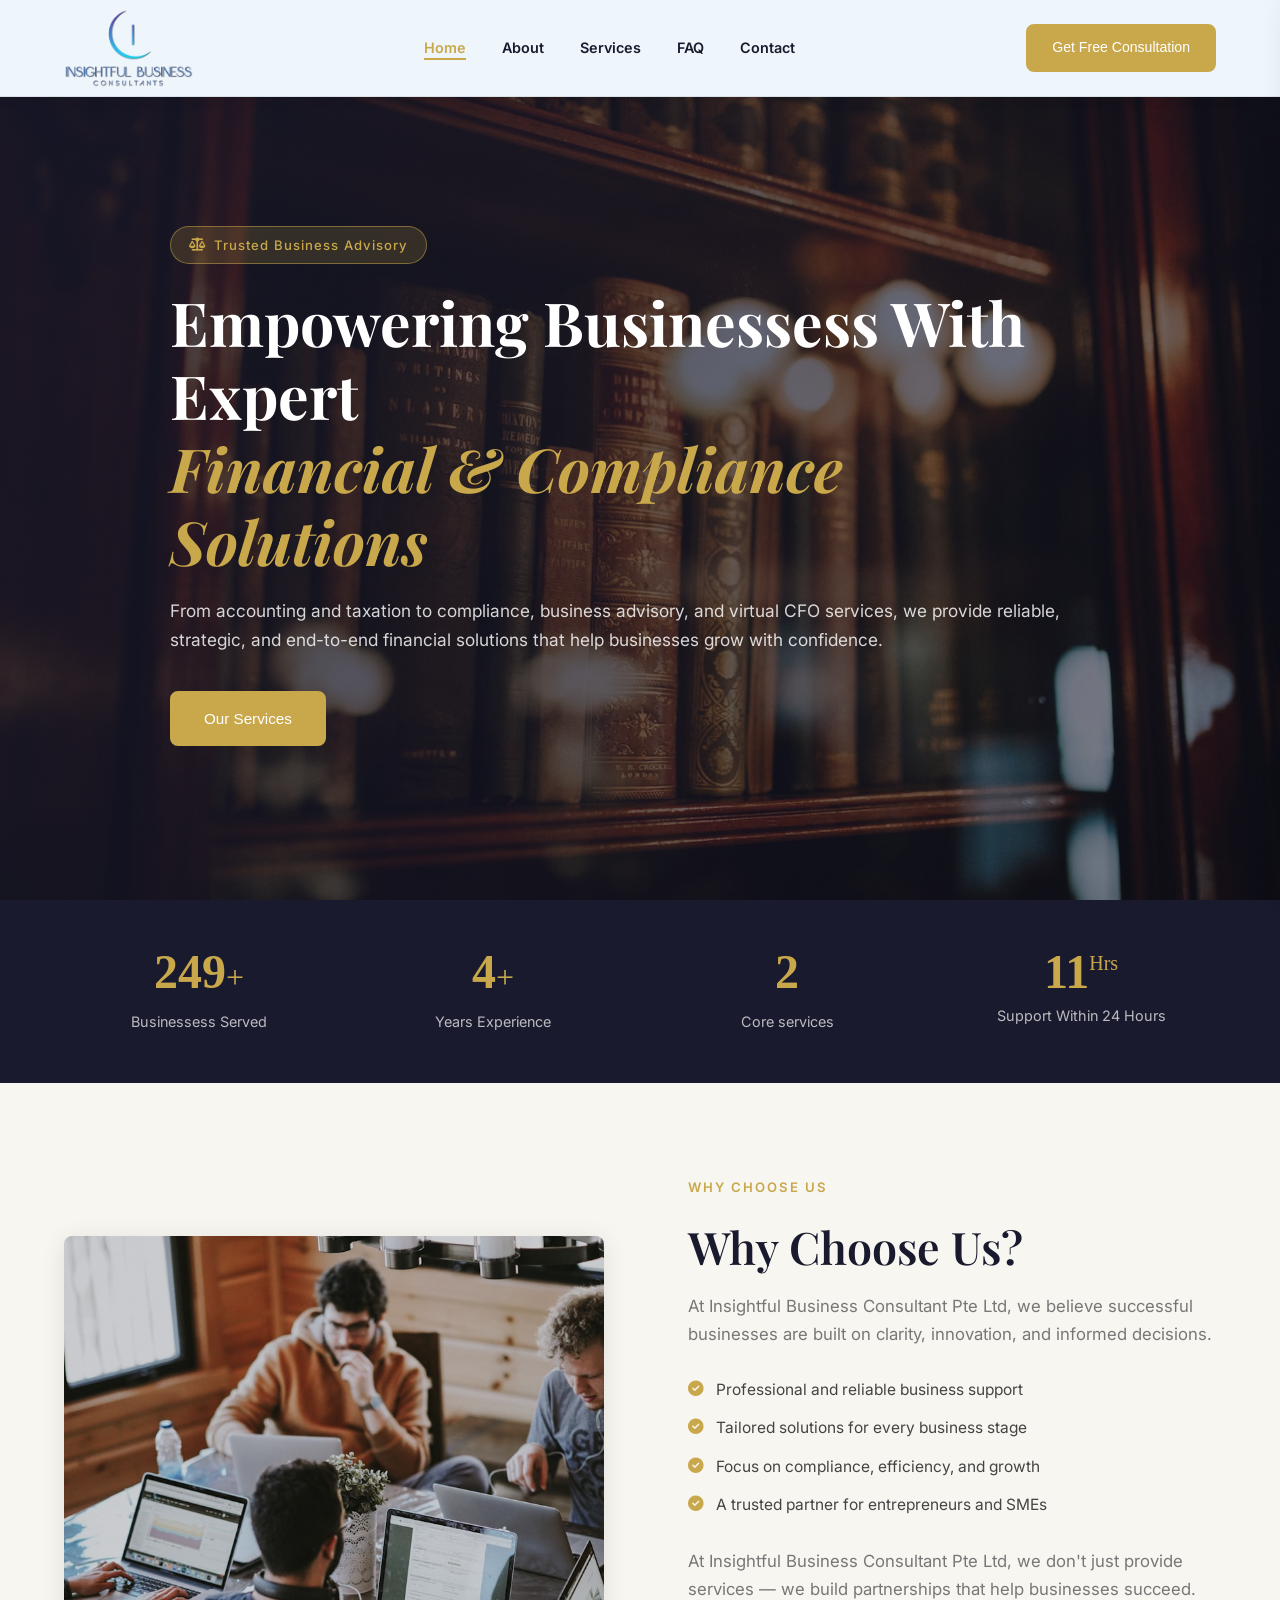
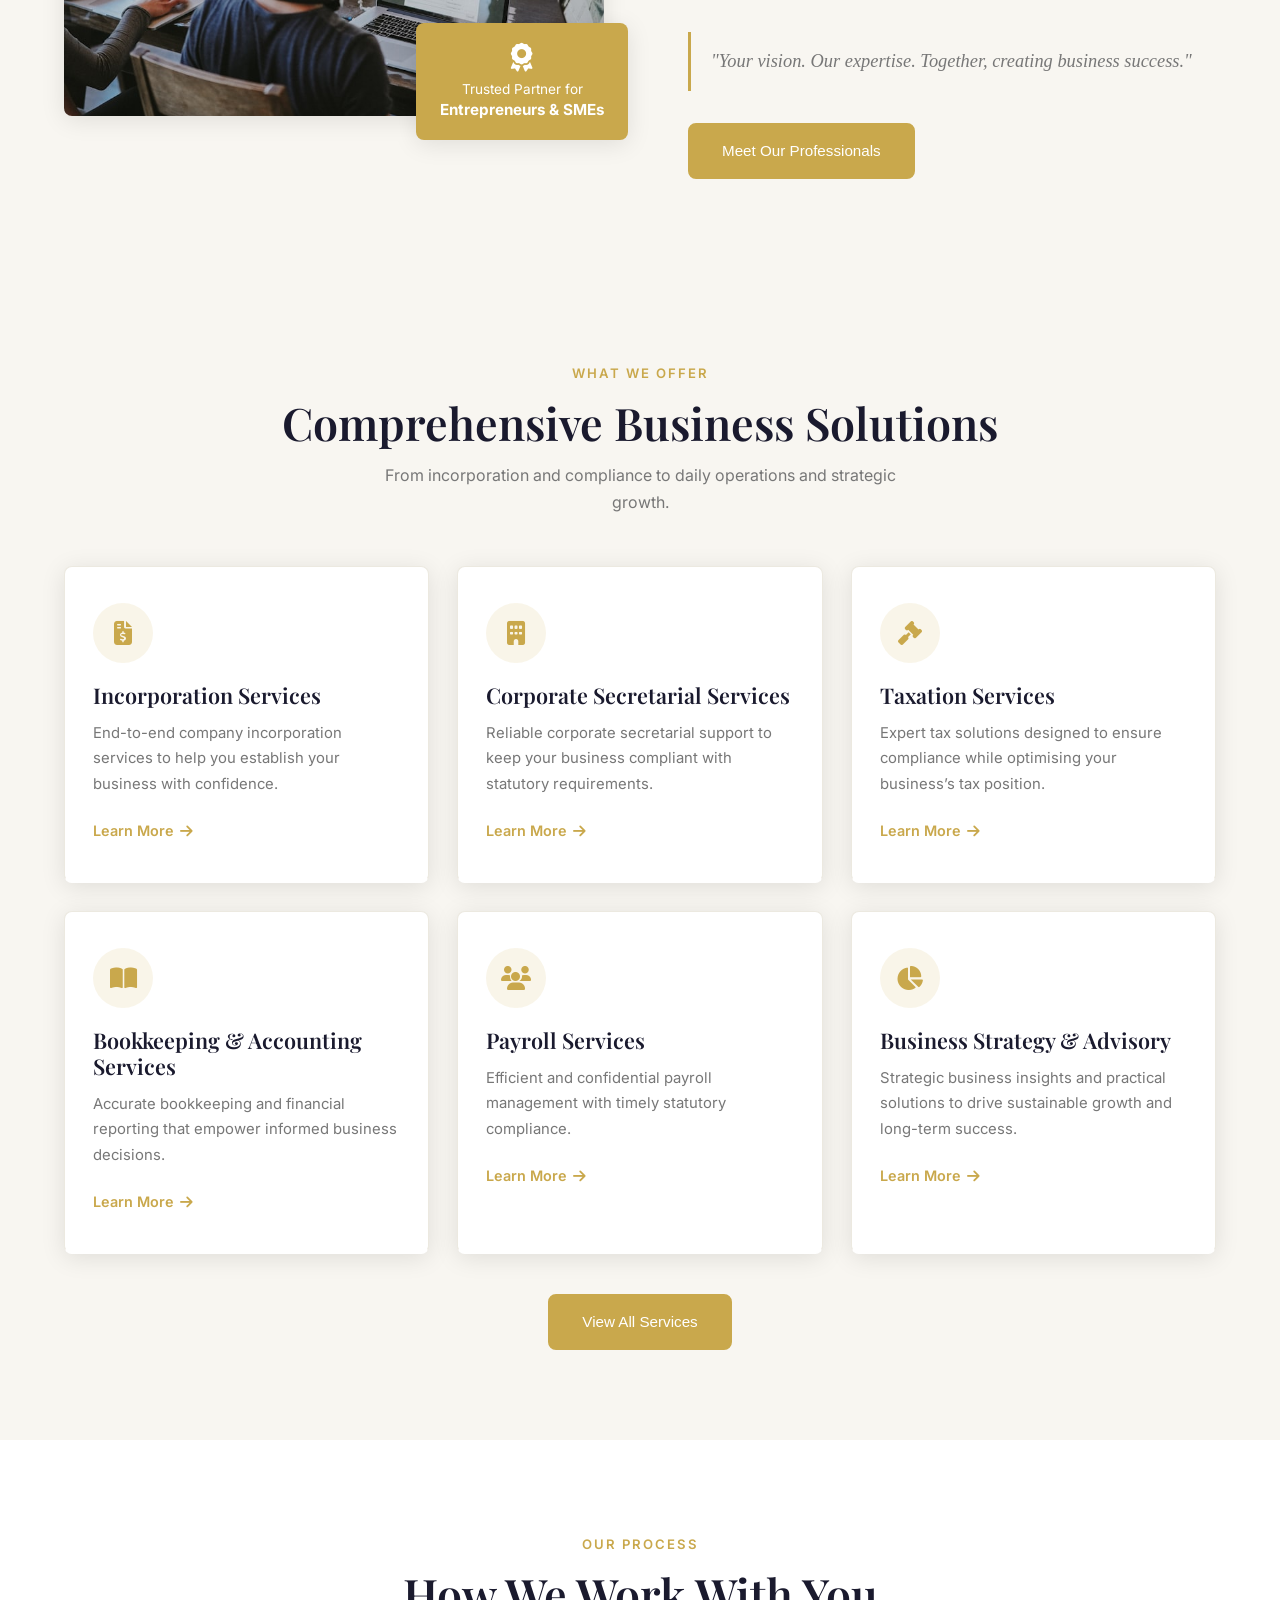
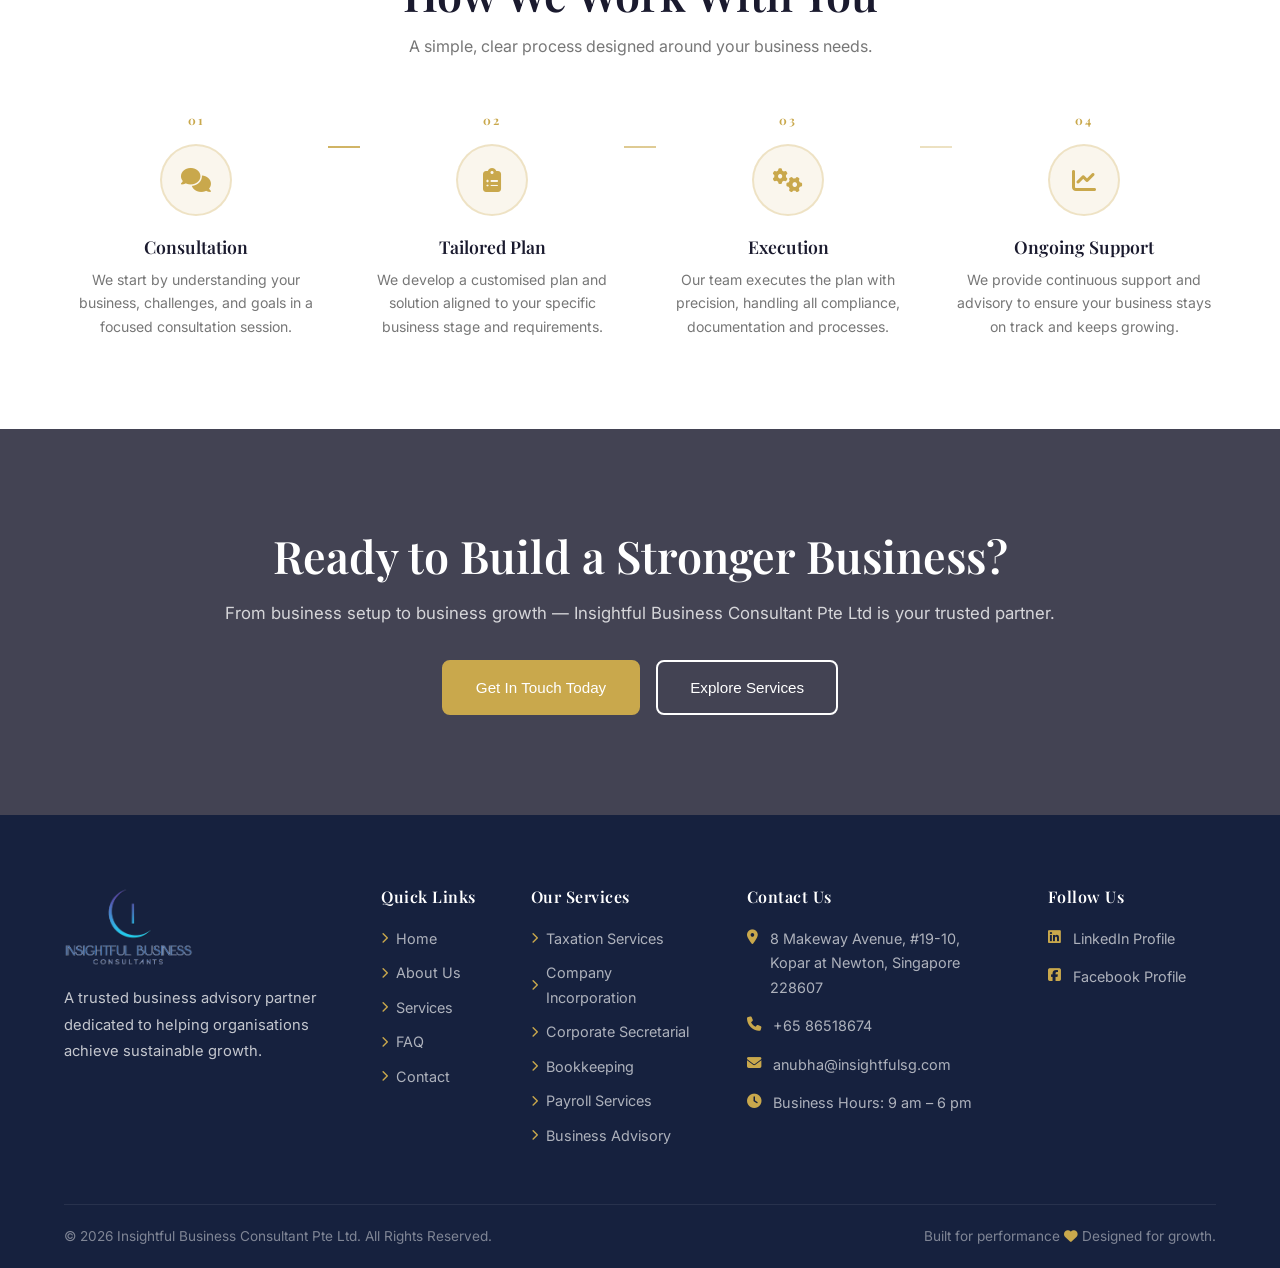
<file: index.html>
<!DOCTYPE html>
<html lang="en">
    <head>
        <meta charset="UTF-8">
        <meta name="viewport" content="width=device-width, initial-scale=1.0">
        <!-- Primary Meta Tags -->
        <title>Insightful Business Consultant | Corporate Strategy & Advisory
            Singapore</title>

        <!-- Favicon -->
        <link rel="icon" type="image/x-icon" href="images/favicon.ico">

        <!-- PNG Favicons -->
        <link rel="icon" type="image/png" sizes="32x32"
            href="images/favicon.png">

        <!-- Apple Touch Icon -->
        <link rel="apple-touch-icon" sizes="180x180"
            href="images/favicon.png">

        <link rel="preconnect" href="https://fonts.googleapis.com">
        <link rel="preconnect" href="https://fonts.gstatic.com" crossorigin>
        <link
            href="https://fonts.googleapis.com/css2?family=Inter:wght@300;400;500;600;700&family=Playfair+Display:ital,wght@0,600;0,700;1,600&display=swap"
            rel="stylesheet">
        <link rel="stylesheet"
            href="https://cdnjs.cloudflare.com/ajax/libs/font-awesome/6.5.0/css/all.min.css">
        <link rel="stylesheet"
            href="css/slick.css">
        <!-- AOS - Animate On Scroll CSS -->
        <link rel="stylesheet"
            href="css/aos.css">
        <link rel="stylesheet" href="css/style.css">
        <link rel="stylesheet" href="css/responsive.css">
    </head>
    <body>

        <!-- ===== HEADER ===== -->
        <header class="site-header" id="siteHeader" data-aos="fade-down"
            data-aos-duration="600" data-aos-once="true">
            <div class="container header-inner">
                <a href="https://sukantabyabortta.github.io/insightfulsg"
                    class="logo">
                    <img src="images/logo3.png"
                        alt="Insightful Business Consultant"
                        onerror="this.style.display='none'; this.nextElementSibling.style.display='flex'">
                    <span
                        class="logo-text-fallback">Insightful<span>BC</span></span>
                </a>
                <nav class="main-nav" id="mainNav">
                    <ul class="nav-list">
                        <li><a
                                href="https://sukantabyabortta.github.io/insightfulsg"
                                class="nav-link active">Home</a></li>
                        <li><a href="about.html" class="nav-link">About</a></li>
                        <li><a href="services.html"
                                class="nav-link">Services</a></li>
                        <li><a href="faq.html"
                                class="nav-link">FAQ</a></li>
                        <li><a href="contact.html"
                                class="nav-link">Contact</a></li>
                    </ul>
                </nav>
                <a href="contact.html" class="btn btn-primary header-cta">Get
                    Free
                    Consultation</a>
                <button class="hamburger" id="hamburger"
                    aria-label="Toggle menu">
                    <span></span><span></span><span></span>
                </button>
            </div>
            <div class="mobile-nav-overlay" id="mobileNavOverlay"></div>
            <nav class="mobile-nav" id="mobileNav">
                <button class="mobile-nav-close" id="mobileNavClose"><i
                        class="fa fa-times"></i></button>
                <ul class="mobile-nav-list">
                    <li><a
                            href="https://sukantabyabortta.github.io/insightfulsg"
                            class="active">Home</a></li>
                    <li><a href="about.html">About</a></li>
                    <li><a href="services.html">Services</a></li>
                    <li><a href="faq.html">FAQ</a></li>
                    <li><a href="contact.html">Contact</a></li>
                </ul>
                <a href="contact.html" class="btn btn-primary mobile-cta">Get
                    Free
                    Consultation</a>
            </nav>
        </header>

        <main>

            <!-- ===== HERO ===== -->
            <section class="hero-section">
                <div class="hero-slider" id="heroSlider">
                    <div class="hero-slide"
                        style="background-image: url('images/hero-slide-1-business-advisory.jpg');">
                        <div class="hero-overlay"></div>
                        <div class="container hero-content">
                            <span class="hero-badge" data-aos="fade-down"
                                data-aos-duration="800"><i
                                    class="fa fa-balance-scale"></i> Trusted
                                Business Advisory</span>
                            <h1 data-aos="fade-up" data-aos-duration="800"
                                data-aos-delay="100">Empowering Businessess With
                                Expert <br><em>Financial & Compliance
                                    Solutions</em></h1>
                            <p data-aos="fade-up" data-aos-duration="800"
                                data-aos-delay="200">From accounting and
                                taxation to compliance, business advisory, and
                                virtual CFO services, we provide reliable,
                                strategic, and end-to-end financial solutions
                                that help businesses grow with confidence.</p>
                            <div class="hero-btns" data-aos="fade-up"
                                data-aos-duration="800" data-aos-delay="300">
                                <!-- <a href="contact.html"
                                    class="btn btn-primary">Get Free
                                    Consultation</a> -->
                                <a href="services.html"
                                    class="btn btn-primary">Our Services</a>
                            </div>
                        </div>
                    </div>
                    <!-- <div class="hero-slide"
                        style="background-image: url('images/hero-slide-2-team-meeting.jpg');">
                        <div class="hero-overlay"></div>
                        <div class="container hero-content">
                            <span class="hero-badge" data-aos="fade-down"
                                data-aos-duration="800"><i
                                    class="fa fa-handshake"></i> Compliance
                                &amp; Growth</span>
                            <h1 data-aos="fade-up" data-aos-duration="800"
                                data-aos-delay="100">Transforming
                                Insights<br><em>Into
                                    Strategies.</em></h1>
                            <p data-aos="fade-up" data-aos-duration="800"
                                data-aos-delay="200">From business setup to
                                strategic growth &mdash;
                                we are your trusted partner every step of the
                                way.</p>
                            <div class="hero-btns" data-aos="fade-up"
                                data-aos-duration="800" data-aos-delay="300">
                                <a href="about.html"
                                    class="btn btn-primary">About Us</a>
                                <a href="contact.html"
                                    class="btn btn-outline">Get In Touch</a>
                            </div>
                        </div>
                    </div>
                    <div class="hero-slide"
                        style="background-image: url('images/hero-slide-3-entrepreneur.jpg');">
                        <div class="hero-overlay"></div>
                        <div class="container hero-content">
                            <span class="hero-badge" data-aos="fade-down"
                                data-aos-duration="800"><i
                                    class="fa fa-chart-line"></i> SME
                                Specialists</span>
                            <h1 data-aos="fade-up" data-aos-duration="800"
                                data-aos-delay="100">Built for
                                Entrepreneurs<br><em>&amp;
                                    SMEs.</em></h1>
                            <p data-aos="fade-up" data-aos-duration="800"
                                data-aos-delay="200">Tailored solutions for
                                every business stage
                                &mdash; compliance, efficiency, and growth in
                                one place.</p>
                            <div class="hero-btns" data-aos="fade-up"
                                data-aos-duration="800" data-aos-delay="300">
                                <a href="services.html"
                                    class="btn btn-primary">Explore Services</a>
                                <a href="about.html"
                                    class="btn btn-outline">Learn More</a>
                            </div>
                        </div>
                    </div> -->
                </div>
            </section>

            <!-- ===== TRUST BAR ===== -->
            <!-- <section class="trust-bar" data-aos="fade-up"
                data-aos-duration="600">
                <div class="container trust-bar-grid">
                    <div class="trust-item" data-aos="fade-up"
                        data-aos-duration="700">
                        <i class="fa fa-shield-halved"></i>
                        <span>Professional &amp; Reliable</span>
                    </div>
                    <div class="trust-item" data-aos="fade-up"
                        data-aos-duration="700" data-aos-delay="100">
                        <i class="fa fa-handshake"></i>
                        <span>Trusted by Entrepreneurs &amp; SMEs</span>
                    </div>
                    <div class="trust-item" data-aos="fade-up"
                        data-aos-duration="700" data-aos-delay="200">
                        <i class="fa fa-scale-balanced"></i>
                        <span>Compliance Focused</span>
                    </div>
                    <div class="trust-item" data-aos="fade-up"
                        data-aos-duration="700" data-aos-delay="300">
                        <i class="fa fa-chart-line"></i>
                        <span>Growth Driven Solutions</span>
                    </div>
                </div>
            </section> -->

            <!-- ===== STATS ===== -->
            <section class="stats-bar">
                <div class="container stats-grid">
                    <div class="stat-item" data-aos="zoom-in"
                        data-aos-duration="700">
                        <span class="stat-num" data-count="500">0</span><span
                            class="stat-suffix">+</span>
                        <p>Businessess Served</p>
                    </div>
                    <div class="stat-item" data-aos="zoom-in"
                        data-aos-duration="700" data-aos-delay="100">
                        <span class="stat-num" data-count="10">0</span><span
                            class="stat-suffix">+</span>
                        <p>Years Experience</p>
                    </div>
                    <div class="stat-item" data-aos="zoom-in"
                        data-aos-duration="700" data-aos-delay="200">
                        <span class="stat-num" data-count="6">0</span><span
                            class="stat-suffix"></span>
                        <p>Core services</p>
                    </div>
                    <div class="stat-item" data-aos="zoom-in"
                        data-aos-duration="700" data-aos-delay="300">
                        <span class="stat-num" data-count="24">0</span><span
                            class="stat-suffix"
                            style="position: relative; top: -18px; font-size: 20px;">Hrs</span>
                        <p>Support Within 24 Hours</p>
                    </div>
                </div>
            </section>

            <!-- ===== WHY US ===== -->
            <section class="why-section section-pad bg-light">
                <div class="container why-grid">
                    <div class="why-image-col" data-aos="fade-right"
                        data-aos-duration="900">
                        <div class="img-frame">
                            <img src="images/why-choose-us-team.jpg"
                                alt="Why Choose Insightful BC">
                            <div class="img-badge-card">
                                <i class="fa fa-award"></i>
                                <p>Trusted Partner for<br><strong>Entrepreneurs
                                        &amp; SMEs</strong></p>
                            </div>
                        </div>
                    </div>
                    <div class="why-content-col" data-aos="fade-left"
                        data-aos-duration="900">
                        <span class="section-label">Why Choose Us</span>
                        <h2>Why Choose Us?</h2>
                        <p class="lead-text">At Insightful Business Consultant
                            Pte Ltd, we believe successful businesses are built
                            on clarity, innovation, and informed decisions.</p>
                        <ul class="why-list">
                            <li><i class="fa fa-check-circle"></i> Professional
                                and reliable business support</li>
                            <li><i class="fa fa-check-circle"></i> Tailored
                                solutions for every business stage</li>
                            <li><i class="fa fa-check-circle"></i> Focus on
                                compliance, efficiency, and growth</li>
                            <li><i class="fa fa-check-circle"></i> A trusted
                                partner for entrepreneurs and SMEs</li>
                        </ul>
                        <p class="lead-text">At Insightful Business Consultant
                            Pte Ltd, we don't just provide services &mdash; we
                            build partnerships that help businesses succeed.</p>
                        <blockquote
                            class="home-quote">"Your vision. Our expertise. Together, creating business success."</blockquote>
                        <a href="about.html#team" class="btn btn-primary">Meet
                            Our
                            Professionals</a>
                    </div>
                </div>
            </section>

            <!-- ===== SERVICES ===== -->
            <section class="services-preview section-pad bg-light">
                <div class="container">
                    <div class="section-header text-center" data-aos="fade-up"
                        data-aos-duration="800">
                        <span class="section-label">What We Offer</span>
                        <h2>Comprehensive Business Solutions</h2>
                        <p>From incorporation and compliance to daily operations
                            and strategic growth.</p>
                    </div>
                    <div class="services-grid">
                        <div class="service-card" data-aos="fade-up"
                            data-aos-duration="700">
                            <div class="service-icon"><i
                                    class="fa fa-file-invoice-dollar"></i></div>
                            <h3>Incorporation Services</h3>
                            <p>End-to-end company incorporation services to help
                                you establish your business with confidence.</p>
                            <a href="services.html#taxation"
                                class="card-link">Learn More <i
                                    class="fa fa-arrow-right"></i></a>
                        </div>
                        <div class="service-card" data-aos="fade-up"
                            data-aos-duration="700" data-aos-delay="100">
                            <div class="service-icon"><i
                                    class="fa fa-building"></i></div>
                            <h3>Corporate Secretarial Services</h3>
                            <p>Reliable corporate secretarial support to keep
                                your business compliant with statutory
                                requirements.</p>
                            <a href="services.html#incorporation"
                                class="card-link">Learn More <i
                                    class="fa fa-arrow-right"></i></a>
                        </div>
                        <div class="service-card" data-aos="fade-up"
                            data-aos-duration="700" data-aos-delay="200">
                            <div class="service-icon"><i
                                    class="fa fa-gavel"></i></div>
                            <h3>Taxation Services</h3>
                            <p>Expert tax solutions designed to ensure
                                compliance while optimising your business’s tax
                                position.</p>
                            <a href="services.html#secretarial"
                                class="card-link">Learn More <i
                                    class="fa fa-arrow-right"></i></a>
                        </div>
                        <div class="service-card" data-aos="fade-up"
                            data-aos-duration="700" data-aos-delay="300">
                            <div class="service-icon"><i
                                    class="fa fa-book-open"></i></div>
                            <h3>Bookkeeping & Accounting Services</h3>
                            <p>Accurate bookkeeping and financial reporting that
                                empower informed business decisions.</p>
                            <a href="services.html#bookkeeping"
                                class="card-link">Learn More <i
                                    class="fa fa-arrow-right"></i></a>
                        </div>
                        <div class="service-card" data-aos="fade-up"
                            data-aos-duration="700" data-aos-delay="400">
                            <div class="service-icon"><i
                                    class="fa fa-users"></i></div>
                            <h3>Payroll Services</h3>
                            <p>Efficient and confidential payroll management
                                with timely statutory compliance.</p>
                            <a href="services.html#payroll"
                                class="card-link">Learn More <i
                                    class="fa fa-arrow-right"></i></a>
                        </div>
                        <div class="service-card" data-aos="fade-up"
                            data-aos-duration="700" data-aos-delay="500">
                            <div class="service-icon"><i
                                    class="fa fa-chart-pie"></i></div>
                            <h3>Business Strategy & Advisory</h3>
                            <p>Strategic business insights and practical
                                solutions to drive sustainable growth and
                                long-term success.</p>
                            <a href="services.html#advisory"
                                class="card-link">Learn More <i
                                    class="fa fa-arrow-right"></i></a>
                        </div>
                    </div>
                    <div class="text-center mt-40" data-aos="fade-up"
                        data-aos-duration="700">
                        <a href="services.html" class="btn btn-primary">View All
                            Services</a>
                    </div>
                </div>
            </section>

            <!-- ===== HOW IT WORKS ===== -->
            <section class="how-section section-pad">
                <div class="container">
                    <div class="section-header text-center" data-aos="fade-up"
                        data-aos-duration="800">
                        <span class="section-label">Our Process</span>
                        <h2>How We Work With You</h2>
                        <p>A simple, clear process designed around your business
                            needs.</p>
                    </div>
                    <div class="steps-grid">
                        <div class="step-item" data-aos="fade-up"
                            data-aos-duration="700">
                            <div class="step-num">01</div>
                            <i class="fa fa-comments"></i>
                            <h3>Consultation</h3>
                            <p>We start by understanding your business,
                                challenges, and goals in a focused consultation
                                session.</p>
                        </div>
                        <div class="step-item" data-aos="fade-up"
                            data-aos-duration="700" data-aos-delay="100">
                            <div class="step-num">02</div>
                            <i class="fa fa-clipboard-list"></i>
                            <h3>Tailored Plan</h3>
                            <p>We develop a customised plan and solution aligned
                                to your specific business stage and
                                requirements.</p>
                        </div>
                        <div class="step-item" data-aos="fade-up"
                            data-aos-duration="700" data-aos-delay="200">
                            <div class="step-num">03</div>
                            <i class="fa fa-cogs"></i>
                            <h3>Execution</h3>
                            <p>Our team executes the plan with precision,
                                handling all compliance, documentation and
                                processes.</p>
                        </div>
                        <div class="step-item" data-aos="fade-up"
                            data-aos-duration="700" data-aos-delay="300">
                            <div class="step-num">04</div>
                            <i class="fa fa-chart-line"></i>
                            <h3>Ongoing Support</h3>
                            <p>We provide continuous support and advisory to
                                ensure your business stays on track and keeps
                                growing.</p>
                        </div>
                    </div>
                </div>
            </section>

            <!-- ===== CTA BANNER ===== -->
            <section class="cta-banner">
                <div class="cta-overlay"></div>
                <div class="container cta-content" data-aos="zoom-in"
                    data-aos-duration="800">
                    <h2>Ready to Build a Stronger Business?</h2>
                    <p>From business setup to business growth &mdash; Insightful
                        Business Consultant Pte Ltd is your trusted partner.</p>
                    <div class="cta-btns">
                        <a href="contact.html" class="btn btn-primary">Get In
                            Touch Today</a>
                        <a href="services.html" class="btn btn-outline">Explore
                            Services</a>
                    </div>
                </div>
            </section>

        </main>

        <!-- ===== FOOTER ===== -->
        <footer class="site-footer">
            <div class="container footer-grid">
                <div class="footer-col footer-about" data-aos="fade-up"
                    data-aos-duration="700">
                    <a href="https://sukantabyabortta.github.io/insightfulsg"
                        class="footer-logo">
                        <img src="images/logo3.png" alt="Insightful BC"
                            onerror="this.style.display='none'; this.nextElementSibling.style.display='inline'">
                        <span class="logo-text-fallback"
                            style="display:none">Insightful<span>BC</span></span>
                    </a>
                    <p>A trusted business advisory partner dedicated to helping
                        organisations achieve sustainable growth.</p>
                    <!-- <div class="social-links">
                        <a
                            href="https://www.linkedin.com/in/anubha-jain-bajoria"
                            target="_blank" rel="noopener"><i
                                class="fab fa-linkedin-in"></i></a>
                        <a
                            href="#"
                            target="_blank" rel="noopener"><i
                                class="fab fa-facebook-f"></i></a>
                    </div> -->
                </div>
                <div class="footer-col" data-aos="fade-up"
                    data-aos-duration="700" data-aos-delay="100">
                    <h4>Quick Links</h4>
                    <ul>
                        <li><a
                                href="https://sukantabyabortta.github.io/insightfulsg"><i
                                    class="fa fa-chevron-right"></i>
                                Home</a></li>
                        <li><a href="about.html"><i
                                    class="fa fa-chevron-right"></i> About
                                Us</a></li>
                        <li><a href="services.html"><i
                                    class="fa fa-chevron-right"></i>
                                Services</a></li>
                        <li><a href="faq.html"><i
                                    class="fa fa-chevron-right"></i>
                                FAQ</a></li>
                        <li><a href="contact.html"><i
                                    class="fa fa-chevron-right"></i>
                                Contact</a></li>
                    </ul>
                </div>
                <div class="footer-col" data-aos="fade-up"
                    data-aos-duration="700" data-aos-delay="200">
                    <h4>Our Services</h4>
                    <ul>
                        <li><a href="services.html#taxation"><i
                                    class="fa fa-chevron-right"></i> Taxation
                                Services</a></li>
                        <li><a href="services.html#incorporation"><i
                                    class="fa fa-chevron-right"></i> Company
                                Incorporation</a></li>
                        <li><a href="services.html#secretarial"><i
                                    class="fa fa-chevron-right"></i> Corporate
                                Secretarial</a></li>
                        <li><a href="services.html#bookkeeping"><i
                                    class="fa fa-chevron-right"></i>
                                Bookkeeping</a></li>
                        <li><a href="services.html#payroll"><i
                                    class="fa fa-chevron-right"></i> Payroll
                                Services</a></li>
                        <li><a href="services.html#advisory"><i
                                    class="fa fa-chevron-right"></i> Business
                                Advisory</a></li>
                    </ul>
                </div>
                <div class="footer-col" data-aos="fade-up"
                    data-aos-duration="700" data-aos-delay="300">
                    <h4>Contact Us</h4>
                    <ul class="contact-list">
                        <li><i class="fa fa-map-marker-alt"></i> 8 Makeway
                            Avenue, #19-10, Kopar at Newton, Singapore
                            228607</li>
                        <li><i class="fa fa-phone"></i> <a
                                href="tel:+6599999999">+65 86518674</a></li>
                        <li><i class="fa fa-envelope"></i> <a
                                href="mailto:anubha@insightfulsg.com">anubha@insightfulsg.com</a></li>
                        <li><i class="fa fa-clock"></i> Business Hours: 9 am – 6
                            pm</li>
                    </ul>
                </div>
                <div class="footer-col" data-aos="fade-up"
                    data-aos-duration="700" data-aos-delay="200">
                    <h4>Follow Us</h4>
                    <ul class="contact-list">
                        <li><i class="fab fa-linkedin"></i> <a
                                href="https://www.linkedin.com/in/anubha-jain-bajoria"
                                target="_blank" rel="noopener">LinkedIn
                                Profile</a></li>
                        <li><i class="fab fa-facebook-square"></i> <a
                                href="#"
                                target="_blank" rel="noopener">Facebook
                                Profile</a></li>
                    </ul>
                </div>
            </div>
            <div class="footer-bottom">
                <div class="container footer-bottom-inner">
                    <p>&copy; 2026 Insightful Business Consultant Pte Ltd. All
                        Rights Reserved.</p>
                    <p>Built for performance <i class="fa fa-heart"
                            style="color:#c9a84c"></i> Designed for growth.</p>
                </div>
            </div>
        </footer>

        <a href="#" class="back-to-top" id="backToTop"><i
                class="fa fa-chevron-up"></i></a>

        <script src="https://code.jquery.com/jquery-3.7.1.min.js"></script>
        <script
            src="js/slick.min.js"></script>
        <!-- AOS - Animate On Scroll JS -->
        <script
            src="js/aos.js"></script>

        <script src="js/custom.js"></script>
    </body>
</html>
</file>
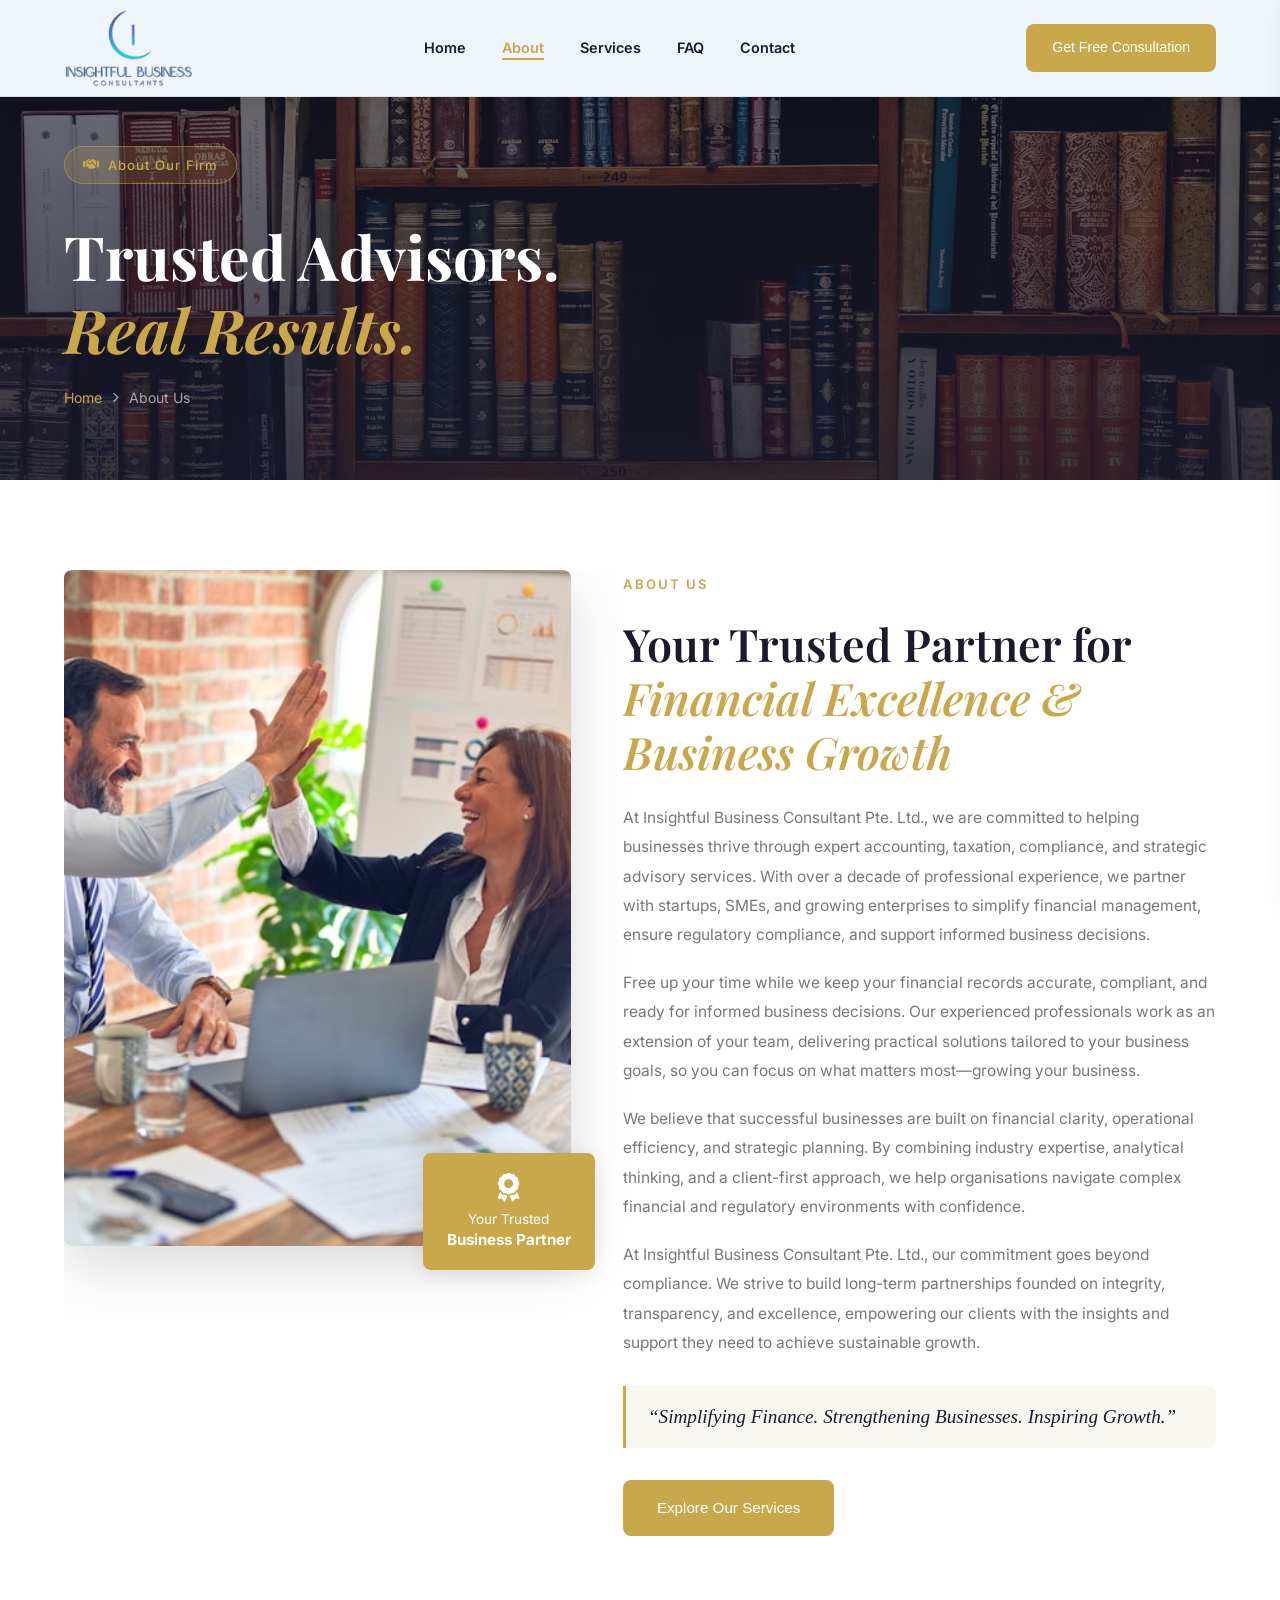
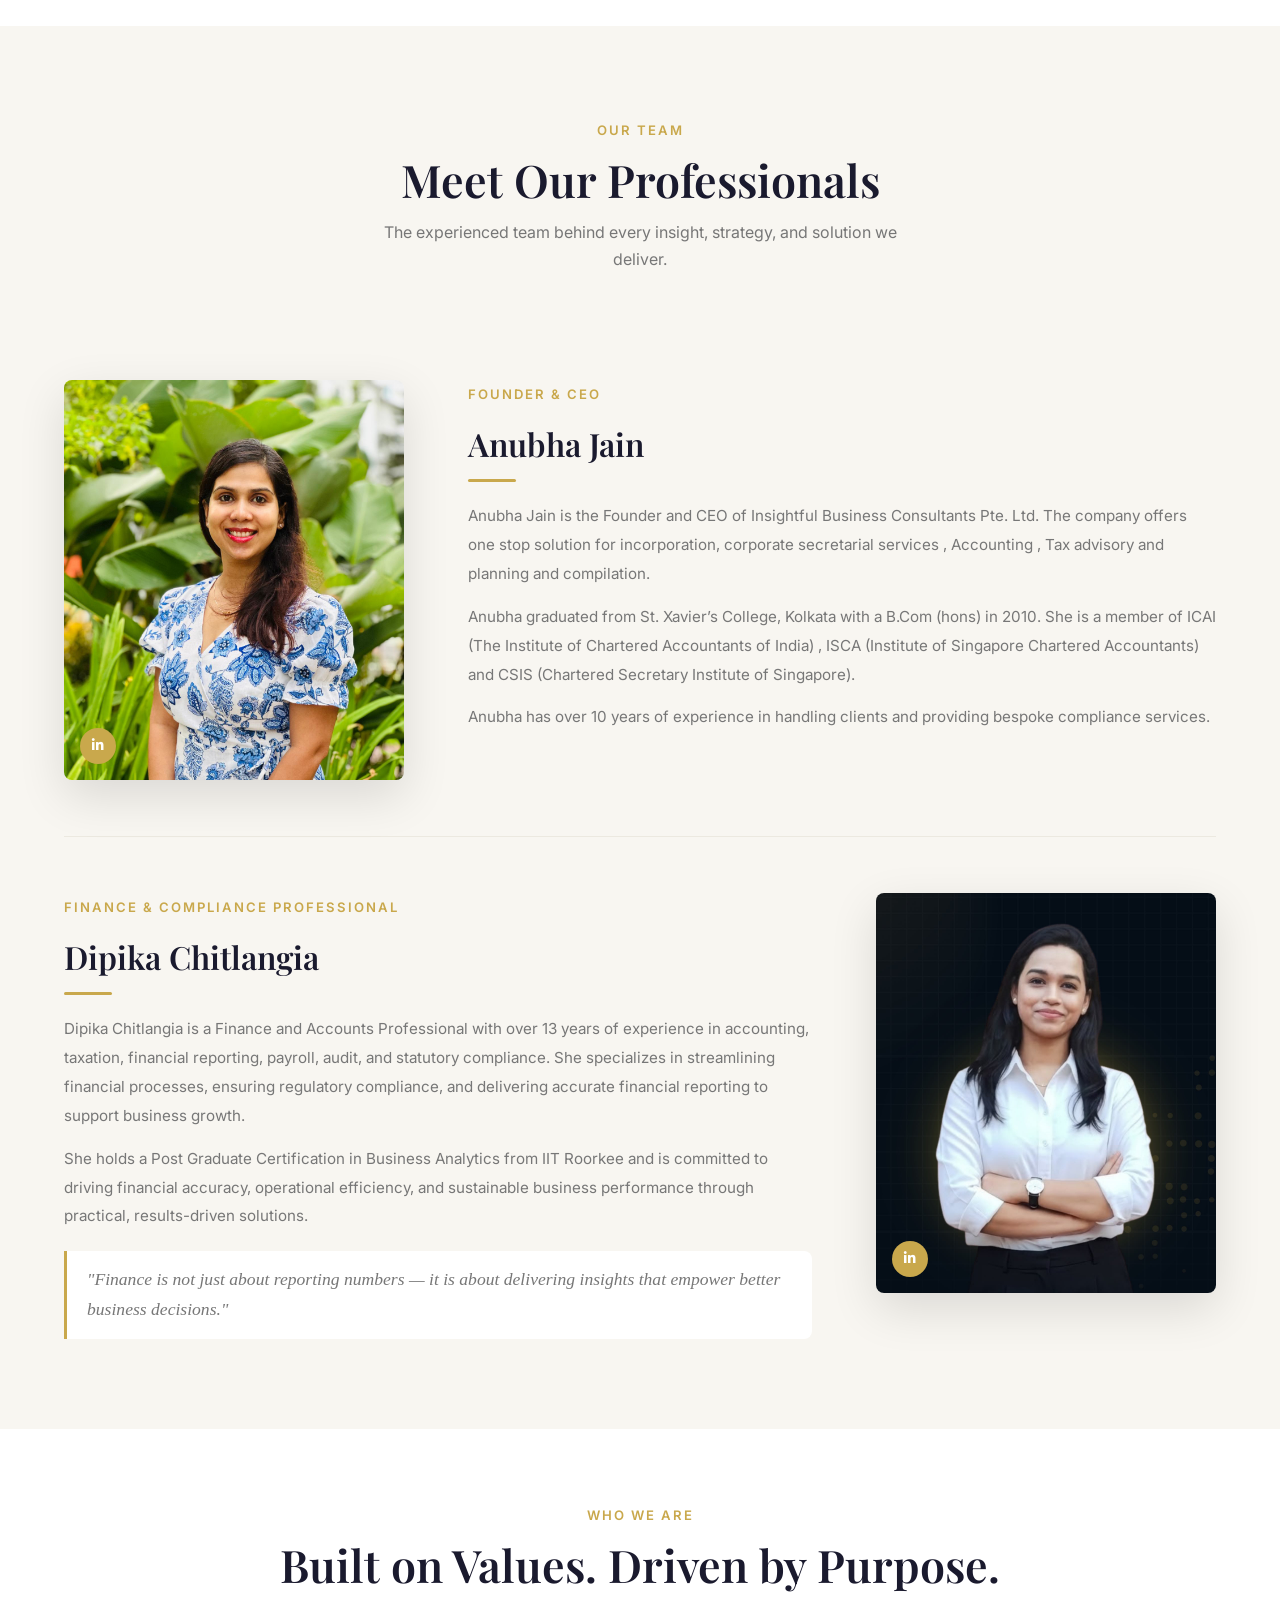
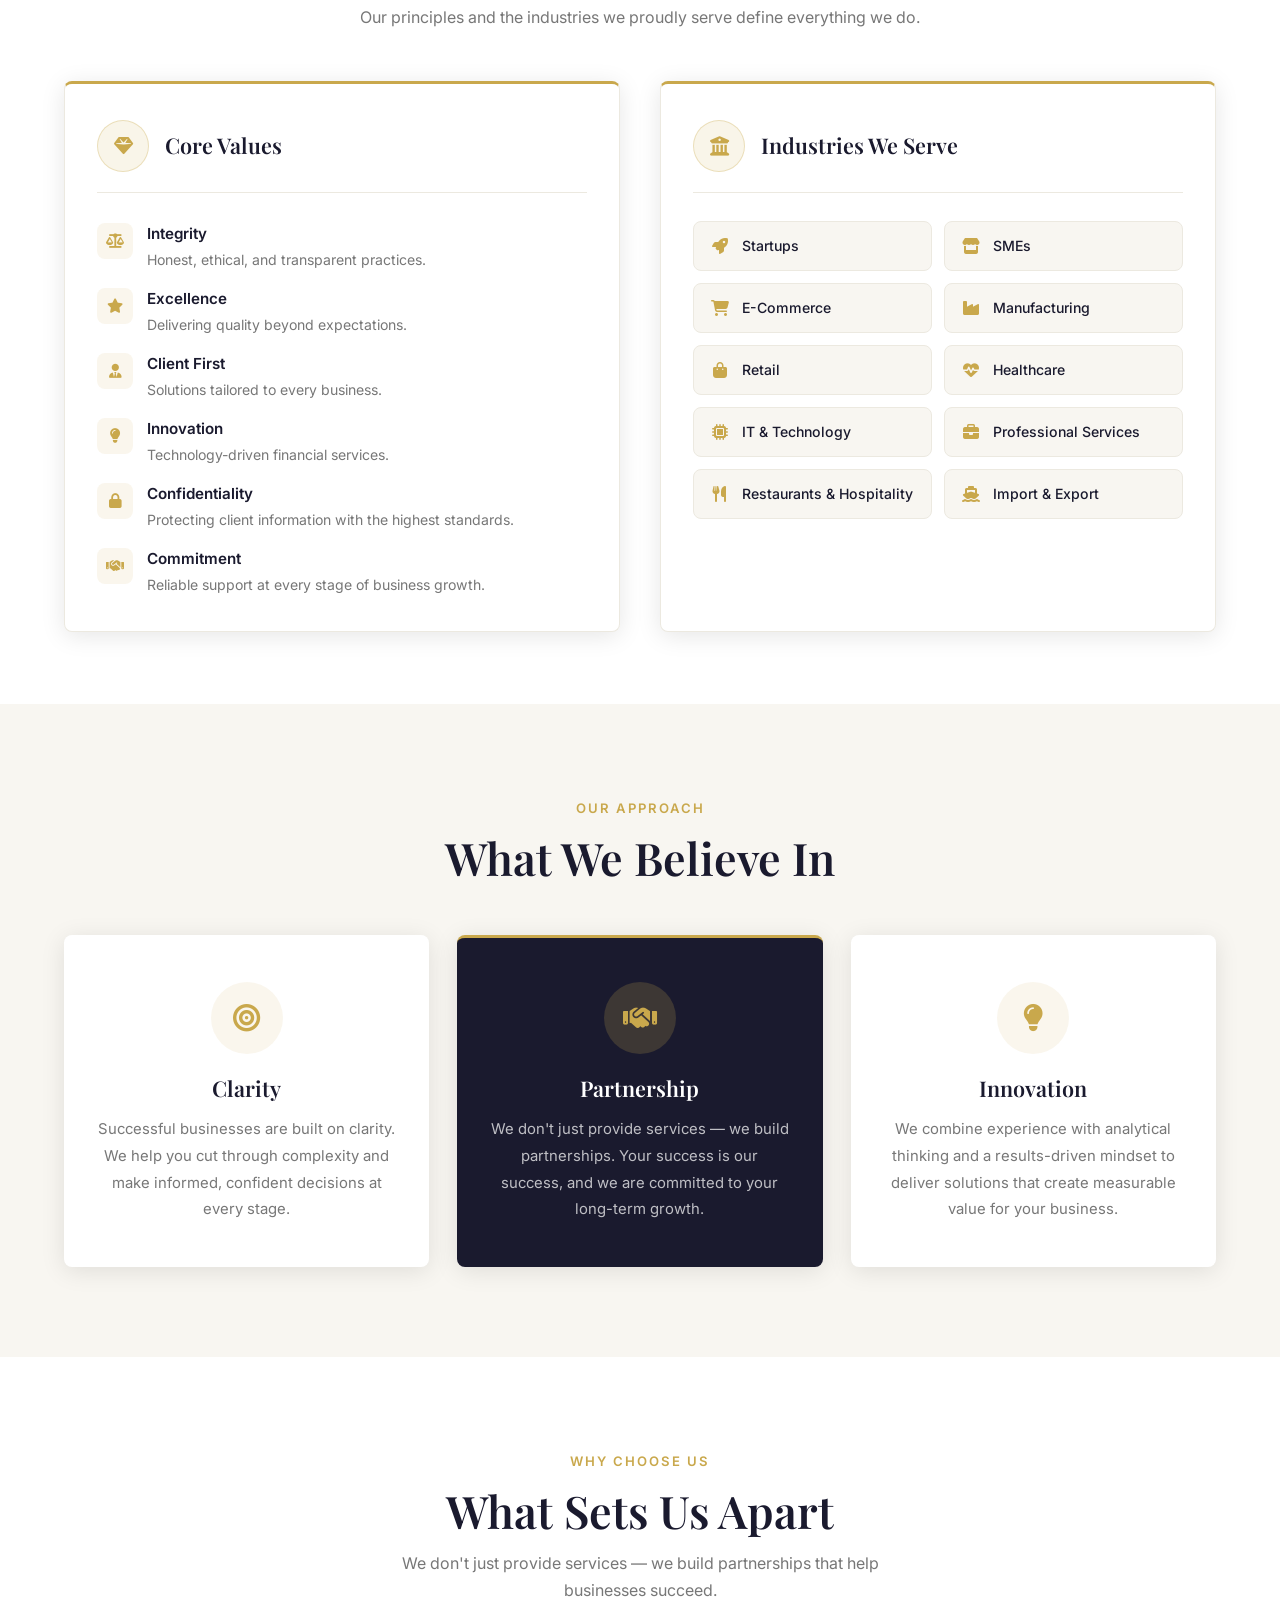
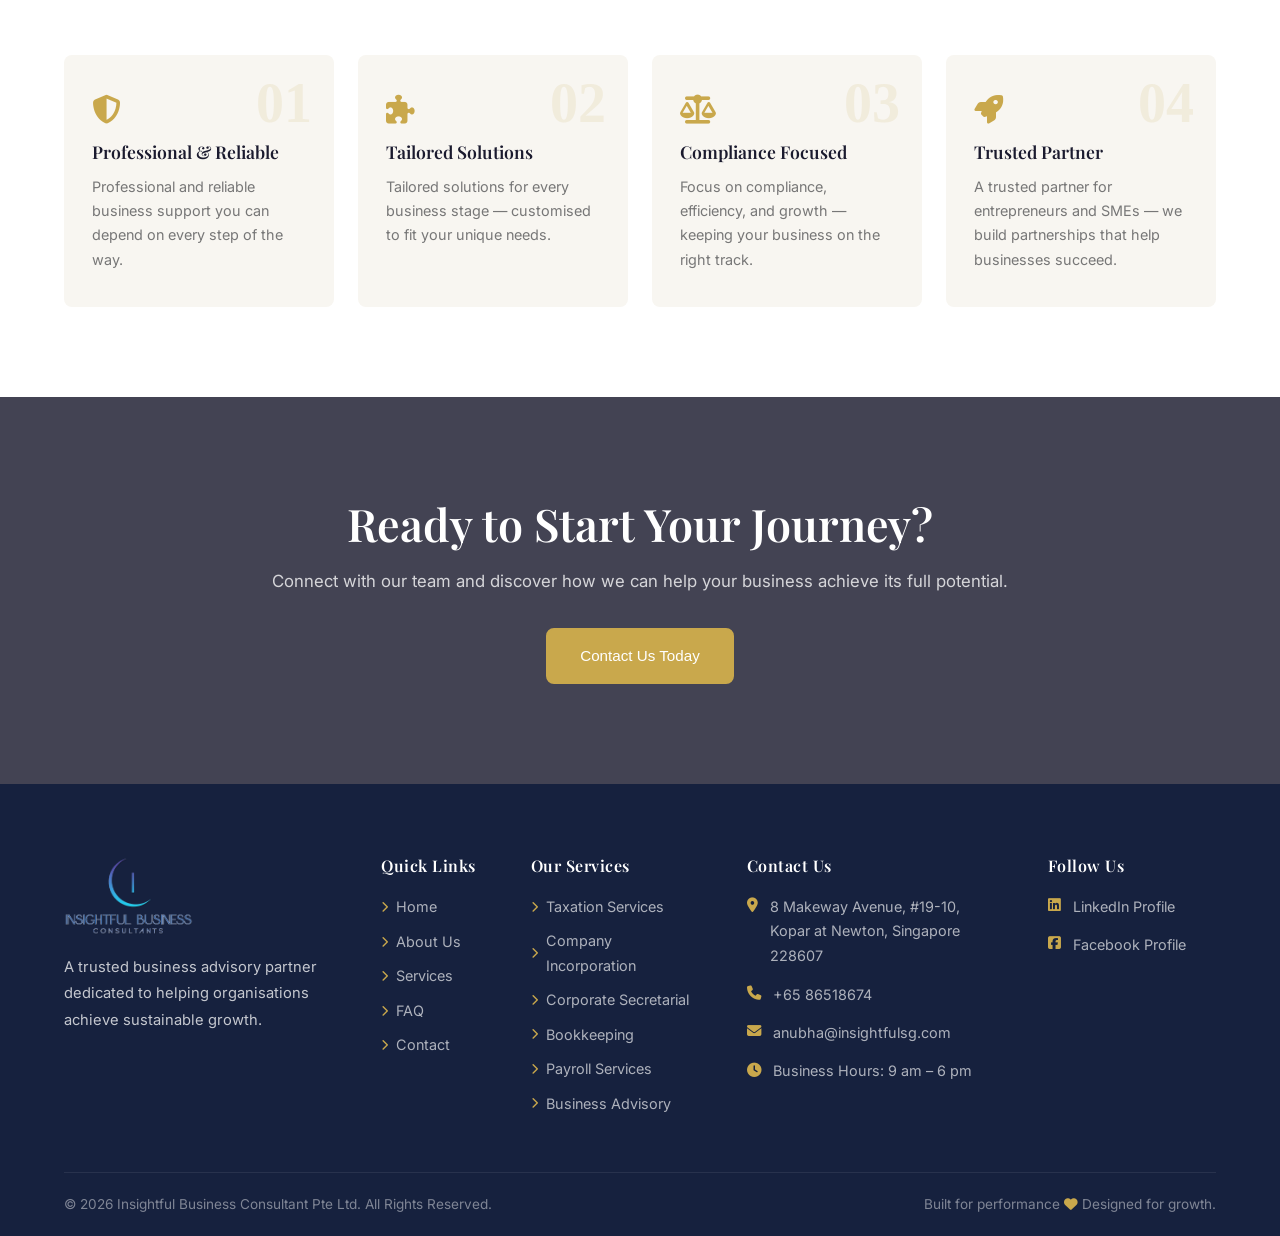
<file: about.html>
<!DOCTYPE html>
<html lang="en">
    <head>
        <meta charset="UTF-8">
        <meta name="viewport" content="width=device-width, initial-scale=1.0">
        <!-- Primary Meta Tags -->
        <title>About Us | Insightful Business Consultant Singapore</title>

        <!-- Favicon -->
        <link rel="icon" type="image/x-icon" href="images/favicon.ico">

        <!-- PNG Favicons -->
        <link rel="icon" type="image/png" sizes="32x32"
            href="images/favicon.png">

        <!-- Apple Touch Icon -->
        <link rel="apple-touch-icon" sizes="180x180"
            href="images/favicon.png">

        <link rel="preconnect" href="https://fonts.googleapis.com">
        <link rel="preconnect" href="https://fonts.gstatic.com" crossorigin>
        <link
            href="https://fonts.googleapis.com/css2?family=Inter:wght@300;400;500;600;700&family=Playfair+Display:ital,wght@0,600;0,700;1,600&display=swap"
            rel="stylesheet">
        <link rel="stylesheet"
            href="https://cdnjs.cloudflare.com/ajax/libs/font-awesome/6.5.0/css/all.min.css">
        <link rel="stylesheet"
            href="css/slick.css">
        <!-- AOS - Animate On Scroll CSS -->
        <link rel="stylesheet"
            href="css/aos.css">
        <link rel="stylesheet" href="css/style.css">
        <link rel="stylesheet" href="css/responsive.css">
    </head>
    <body>

        <!-- ===== HEADER ===== -->
        <header class="site-header" id="siteHeader" data-aos="fade-down"
            data-aos-duration="600" data-aos-once="true">
            <div class="container header-inner">
                <a href="https://sukantabyabortta.github.io/insightfulsg"
                    class="logo">
                    <img src="images/logo3.png"
                        alt="Insightful Business Consultant"
                        onerror="this.style.display='none'; this.nextElementSibling.style.display='flex'">
                    <span
                        class="logo-text-fallback">Insightful<span>BC</span></span>
                </a>
                <nav class="main-nav" id="mainNav">
                    <ul class="nav-list">
                        <li><a
                                href="https://sukantabyabortta.github.io/insightfulsg"
                                class="nav-link">Home</a></li>
                        <li><a href="about.html"
                                class="nav-link active">About</a></li>
                        <li><a href="services.html"
                                class="nav-link">Services</a></li>
                        <li><a href="faq.html"
                                class="nav-link">FAQ</a></li>
                        <li><a href="contact.html"
                                class="nav-link">Contact</a></li>
                    </ul>
                </nav>
                <a href="contact.html" class="btn btn-primary header-cta">Get
                    Free
                    Consultation</a>
                <button class="hamburger" id="hamburger"
                    aria-label="Toggle menu">
                    <span></span><span></span><span></span>
                </button>
            </div>
            <div class="mobile-nav-overlay" id="mobileNavOverlay"></div>
            <nav class="mobile-nav" id="mobileNav">
                <button class="mobile-nav-close" id="mobileNavClose"><i
                        class="fa fa-times"></i></button>
                <ul class="mobile-nav-list">
                    <li><a
                            href="https://sukantabyabortta.github.io/insightfulsg">Home</a></li>
                    <li><a href="about.html" class="active">About</a></li>
                    <li><a href="services.html">Services</a></li>
                    <li><a href="faq.html">FAQ</a></li>
                    <li><a href="contact.html">Contact</a></li>
                </ul>
                <a href="contact.html" class="btn btn-primary mobile-cta">Get
                    Free
                    Consultation</a>
            </nav>
        </header>

        <main>

            <!-- ===== PAGE HERO ===== -->
            <section class="page-hero"
                style="background-image: url('images/about-hero-bg.jpg');">
                <div class="page-hero-overlay"></div>
                <div class="container page-hero-content">
                    <span class="hero-badge" data-aos="fade-down"
                        data-aos-duration="700"><i class="fa fa-handshake"></i>
                        About Our Firm</span>
                    <h1 data-aos="fade-up" data-aos-duration="800"
                        data-aos-delay="100">Trusted Advisors.<br><em>Real
                            Results.</em></h1>
                    <nav class="breadcrumb" data-aos="fade-up"
                        data-aos-duration="800" data-aos-delay="200">
                        <a
                            href="https://sukantabyabortta.github.io/insightfulsg">Home</a>
                        <i
                            class="fa fa-chevron-right"></i> <span>About
                            Us</span>
                    </nav>
                </div>
            </section>

            <!-- ===== ABOUT INTRO ===== -->
            <section class="about-intro section-pad">
                <div class="container about-split">
                    <div class="about-img-col" data-aos="fade-right"
                        data-aos-duration="900">
                        <div class="img-frame">
                            <img src="images/about-intro-team.jpg"
                                alt="About Insightful Business Consultant">
                            <div class="img-badge-card">
                                <i class="fa fa-award"></i>
                                <p>Your Trusted<br><strong>Business
                                        Partner</strong></p>
                            </div>
                        </div>
                    </div>
                    <div class="about-text-col" data-aos="fade-left"
                        data-aos-duration="900">
                        <span class="section-label">About Us</span>
                        <h2>Your Trusted Partner for
                            <br><em>Financial Excellence & Business
                                Growth</em></h2>
                        <p>At Insightful Business Consultant Pte. Ltd., we are
                            committed to helping businesses thrive through
                            expert accounting, taxation, compliance, and
                            strategic advisory services. With over a decade of
                            professional experience, we partner with startups,
                            SMEs, and growing enterprises to simplify financial
                            management, ensure regulatory compliance, and
                            support informed business decisions.</p>
                        <p>Free up your time while we keep your financial
                            records accurate, compliant, and ready for informed
                            business decisions. Our experienced professionals
                            work as an extension of your team, delivering
                            practical solutions tailored to your business goals,
                            so you can focus on what matters most—growing your
                            business.</p>
                        <p>We believe that successful businesses are built on
                            financial clarity, operational efficiency, and
                            strategic planning. By combining industry expertise,
                            analytical thinking, and a client-first approach, we
                            help organisations navigate complex financial and
                            regulatory environments with confidence.</p>
                        <p>
                            At Insightful Business Consultant Pte. Ltd., our
                            commitment goes beyond compliance. We strive to
                            build long-term partnerships founded on integrity,
                            transparency, and excellence, empowering our clients
                            with the insights and support they need to achieve
                            sustainable growth.
                        </p>
                        <div class="about-signature">
                            <blockquote>“Simplifying Finance. Strengthening
                                Businesses. Inspiring Growth.”</blockquote>
                        </div>
                        <a href="services.html" class="btn btn-primary">Explore
                            Our Services</a>
                    </div>
                </div>
            </section>

            <!-- ===== MEET OUR PROFESSIONALS ===== -->
            <section class="team-section section-pad bg-light" id="team">
                <div class="container">
                    <div class="section-header text-center" data-aos="fade-up"
                        data-aos-duration="800">
                        <span class="section-label">Our Team</span>
                        <h2>Meet Our Professionals</h2>
                        <p>The experienced team behind every insight, strategy,
                            and solution we deliver.</p>
                    </div>

                    <!-- Anubha Jain -->
                    <div class="team-block" data-aos="fade-up"
                        data-aos-duration="800">
                        <div class="team-img-col">
                            <div class="team-img-wrap">
                                <img
                                    src="images/anubha-jain.jpg"
                                    alt="Anubha Jain">
                                <div class="team-social">
                                    <a
                                        href="https://www.linkedin.com/in/anubha-jain-bajoria"
                                        target="_blank" rel="noopener"><i
                                            class="fab fa-linkedin-in"></i></a>
                                </div>
                            </div>
                        </div>
                        <div class="team-content-col">
                            <span class="section-label">Founder &amp; CEO</span>
                            <h3>Anubha Jain</h3>
                            <div class="team-divider"></div>
                            <p>Anubha Jain is the Founder and CEO of Insightful
                                Business Consultants Pte. Ltd. The company
                                offers one stop solution for incorporation,
                                corporate secretarial services , Accounting ,
                                Tax advisory and planning and compilation.</p>
                            <p>Anubha graduated from St. Xavier’s College,
                                Kolkata with a B.Com (hons) in 2010. She is a
                                member of ICAI (The Institute of Chartered
                                Accountants of India) , ISCA (Institute of
                                Singapore Chartered Accountants) and CSIS
                                (Chartered Secretary Institute of Singapore).
                            </p>
                            <p>Anubha has over 10 years of experience in
                                handling clients and providing bespoke
                                compliance services.</p>
                        </div>
                    </div>

                    <!-- Dipika Chitlangia -->
                    <div class="team-block team-block-alt" data-aos="fade-up"
                        data-aos-duration="800">
                        <div class="team-img-col">
                            <div class="team-img-wrap">
                                <img
                                    src="images/dipika-chitlangia.jpg"
                                    alt="Dipika Chitlangia">
                                <div class="team-social">
                                    <a
                                        href="https://www.linkedin.com/in/dipika-chitlangia-0727a0230/"
                                        target="_blank"
                                        rel="noopener"><i
                                            class="fab fa-linkedin-in"></i></a>
                                </div>
                            </div>
                        </div>
                        <div class="team-content-col">
                            <span class="section-label">Finance &amp;
                                Compliance Professional</span>
                            <h3>Dipika Chitlangia</h3>
                            <div class="team-divider"></div>
                            <!-- <p>13 years. Three industries. One purpose —
                                transforming finance from a reporting function
                                into a strategic business enabler.</p>
                            <p>With over 13 years of experience across
                                agri-business, manpower services, and
                                professional accounting practice, Dipika has
                                built expertise in financial reporting,
                                management accounting, budgeting, internal
                                controls, payroll administration, compliance,
                                and business operations. Her strong analytical
                                background enables her to look beyond the
                                numbers, helping businesses make informed
                                decisions with confidence.</p>
                            <p>Holding a Postgraduate Certification in Business
                                Analytics from IIT Roorkee, she combines
                                financial expertise with data-driven insights to
                                support business growth, operational efficiency,
                                and sound financial management.</p>
                            <p>Throughout her career, Dipika has managed
                                end-to-end finance operations, including
                                month-end closing, financial reporting,
                                budgeting, payroll administration, statutory
                                compliance, and audit coordination. She has
                                successfully led finance teams, managed payroll
                                for large workforces, and consistently delivered
                                accurate financial reporting while maintaining
                                high standards of governance and operational
                                excellence.</p>
                            <p>At Insightful Business Consultant Pte. Ltd., she
                                works closely with clients to strengthen
                                financial processes, improve operational
                                efficiency, and provide reliable accounting and
                                compliance support that enables business owners
                                to focus on growth.</p> -->
                            <p>
                                Dipika Chitlangia is a Finance and Accounts
                                Professional with over 13 years of experience in
                                accounting, taxation, financial reporting,
                                payroll, audit, and statutory compliance. She
                                specializes in streamlining financial processes,
                                ensuring regulatory compliance, and delivering
                                accurate financial reporting to support business
                                growth.
                            </p>
                            <p>
                                She holds a Post Graduate Certification in
                                Business Analytics from IIT Roorkee and is
                                committed to driving financial accuracy,
                                operational efficiency, and sustainable business
                                performance through practical, results-driven
                                solutions.
                            </p>
                            <blockquote class="team-quote">"Finance is not just
                                about reporting numbers — it is about delivering
                                insights that empower better business
                                decisions."</blockquote>
                        </div>
                    </div>

                </div>
            </section>

            <!-- ===== BUSINESS INFO ===== -->
            <section class="business-info-section section-pad">
                <div class="container">
                    <div class="section-header text-center" data-aos="fade-up"
                        data-aos-duration="800">
                        <span class="section-label">Who We Are</span>
                        <h2>Built on Values. Driven by Purpose.</h2>
                        <p>Our principles and the industries we proudly serve
                            define everything we do.</p>
                    </div>
                    <div class="business-info-wrap">

                        <div class="business-info-box" data-aos="fade-right"
                            data-aos-duration="800">
                            <div class="bib-header">
                                <div class="bib-icon-wrap"><i
                                        class="fa fa-gem"></i></div>
                                <h3>Core Values</h3>
                            </div>
                            <ul class="bib-values-list">
                                <li>
                                    <div class="bib-val-icon"><i
                                            class="fa fa-scale-balanced"></i></div>
                                    <div class="bib-val-text">
                                        <strong>Integrity</strong>
                                        <span>Honest, ethical, and transparent
                                            practices.</span>
                                    </div>
                                </li>
                                <li>
                                    <div class="bib-val-icon"><i
                                            class="fa fa-star"></i></div>
                                    <div class="bib-val-text">
                                        <strong>Excellence</strong>
                                        <span>Delivering quality beyond
                                            expectations.</span>
                                    </div>
                                </li>
                                <li>
                                    <div class="bib-val-icon"><i
                                            class="fa fa-user-tie"></i></div>
                                    <div class="bib-val-text">
                                        <strong>Client First</strong>
                                        <span>Solutions tailored to every
                                            business.</span>
                                    </div>
                                </li>
                                <li>
                                    <div class="bib-val-icon"><i
                                            class="fa fa-lightbulb"></i></div>
                                    <div class="bib-val-text">
                                        <strong>Innovation</strong>
                                        <span>Technology-driven financial
                                            services.</span>
                                    </div>
                                </li>
                                <li>
                                    <div class="bib-val-icon"><i
                                            class="fa fa-lock"></i></div>
                                    <div class="bib-val-text">
                                        <strong>Confidentiality</strong>
                                        <span>Protecting client information with
                                            the highest standards.</span>
                                    </div>
                                </li>
                                <li>
                                    <div class="bib-val-icon"><i
                                            class="fa fa-handshake"></i></div>
                                    <div class="bib-val-text">
                                        <strong>Commitment</strong>
                                        <span>Reliable support at every stage of
                                            business growth.</span>
                                    </div>
                                </li>
                            </ul>
                        </div>

                        <div class="business-info-box" data-aos="fade-left"
                            data-aos-duration="800">
                            <div class="bib-header">
                                <div class="bib-icon-wrap"><i
                                        class="fa fa-building-columns"></i></div>
                                <h3>Industries We Serve</h3>
                            </div>
                            <div class="bib-industries-grid">
                                <div class="bib-industry-item">
                                    <i class="fa fa-rocket"></i>
                                    <span>Startups</span>
                                </div>
                                <div class="bib-industry-item">
                                    <i class="fa fa-store"></i>
                                    <span>SMEs</span>
                                </div>
                                <div class="bib-industry-item">
                                    <i class="fa fa-cart-shopping"></i>
                                    <span>E-Commerce</span>
                                </div>
                                <div class="bib-industry-item">
                                    <i class="fa fa-industry"></i>
                                    <span>Manufacturing</span>
                                </div>
                                <div class="bib-industry-item">
                                    <i class="fa fa-bag-shopping"></i>
                                    <span>Retail</span>
                                </div>
                                <div class="bib-industry-item">
                                    <i class="fa fa-heart-pulse"></i>
                                    <span>Healthcare</span>
                                </div>
                                <div class="bib-industry-item">
                                    <i class="fa fa-microchip"></i>
                                    <span>IT &amp; Technology</span>
                                </div>
                                <div class="bib-industry-item">
                                    <i class="fa fa-briefcase"></i>
                                    <span>Professional Services</span>
                                </div>
                                <div class="bib-industry-item">
                                    <i class="fa fa-utensils"></i>
                                    <span>Restaurants &amp; Hospitality</span>
                                </div>
                                <div class="bib-industry-item">
                                    <i class="fa fa-ship"></i>
                                    <span>Import &amp; Export</span>
                                </div>
                            </div>
                        </div>

                    </div>
                </div>
            </section>

            <!-- ===== WHAT WE BELIEVE ===== -->
            <section class="mvv-section section-pad bg-light">
                <div class="container">
                    <div class="section-header text-center" data-aos="fade-up"
                        data-aos-duration="800">
                        <span class="section-label">Our Approach</span>
                        <h2>What We Believe In</h2>
                    </div>
                    <div class="mvv-grid">
                        <div class="mvv-card" data-aos="fade-up"
                            data-aos-duration="700">
                            <div class="mvv-icon"><i
                                    class="fa fa-bullseye"></i></div>
                            <h3>Clarity</h3>
                            <p>Successful businesses are built on clarity. We
                                help you cut through complexity and make
                                informed, confident decisions at every
                                stage.</p>
                        </div>
                        <div class="mvv-card featured" data-aos="fade-up"
                            data-aos-duration="700" data-aos-delay="150">
                            <div class="mvv-icon"><i
                                    class="fa fa-handshake"></i></div>
                            <h3>Partnership</h3>
                            <p>We don't just provide services &mdash; we build
                                partnerships. Your success is our success, and
                                we are committed to your long-term growth.</p>
                        </div>
                        <div class="mvv-card" data-aos="fade-up"
                            data-aos-duration="700" data-aos-delay="300">
                            <div class="mvv-icon"><i
                                    class="fa fa-lightbulb"></i></div>
                            <h3>Innovation</h3>
                            <p>We combine experience with analytical thinking
                                and a results-driven mindset to deliver
                                solutions that create measurable value for your
                                business.</p>
                        </div>
                    </div>
                </div>
            </section>

            <!-- ===== WHY CHOOSE US ===== -->
            <section class="why-choose section-pad">
                <div class="container">
                    <div class="section-header text-center" data-aos="fade-up"
                        data-aos-duration="800">
                        <span class="section-label">Why Choose Us</span>
                        <h2>What Sets Us Apart</h2>
                        <p>We don't just provide services — we build
                            partnerships that help businesses succeed.</p>
                    </div>
                    <div class="why-cards-grid">
                        <div class="why-card" data-aos="fade-up"
                            data-aos-duration="700">
                            <div class="why-num">01</div>
                            <i class="fa fa-shield-halved"></i>
                            <h3>Professional &amp; Reliable</h3>
                            <p>Professional and reliable business support you
                                can depend on every step of the way.</p>
                        </div>
                        <div class="why-card" data-aos="fade-up"
                            data-aos-duration="700" data-aos-delay="100">
                            <div class="why-num">02</div>
                            <i class="fa fa-puzzle-piece"></i>
                            <h3>Tailored Solutions</h3>
                            <p>Tailored solutions for every business stage —
                                customised to fit your unique needs.</p>
                        </div>
                        <div class="why-card" data-aos="fade-up"
                            data-aos-duration="700" data-aos-delay="200">
                            <div class="why-num">03</div>
                            <i class="fa fa-scale-balanced"></i>
                            <h3>Compliance Focused</h3>
                            <p>Focus on compliance, efficiency, and growth —
                                keeping your business on the right track.</p>
                        </div>
                        <div class="why-card" data-aos="fade-up"
                            data-aos-duration="700" data-aos-delay="300">
                            <div class="why-num">04</div>
                            <i class="fa fa-rocket"></i>
                            <h3>Trusted Partner</h3>
                            <p>A trusted partner for entrepreneurs and SMEs — we
                                build partnerships that help businesses
                                succeed.</p>
                        </div>
                    </div>
                </div>
            </section>

            <!-- ===== CTA ===== -->
            <section class="cta-banner">
                <div class="cta-overlay"></div>
                <div class="container cta-content" data-aos="zoom-in"
                    data-aos-duration="800">
                    <h2>Ready to Start Your Journey?</h2>
                    <p>Connect with our team and discover how we can help your
                        business achieve its full potential.</p>
                    <a href="contact.html" class="btn btn-primary">Contact Us
                        Today</a>
                </div>
            </section>
        </main>

        <!-- ===== FOOTER ===== -->
        <footer class="site-footer">
            <div class="container footer-grid">
                <div class="footer-col footer-about" data-aos="fade-up"
                    data-aos-duration="700">
                    <a href="https://sukantabyabortta.github.io/insightfulsg"
                        class="footer-logo">
                        <img src="images/logo3.png" alt="Insightful BC"
                            onerror="this.style.display='none'; this.nextElementSibling.style.display='inline'">
                        <span class="logo-text-fallback"
                            style="display:none">Insightful<span>BC</span></span>
                    </a>
                    <p>A trusted business advisory partner dedicated to helping
                        organisations achieve sustainable growth.</p>
                    <!-- <div class="social-links">
                        <a
                            href="https://www.linkedin.com/in/anubha-jain-bajoria"
                            target="_blank" rel="noopener"><i
                                class="fab fa-linkedin-in"></i></a>
                        <a
                            href="#"
                            target="_blank" rel="noopener"><i
                                class="fab fa-facebook-f"></i></a>
                    </div> -->
                </div>
                <div class="footer-col" data-aos="fade-up"
                    data-aos-duration="700" data-aos-delay="100">
                    <h4>Quick Links</h4>
                    <ul>
                        <li><a
                                href="https://sukantabyabortta.github.io/insightfulsg"><i
                                    class="fa fa-chevron-right"></i>
                                Home</a></li>
                        <li><a href="about.html"><i
                                    class="fa fa-chevron-right"></i> About
                                Us</a></li>
                        <li><a href="services.html"><i
                                    class="fa fa-chevron-right"></i>
                                Services</a></li>
                        <li><a href="faq.html"><i
                                    class="fa fa-chevron-right"></i>
                                FAQ</a></li>
                        <li><a href="contact.html"><i
                                    class="fa fa-chevron-right"></i>
                                Contact</a></li>
                    </ul>
                </div>
                <div class="footer-col" data-aos="fade-up"
                    data-aos-duration="700" data-aos-delay="200">
                    <h4>Our Services</h4>
                    <ul>
                        <li><a href="services.html#taxation"><i
                                    class="fa fa-chevron-right"></i> Taxation
                                Services</a></li>
                        <li><a href="services.html#incorporation"><i
                                    class="fa fa-chevron-right"></i> Company
                                Incorporation</a></li>
                        <li><a href="services.html#secretarial"><i
                                    class="fa fa-chevron-right"></i> Corporate
                                Secretarial</a></li>
                        <li><a href="services.html#bookkeeping"><i
                                    class="fa fa-chevron-right"></i>
                                Bookkeeping</a></li>
                        <li><a href="services.html#payroll"><i
                                    class="fa fa-chevron-right"></i> Payroll
                                Services</a></li>
                        <li><a href="services.html#advisory"><i
                                    class="fa fa-chevron-right"></i> Business
                                Advisory</a></li>
                    </ul>
                </div>
                <div class="footer-col" data-aos="fade-up"
                    data-aos-duration="700" data-aos-delay="300">
                    <h4>Contact Us</h4>
                    <ul class="contact-list">
                        <li><i class="fa fa-map-marker-alt"></i> 8 Makeway
                            Avenue, #19-10, Kopar at Newton, Singapore
                            228607</li>
                        <li><i class="fa fa-phone"></i> <a
                                href="tel:+6599999999">+65 86518674</a></li>
                        <li><i class="fa fa-envelope"></i> <a
                                href="mailto:anubha@insightfulsg.com">anubha@insightfulsg.com</a></li>
                        <li><i class="fa fa-clock"></i> Business Hours: 9 am – 6
                            pm</li>
                    </ul>
                </div>
                <div class="footer-col" data-aos="fade-up"
                    data-aos-duration="700" data-aos-delay="200">
                    <h4>Follow Us</h4>
                    <ul class="contact-list">
                        <li><i class="fab fa-linkedin"></i> <a
                                href="https://www.linkedin.com/in/anubha-jain-bajoria"
                                target="_blank" rel="noopener">LinkedIn
                                Profile</a></li>
                        <li><i class="fab fa-facebook-square"></i> <a
                                href="#"
                                target="_blank" rel="noopener">Facebook
                                Profile</a></li>
                    </ul>
                </div>
            </div>
            <div class="footer-bottom">
                <div class="container footer-bottom-inner">
                    <p>&copy; 2026 Insightful Business Consultant Pte Ltd. All
                        Rights Reserved.</p>
                    <p>Built for performance <i class="fa fa-heart"
                            style="color:#c9a84c"></i> Designed for growth.</p>
                </div>
            </div>
        </footer>

        <a href="#" class="back-to-top" id="backToTop"><i
                class="fa fa-chevron-up"></i></a>

        <script src="https://code.jquery.com/jquery-3.7.1.min.js"></script>
        <script
            src="js/slick.min.js"></script>
        <!-- AOS - Animate On Scroll JS -->
        <script
            src="js/aos.js"></script>

        <script src="js/custom.js"></script>
    </body>
</html>
</file>
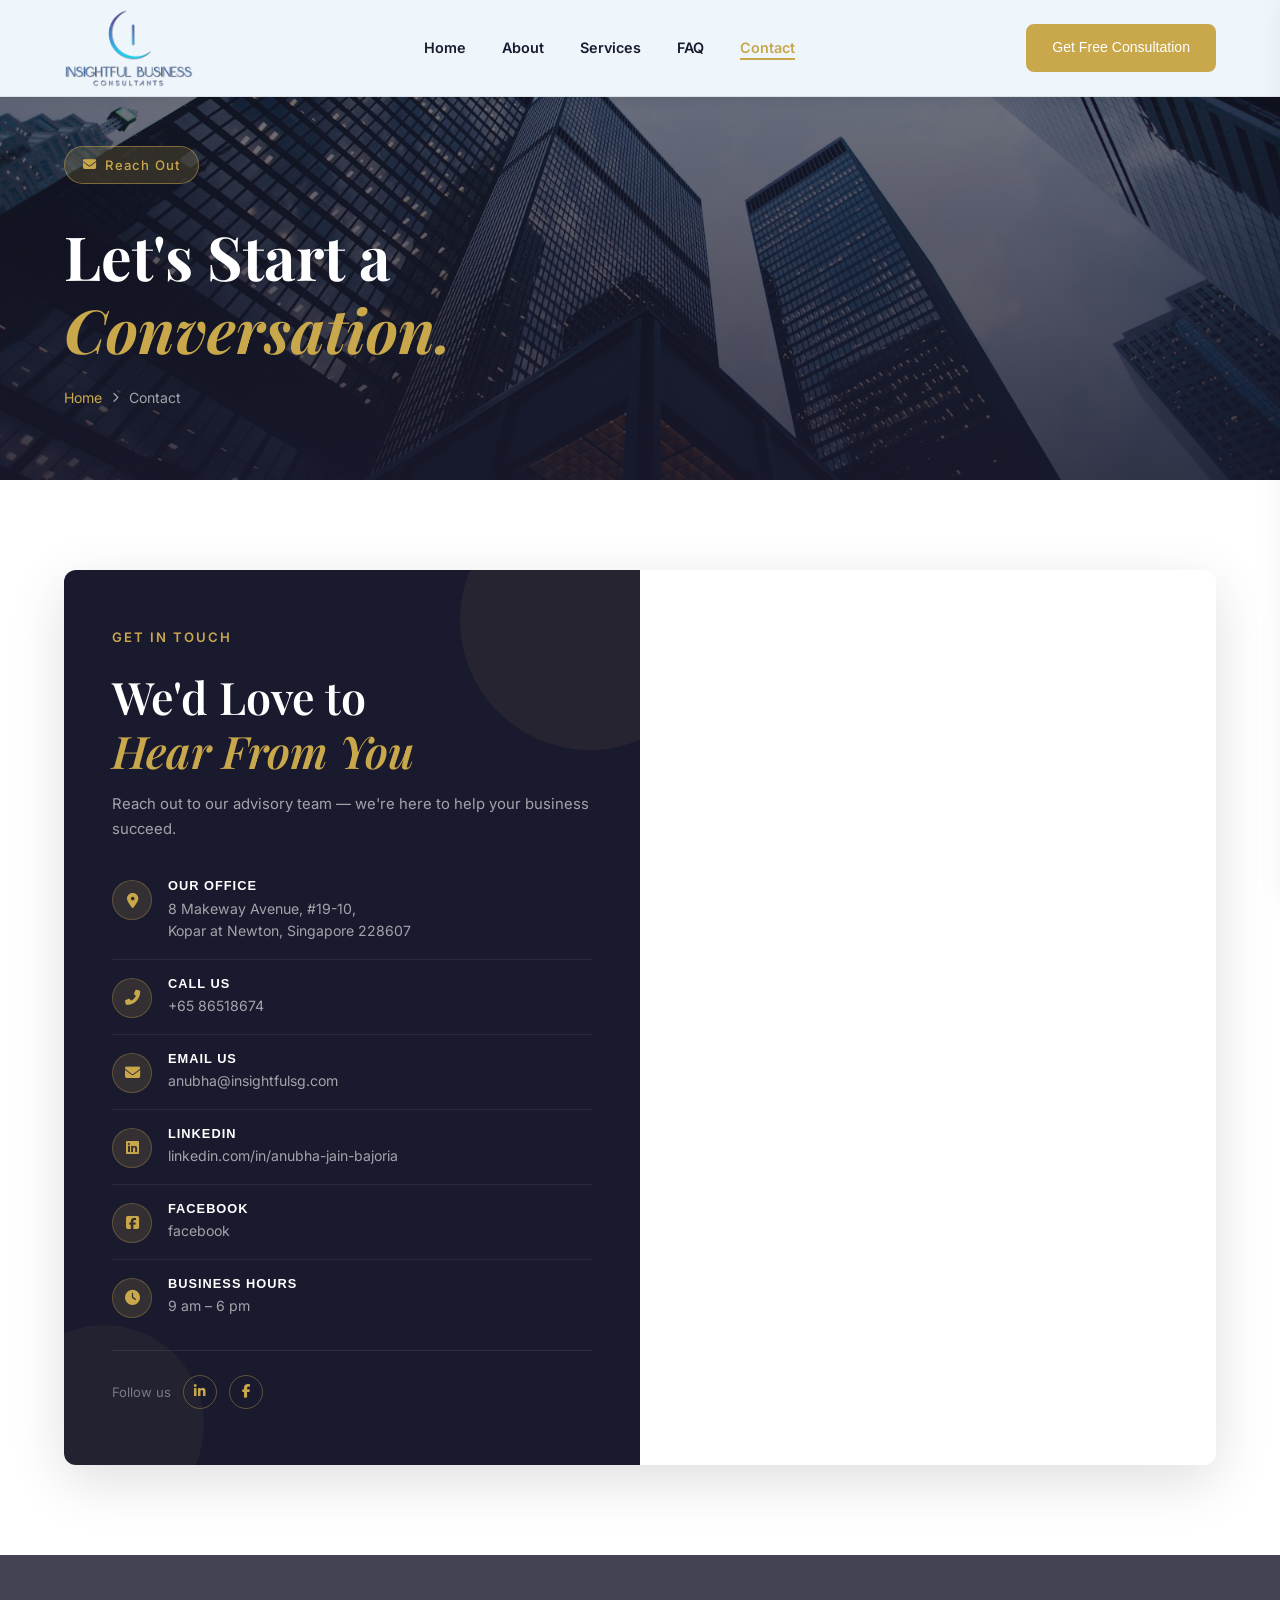
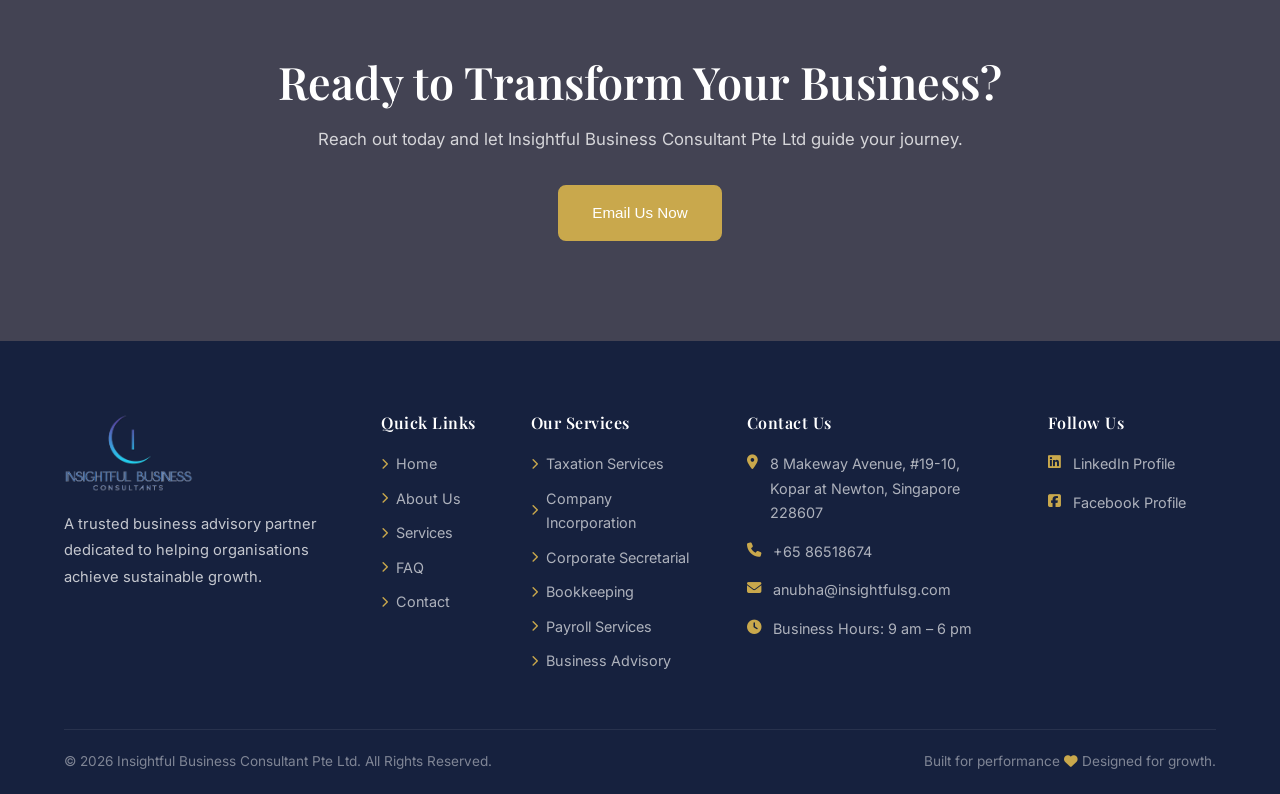
<file: contact.html>
<!DOCTYPE html>
<html lang="en">
    <head>
        <meta charset="UTF-8">
        <meta name="viewport" content="width=device-width, initial-scale=1.0">
        <!-- Primary Meta Tags -->
        <title>Contact Us | Get in Touch with Our Advisory Team</title>

        <!-- Favicon -->
        <link rel="icon" type="image/x-icon" href="images/favicon.ico">

        <!-- PNG Favicons -->
        <link rel="icon" type="image/png" sizes="32x32"
            href="images/favicon.png">

        <!-- Apple Touch Icon -->
        <link rel="apple-touch-icon" sizes="180x180"
            href="images/favicon.png">

        <link rel="preconnect" href="https://fonts.googleapis.com">
        <link rel="preconnect" href="https://fonts.gstatic.com" crossorigin>
        <link
            href="https://fonts.googleapis.com/css2?family=Inter:wght@300;400;500;600;700&family=Playfair+Display:ital,wght@0,600;0,700;1,600&display=swap"
            rel="stylesheet">
        <link rel="stylesheet"
            href="https://cdnjs.cloudflare.com/ajax/libs/font-awesome/6.5.0/css/all.min.css">
        <link rel="stylesheet"
            href="css/slick.css">
        <!-- AOS - Animate On Scroll CSS -->
        <link rel="stylesheet"
            href="css/aos.css">
        <link rel="stylesheet" href="css/style.css">
        <link rel="stylesheet" href="css/responsive.css">
    </head>
    <body>

        <!-- ===== HEADER ===== -->
        <header class="site-header" id="siteHeader" data-aos="fade-down"
            data-aos-duration="600" data-aos-once="true">
            <div class="container header-inner">
                <a href="https://sukantabyabortta.github.io/insightfulsg"
                    class="logo">
                    <img src="images/logo3.png"
                        alt="Insightful Business Consultant"
                        onerror="this.style.display='none'; this.nextElementSibling.style.display='flex'">
                    <span
                        class="logo-text-fallback">Insightful<span>BC</span></span>
                </a>
                <nav class="main-nav" id="mainNav">
                    <ul class="nav-list">
                        <li><a
                                href="https://sukantabyabortta.github.io/insightfulsg"
                                class="nav-link">Home</a></li>
                        <li><a href="about.html" class="nav-link">About</a></li>
                        <li><a href="services.html"
                                class="nav-link">Services</a></li>
                        <li><a href="faq.html"
                                class="nav-link">FAQ</a></li>
                        <li><a href="contact.html"
                                class="nav-link active">Contact</a></li>
                    </ul>
                </nav>
                <a href="contact.html" class="btn btn-primary header-cta">Get
                    Free
                    Consultation</a>
                <button class="hamburger" id="hamburger"
                    aria-label="Toggle menu">
                    <span></span><span></span><span></span>
                </button>
            </div>
            <div class="mobile-nav-overlay" id="mobileNavOverlay"></div>
            <nav class="mobile-nav" id="mobileNav">
                <button class="mobile-nav-close" id="mobileNavClose"><i
                        class="fa fa-times"></i></button>
                <ul class="mobile-nav-list">
                    <li><a
                            href="https://sukantabyabortta.github.io/insightfulsg">Home</a></li>
                    <li><a href="about.html">About</a></li>
                    <li><a href="services.html">Services</a></li>
                    <li><a href="faq.html">FAQ</a></li>
                    <li><a href="contact.html" class="active">Contact</a></li>
                </ul>
                <a href="contact.html" class="btn btn-primary mobile-cta">Get
                    Free
                    Consultation</a>
            </nav>
        </header>

        <main>

            <!-- ===== PAGE HERO ===== -->
            <section class="page-hero"
                style="background-image: url('images/building-bg.jpg');">
                <div class="page-hero-overlay"></div>
                <div class="container page-hero-content">
                    <span class="hero-badge" data-aos="fade-down"
                        data-aos-duration="700"><i class="fa fa-envelope"></i>
                        Reach Out</span>
                    <h1 data-aos="fade-up" data-aos-duration="800"
                        data-aos-delay="100">Let's Start
                        a<br><em>Conversation.</em></h1>
                    <nav class="breadcrumb" data-aos="fade-up"
                        data-aos-duration="800" data-aos-delay="200">
                        <a
                            href="https://sukantabyabortta.github.io/insightfulsg">Home</a>
                        <i
                            class="fa fa-chevron-right"></i>
                        <span>Contact</span>
                    </nav>
                </div>
            </section>

            <!-- ===== CONTACT SECTION ===== -->
            <section class="contact-section section-pad">
                <div class="container">
                    <div class="contact-box">

                        <!-- LEFT: Info -->
                        <div class="contact-box-info" data-aos="fade-right"
                            data-aos-duration="800">
                            <span class="section-label">Get In Touch</span>
                            <h2>We'd Love to<br><em>Hear From You</em></h2>
                            <p>Reach out to our advisory team &mdash; we're here
                                to help your business succeed.</p>

                            <ul class="cinfo-list">
                                <li>
                                    <div class="cinfo-icon"><i
                                            class="fa fa-map-marker-alt"></i></div>
                                    <div class="cinfo-text">
                                        <h4>Our Office</h4>
                                        <p>8 Makeway Avenue, #19-10,<br>Kopar at
                                            Newton, Singapore 228607</p>
                                    </div>
                                </li>
                                <li>
                                    <div class="cinfo-icon"><i
                                            class="fa fa-phone-alt"></i></div>
                                    <div class="cinfo-text">
                                        <h4>Call Us</h4>
                                        <p><a href="tel:+6599999999">+65
                                                86518674</a></p>
                                    </div>
                                </li>
                                <li>
                                    <div class="cinfo-icon"><i
                                            class="fa fa-envelope"></i></div>
                                    <div class="cinfo-text">
                                        <h4>Email Us</h4>
                                        <p><a
                                                href="mailto:anubha@insightfulsg.com">anubha@insightfulsg.com</a></p>
                                    </div>
                                </li>
                                <li>
                                    <div class="cinfo-icon"><i
                                            class="fab fa-linkedin"></i></div>
                                    <div class="cinfo-text">
                                        <h4>LinkedIn</h4>
                                        <p><a
                                                href="https://www.linkedin.com/in/anubha-jain-bajoria"
                                                target="_blank"
                                                rel="noopener">linkedin.com/in/anubha-jain-bajoria</a></p>
                                    </div>
                                </li>
                                <li>
                                    <div class="cinfo-icon"><i
                                            class="fab fa-facebook-square"></i></div>
                                    <div class="cinfo-text">
                                        <h4>Facebook</h4>
                                        <p><a
                                                href="#"
                                                target="_blank"
                                                rel="noopener">facebook</a></p>
                                    </div>
                                </li>
                                <li>
                                    <div class="cinfo-icon"><i
                                            class="fa-solid fa-clock"></i></div>
                                    <div class="cinfo-text">
                                        <h4>Business Hours</h4>
                                        <p><a
                                                href="#"
                                                target="_blank"
                                                rel="noopener">
                                                9
                                                am – 6 pm</a></p>
                                    </div>
                                </li>
                            </ul>

                            <div class="cinfo-follow">
                                <span>Follow us</span>
                                <a
                                    href="https://www.linkedin.com/in/anubha-jain-bajoria"
                                    target="_blank" rel="noopener"
                                    class="cinfo-social"><i
                                        class="fab fa-linkedin-in"></i></a>
                                <a
                                    href="#"
                                    target="_blank" rel="noopener"
                                    class="cinfo-social"><i
                                        class="fab fa-facebook-f"></i></a>
                            </div>
                        </div>

                        <!-- RIGHT: Map -->
                        <div class="contact-box-map" data-aos="fade-left"
                            data-aos-duration="800">
                            <iframe
                                src="https://www.google.com/maps/embed?pb=!1m18!1m12!1m3!1d3988.7905584456396!2d103.83748!3d1.31248!2m3!1f0!2f0!3f0!3m2!1i1024!2i768!4f13.1!3m3!1m2!1s0x31da19e6c7e1d7b9%3A0x9b2e4b4f4d3e3a1a!2s8%20Makeway%20Ave%2C%20Singapore%20228607!5e0!3m2!1sen!2ssg!4v1699000000000!5m2!1sen!2ssg"
                                allowfullscreen loading="lazy"
                                referrerpolicy="no-referrer-when-downgrade"
                                title="Office Location">
                            </iframe>
                        </div>

                    </div>
                </div>
            </section>

            <!-- Contact Form — hidden, keep for future use -->
            <div style="display:none;">
                <div class="contact-form-panel">
                    <div class="contact-form-header">
                        <h3>Send Us a Message</h3>
                        <p>Fill in your details below and we'll get back to you
                            shortly.</p>
                    </div>
                    <form class="contact-form" id="contactForm">
                        <div class="form-row">
                            <div class="form-group"><label for="fname">Full Name
                                    <span>*</span></label><input type="text"
                                    id="fname" name="full_name"
                                    placeholder="Your full name" required></div>
                            <div class="form-group"><label for="femail">Email
                                    Address <span>*</span></label><input
                                    type="email" id="femail" name="email"
                                    placeholder="your@email.com" required></div>
                        </div>
                        <div class="form-row">
                            <div class="form-group"><label for="fphone">Phone
                                    Number</label><input type="tel" id="fphone"
                                    name="phone"
                                    placeholder="+65 XXXX XXXX"></div>
                            <div class="form-group"><label
                                    for="fservice">Service of Interest</label>
                                <select id="fservice" name="service">
                                    <option value disabled selected>Select a
                                        service</option>
                                    <option>Taxation Services</option>
                                    <option>Company Incorporation</option>
                                    <option>Corporate Secretarial</option>
                                    <option>Bookkeeping Services</option>
                                    <option>Payroll Services</option>
                                    <option>Business Strategy &amp;
                                        Advisory</option>
                                    <option>General Enquiry</option>
                                </select>
                            </div>
                        </div>
                        <div class="form-group full"><label for="fmessage">Your
                                Message <span>*</span></label><textarea
                                id="fmessage" name="message" rows="5"
                                placeholder="Tell us about your business needs..."
                                required></textarea></div>
                        <button type="submit"
                            class="btn btn-primary btn-submit">Send Message <i
                                class="fa fa-paper-plane"></i></button>
                    </form>
                </div>
            </div>

            <!-- ===== CTA BANNER ===== -->
            <section class="cta-banner">
                <div class="cta-overlay"></div>
                <div class="container cta-content" data-aos="zoom-in"
                    data-aos-duration="800">
                    <h2>Ready to Transform Your Business?</h2>
                    <p>Reach out today and let Insightful Business Consultant
                        Pte Ltd guide your journey.</p>
                    <a href="mailto:anubha@insightfulsg.com"
                        class="btn btn-primary">Email Us Now</a>
                </div>
            </section>

        </main>

        <!-- ===== FOOTER ===== -->
        <footer class="site-footer">
            <div class="container footer-grid">
                <div class="footer-col footer-about" data-aos="fade-up"
                    data-aos-duration="700">
                    <a href="https://sukantabyabortta.github.io/insightfulsg"
                        class="footer-logo">
                        <img src="images/logo3.png" alt="Insightful BC"
                            onerror="this.style.display='none'; this.nextElementSibling.style.display='inline'">
                        <span class="logo-text-fallback"
                            style="display:none">Insightful<span>BC</span></span>
                    </a>
                    <p>A trusted business advisory partner dedicated to helping
                        organisations achieve sustainable growth.</p>
                    <!-- <div class="social-links">
                        <a
                            href="https://www.linkedin.com/in/anubha-jain-bajoria"
                            target="_blank" rel="noopener"><i
                                class="fab fa-linkedin-in"></i></a>
                        <a
                            href="#"
                            target="_blank" rel="noopener"><i
                                class="fab fa-facebook-f"></i></a>
                    </div> -->
                </div>
                <div class="footer-col" data-aos="fade-up"
                    data-aos-duration="700" data-aos-delay="100">
                    <h4>Quick Links</h4>
                    <ul>
                        <li><a
                                href="https://sukantabyabortta.github.io/insightfulsg"><i
                                    class="fa fa-chevron-right"></i>
                                Home</a></li>
                        <li><a href="about.html"><i
                                    class="fa fa-chevron-right"></i> About
                                Us</a></li>
                        <li><a href="services.html"><i
                                    class="fa fa-chevron-right"></i>
                                Services</a></li>
                        <li><a href="faq.html"><i
                                    class="fa fa-chevron-right"></i>
                                FAQ</a></li>
                        <li><a href="contact.html"><i
                                    class="fa fa-chevron-right"></i>
                                Contact</a></li>
                    </ul>
                </div>
                <div class="footer-col" data-aos="fade-up"
                    data-aos-duration="700" data-aos-delay="200">
                    <h4>Our Services</h4>
                    <ul>
                        <li><a href="services.html#taxation"><i
                                    class="fa fa-chevron-right"></i> Taxation
                                Services</a></li>
                        <li><a href="services.html#incorporation"><i
                                    class="fa fa-chevron-right"></i> Company
                                Incorporation</a></li>
                        <li><a href="services.html#secretarial"><i
                                    class="fa fa-chevron-right"></i> Corporate
                                Secretarial</a></li>
                        <li><a href="services.html#bookkeeping"><i
                                    class="fa fa-chevron-right"></i>
                                Bookkeeping</a></li>
                        <li><a href="services.html#payroll"><i
                                    class="fa fa-chevron-right"></i> Payroll
                                Services</a></li>
                        <li><a href="services.html#advisory"><i
                                    class="fa fa-chevron-right"></i> Business
                                Advisory</a></li>
                    </ul>
                </div>
                <div class="footer-col" data-aos="fade-up"
                    data-aos-duration="700" data-aos-delay="300">
                    <h4>Contact Us</h4>
                    <ul class="contact-list">
                        <li><i class="fa fa-map-marker-alt"></i> 8 Makeway
                            Avenue, #19-10, Kopar at Newton, Singapore
                            228607</li>
                        <li><i class="fa fa-phone"></i> <a
                                href="tel:+6599999999">+65 86518674</a></li>
                        <li><i class="fa fa-envelope"></i> <a
                                href="mailto:anubha@insightfulsg.com">anubha@insightfulsg.com</a></li>
                        <li><i class="fa fa-clock"></i> Business Hours: 9 am – 6
                            pm</li>
                    </ul>
                </div>
                <div class="footer-col" data-aos="fade-up"
                    data-aos-duration="700" data-aos-delay="200">
                    <h4>Follow Us</h4>
                    <ul class="contact-list">
                        <li><i class="fab fa-linkedin"></i> <a
                                href="https://www.linkedin.com/in/anubha-jain-bajoria"
                                target="_blank" rel="noopener">LinkedIn
                                Profile</a></li>
                        <li><i class="fab fa-facebook-square"></i> <a
                                href="#"
                                target="_blank" rel="noopener">Facebook
                                Profile</a></li>
                    </ul>
                </div>
            </div>
            <div class="footer-bottom">
                <div class="container footer-bottom-inner">
                    <p>&copy; 2026 Insightful Business Consultant Pte Ltd. All
                        Rights Reserved.</p>
                    <p>Built for performance <i class="fa fa-heart"
                            style="color:#c9a84c"></i> Designed for growth.</p>
                </div>
            </div>
        </footer>

        <a href="#" class="back-to-top" id="backToTop">
            <i class="fa fa-chevron-up"></i>
        </a>

        <script src="https://code.jquery.com/jquery-3.7.1.min.js"></script>
        <!-- AOS - Animate On Scroll JS -->
        <script
            src="js/aos.js"></script>

        <script src="js/custom.js"></script>
    </body>
</html>
</file>
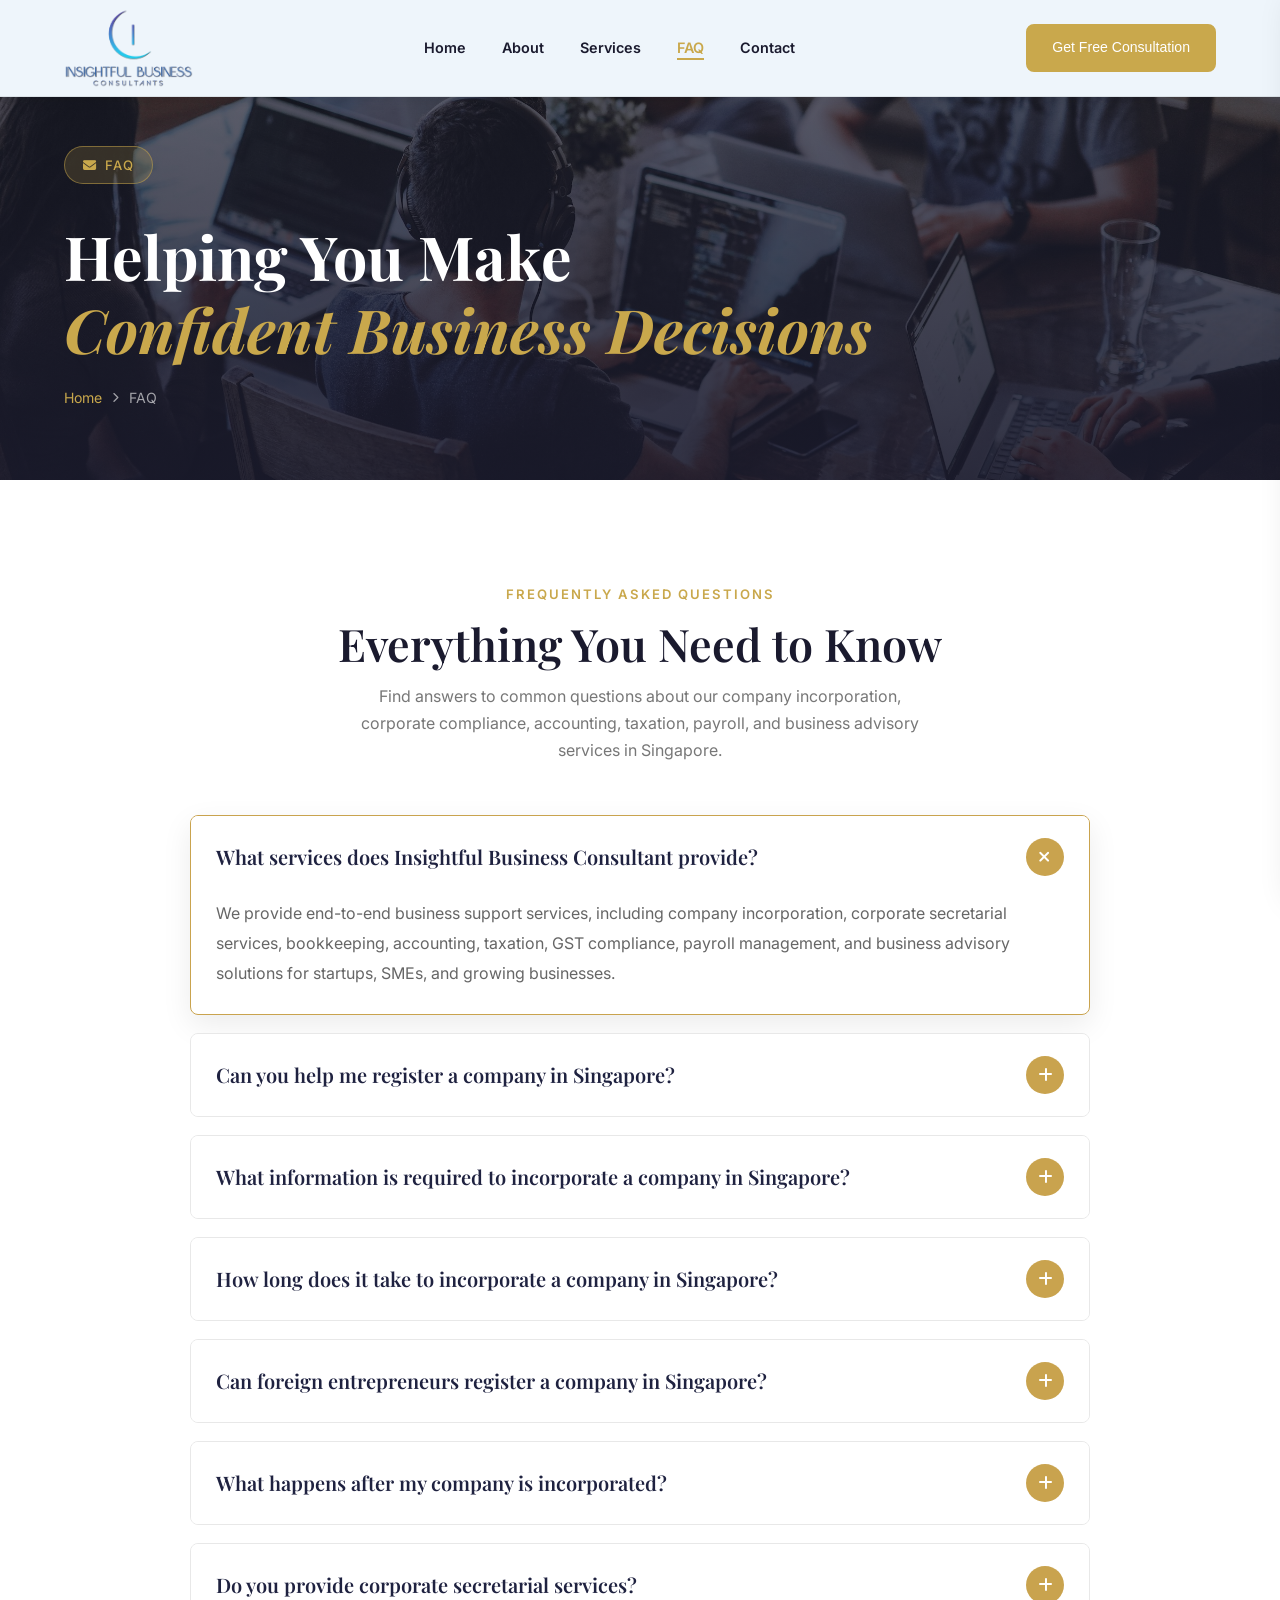
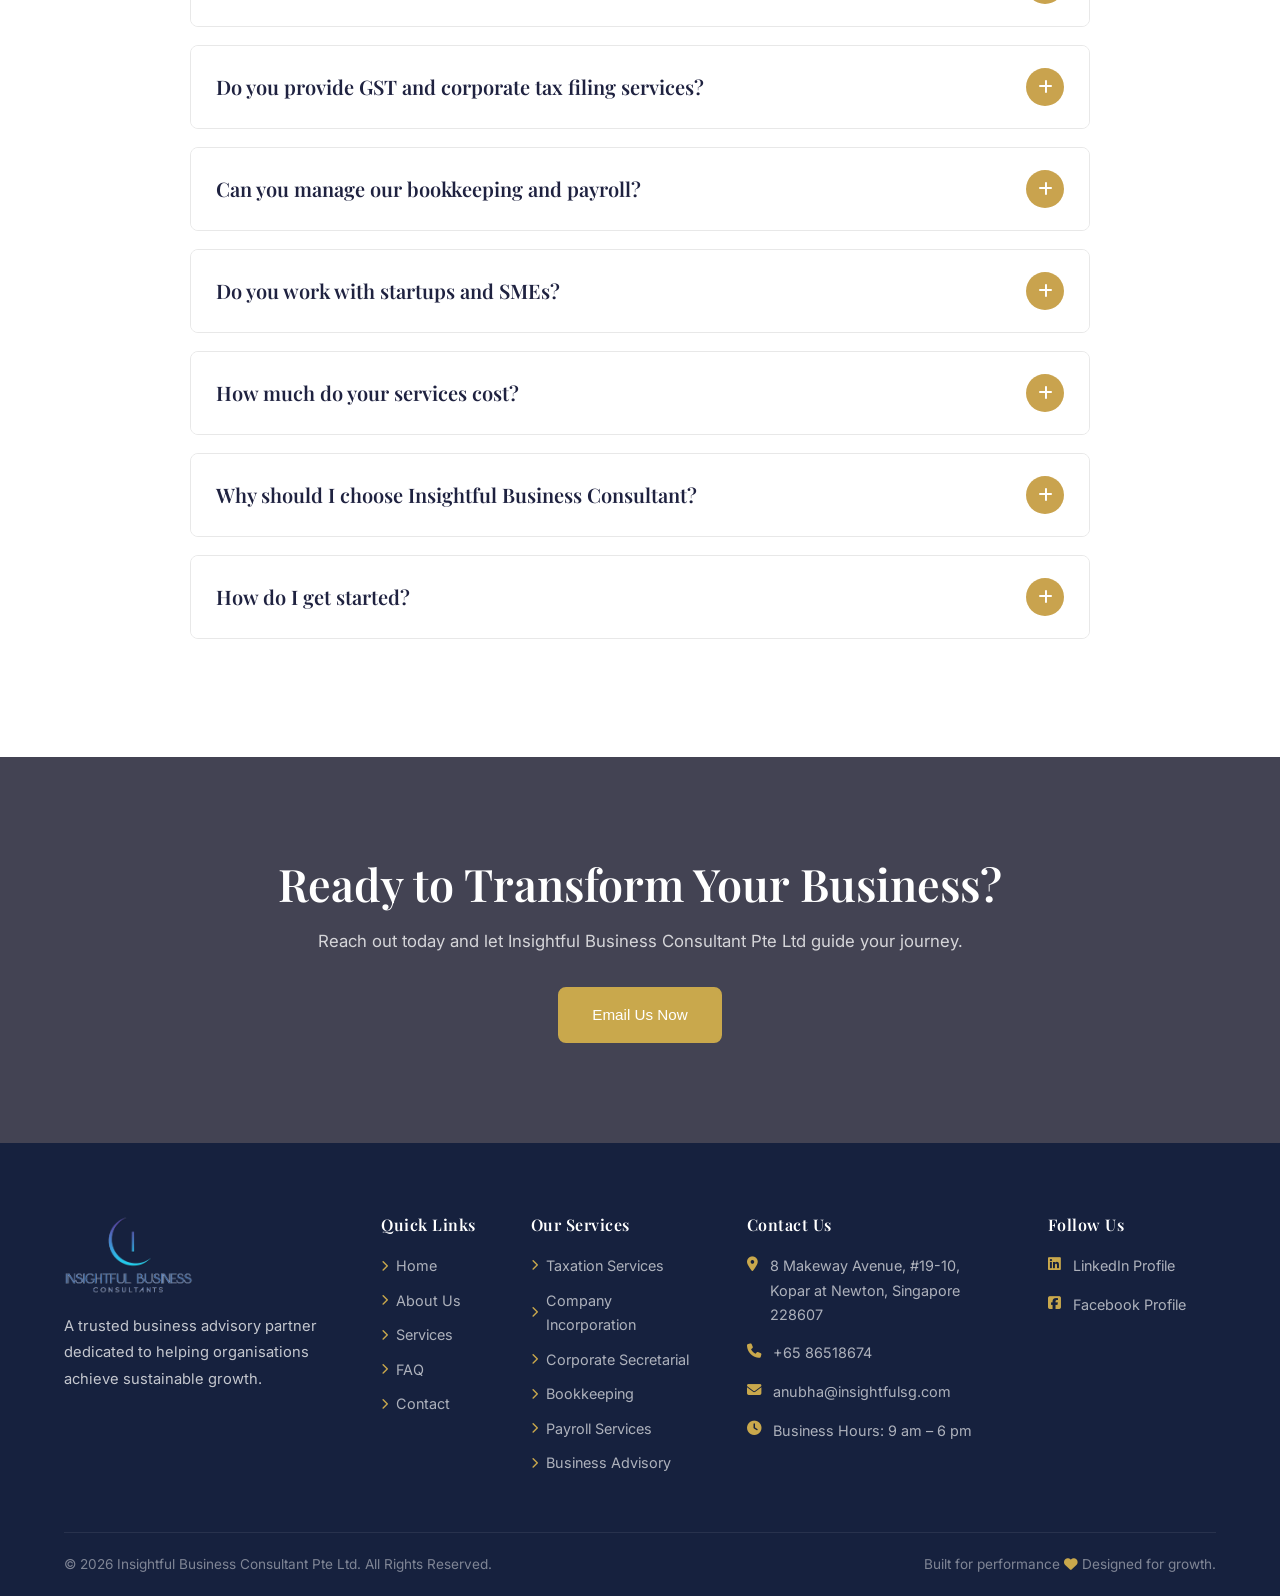
<file: faq.html>
<!DOCTYPE html>
<html lang="en">
    <head>
        <meta charset="UTF-8">
        <meta name="viewport" content="width=device-width, initial-scale=1.0">
        <!-- Primary Meta Tags -->
        <title>Frequently Asked Questions | InsightfulBC</title>

        <!-- Favicon -->
        <link rel="icon" type="image/x-icon" href="images/favicon.ico">

        <!-- PNG Favicons -->
        <link rel="icon" type="image/png" sizes="32x32"
            href="images/favicon.png">

        <!-- Apple Touch Icon -->
        <link rel="apple-touch-icon" sizes="180x180"
            href="images/favicon.png">

        <link rel="preconnect" href="https://fonts.googleapis.com">
        <link rel="preconnect" href="https://fonts.gstatic.com" crossorigin>
        <link
            href="https://fonts.googleapis.com/css2?family=Inter:wght@300;400;500;600;700&family=Playfair+Display:ital,wght@0,600;0,700;1,600&display=swap"
            rel="stylesheet">
        <link rel="stylesheet"
            href="https://cdnjs.cloudflare.com/ajax/libs/font-awesome/6.5.0/css/all.min.css">
        <link rel="stylesheet"
            href="css/slick.css">
        <!-- AOS - Animate On Scroll CSS -->
        <link rel="stylesheet"
            href="css/aos.css">
        <link rel="stylesheet" href="css/style.css">
        <link rel="stylesheet" href="css/responsive.css">
    </head>
    <body>

        <!-- ===== HEADER ===== -->
        <header class="site-header" id="siteHeader" data-aos="fade-down"
            data-aos-duration="600" data-aos-once="true">
            <div class="container header-inner">
                <a href="https://sukantabyabortta.github.io/insightfulsg"
                    class="logo">
                    <img src="images/logo3.png"
                        alt="Insightful Business Consultant"
                        onerror="this.style.display='none'; this.nextElementSibling.style.display='flex'">
                    <span
                        class="logo-text-fallback">Insightful<span>BC</span></span>
                </a>
                <nav class="main-nav" id="mainNav">
                    <ul class="nav-list">
                        <li><a
                                href="https://sukantabyabortta.github.io/insightfulsg"
                                class="nav-link">Home</a></li>
                        <li><a href="about.html" class="nav-link">About</a></li>
                        <li><a href="services.html"
                                class="nav-link">Services</a></li>
                        <li><a href="faq.html"
                                class="nav-link active">FAQ</a></li>
                        <li><a href="contact.html"
                                class="nav-link">Contact</a></li>
                    </ul>
                </nav>
                <a href="contact.html" class="btn btn-primary header-cta">Get
                    Free
                    Consultation</a>
                <button class="hamburger" id="hamburger"
                    aria-label="Toggle menu">
                    <span></span><span></span><span></span>
                </button>
            </div>
            <div class="mobile-nav-overlay" id="mobileNavOverlay"></div>
            <nav class="mobile-nav" id="mobileNav">
                <button class="mobile-nav-close" id="mobileNavClose"><i
                        class="fa fa-times"></i></button>
                <ul class="mobile-nav-list">
                    <li><a
                            href="https://sukantabyabortta.github.io/insightfulsg">Home</a></li>
                    <li><a href="about.html">About</a></li>
                    <li><a href="services.html">Services</a></li>
                    <li><a href="faq.html"
                            class="active">FAQ</a></li>
                    <li><a href="contact.html">Contact</a></li>
                </ul>
                <a href="contact.html" class="btn btn-primary mobile-cta">Get
                    Free
                    Consultation</a>
            </nav>
        </header>

        <main>

            <!-- ===== PAGE HERO ===== -->
            <section class="page-hero"
                style="background-image: url('images/faq-hero-bg.jpg');">
                <div class="page-hero-overlay"></div>
                <div class="container page-hero-content">
                    <span class="hero-badge" data-aos="fade-down"
                        data-aos-duration="700"><i class="fa fa-envelope"></i>
                        FAQ</span>
                    <h1 data-aos="fade-up" data-aos-duration="800"
                        data-aos-delay="100">Helping You Make<br />
                        <em>Confident Business Decisions</em></h1>
                    <nav class="breadcrumb" data-aos="fade-up"
                        data-aos-duration="800" data-aos-delay="200">
                        <a
                            href="https://sukantabyabortta.github.io/insightfulsg">Home</a>
                        <i
                            class="fa fa-chevron-right"></i>
                        <span>FAQ</span>
                    </nav>
                </div>
            </section>

            <section class="faq-section sec-padding">
                <div class="container">
                    <div class="sec-title text-center">
                        <span class="section-label">Frequently Asked
                            Questions</span>
                        <h2>Everything You Need to Know</h2>
                        <p>Find answers to common questions about our company
                            incorporation, corporate compliance, accounting,
                            taxation, payroll, and business advisory services in
                            Singapore.</p>
                    </div>

                    <div class="faq-wrap">

                        <div class="faq-item active">
                            <div class="faq-title">
                                <h4>What services does Insightful Business
                                    Consultant provide?</h4>
                                <span><i class="fa-solid fa-plus"></i></span>
                            </div>
                            <div class="faq-content">
                                <p>We provide end-to-end business support
                                    services,
                                    including company incorporation, corporate
                                    secretarial services, bookkeeping,
                                    accounting,
                                    taxation, GST compliance, payroll
                                    management,
                                    and business advisory solutions for
                                    startups,
                                    SMEs, and growing businesses.</p>
                            </div>
                        </div>

                        <div class="faq-item">
                            <div class="faq-title">
                                <h4>Can you help me register a company in
                                    Singapore?</h4>
                                <span><i class="fa-solid fa-plus"></i></span>
                            </div>
                            <div class="faq-content">
                                <p>Yes. We assist with the complete company
                                    incorporation process, including business
                                    name
                                    reservation, preparation of incorporation
                                    documents, statutory filings, and
                                    post-incorporation compliance.</p>
                            </div>
                        </div>

                        <div class="faq-item">
                            <div class="faq-title">
                                <h4>What information is required to incorporate
                                    a
                                    company in Singapore?</h4>
                                <span><i class="fa-solid fa-plus"></i></span>
                            </div>
                            <div class="faq-content">
                                <p>The incorporation process typically requires
                                    details of the proposed company name,
                                    business
                                    activities, shareholders, directors, company
                                    secretary, registered office address, and
                                    other
                                    statutory information. Our team will guide
                                    you
                                    through each step and ensure all
                                    requirements
                                    are met.</p>
                            </div>
                        </div>

                        <div class="faq-item">
                            <div class="faq-title">
                                <h4>How long does it take to incorporate a
                                    company
                                    in Singapore?</h4>
                                <span><i class="fa-solid fa-plus"></i></span>
                            </div>
                            <div class="faq-content">
                                <p>Once all the required information and
                                    documents
                                    are received, most companies can be
                                    incorporated
                                    within 1–2 business days, subject to
                                    approval by
                                    ACRA.</p>
                            </div>
                        </div>

                        <div class="faq-item">
                            <div class="faq-title">
                                <h4>Can foreign entrepreneurs register a company
                                    in
                                    Singapore?</h4>
                                <span><i class="fa-solid fa-plus"></i></span>
                            </div>
                            <div class="faq-content">
                                <p>Yes. We assist both local and foreign
                                    entrepreneurs with company incorporation and
                                    provide guidance on the regulatory
                                    requirements
                                    applicable to foreign-owned businesses.</p>
                            </div>
                        </div>

                        <div class="faq-item">
                            <div class="faq-title">
                                <h4>What happens after my company is
                                    incorporated?</h4>
                                <span><i class="fa-solid fa-plus"></i></span>
                            </div>
                            <div class="faq-content">
                                <p>After incorporation, businesses must meet
                                    various
                                    statutory and tax compliance requirements.
                                    We
                                    provide ongoing support through corporate
                                    secretarial services, bookkeeping, payroll,
                                    GST
                                    compliance, tax filing, and annual
                                    regulatory
                                    filings to help your business remain
                                    compliant.</p>
                            </div>
                        </div>
                        <div class="faq-item">
                            <div class="faq-title">
                                <h4>Do you provide corporate secretarial
                                    services?</h4>
                                <span><i class="fa-solid fa-plus"></i></span>
                            </div>
                            <div class="faq-content">
                                <p>Yes. We offer comprehensive corporate
                                    secretarial
                                    services, including maintaining statutory
                                    registers, preparing board and shareholder
                                    resolutions, filing annual returns, and
                                    ensuring
                                    ongoing compliance with ACRA
                                    regulations.</p>
                            </div>
                        </div>
                        <div class="faq-item">
                            <div class="faq-title">
                                <h4>Do you provide GST and corporate tax filing
                                    services?</h4>
                                <span><i class="fa-solid fa-plus"></i></span>
                            </div>
                            <div class="faq-content">
                                <p>Yes. We assist with GST registration and
                                    filing,
                                    Estimated Chargeable Income (ECI), corporate
                                    income tax returns, personal income tax, and
                                    ongoing IRAS compliance.</p>
                            </div>
                        </div>
                        <div class="faq-item">
                            <div class="faq-title">
                                <h4>Can you manage our bookkeeping and
                                    payroll?</h4>
                                <span><i class="fa-solid fa-plus"></i></span>
                            </div>
                            <div class="faq-content">
                                <p>Yes. Our bookkeeping and payroll services
                                    include
                                    transaction recording, bank reconciliation,
                                    financial reporting, payroll processing, CPF
                                    submissions, payslip preparation, and
                                    year-end
                                    reporting.</p>
                            </div>
                        </div>
                        <div class="faq-item">
                            <div class="faq-title">
                                <h4>Do you work with startups and SMEs?</h4>
                                <span><i class="fa-solid fa-plus"></i></span>
                            </div>
                            <div class="faq-content">
                                <p>Absolutely. We specialise in supporting
                                    startups,
                                    SMEs, and growing businesses with practical,
                                    cost-effective solutions tailored to their
                                    unique business needs.</p>
                            </div>
                        </div>
                        <div class="faq-item">
                            <div class="faq-title">
                                <h4>How much do your services cost?</h4>
                                <span><i class="fa-solid fa-plus"></i></span>
                            </div>
                            <div class="faq-content">
                                <p>Our pricing depends on the scope of services
                                    and
                                    the complexity of your business. We offer
                                    transparent, competitive pricing with no
                                    hidden
                                    charges. Contact us for a customised
                                    quotation.</p>
                            </div>
                        </div>
                        <div class="faq-item">
                            <div class="faq-title">
                                <h4>Why should I choose Insightful Business
                                    Consultant?</h4>
                                <span><i class="fa-solid fa-plus"></i></span>
                            </div>
                            <div class="faq-content">
                                <p>We combine professional expertise with
                                    personalised service to deliver practical,
                                    reliable, and timely solutions. From company
                                    incorporation to ongoing compliance and
                                    business
                                    advisory, we are committed to helping
                                    businesses
                                    build a strong foundation and achieve
                                    sustainable growth.</p>
                            </div>
                        </div>
                        <div class="faq-item">
                            <div class="faq-title">
                                <h4>How do I get started?</h4>
                                <span><i class="fa-solid fa-plus"></i></span>
                            </div>
                            <div class="faq-content">
                                <p>Getting started is simple. Contact us through
                                    our
                                    website, email, or phone to schedule an
                                    initial
                                    consultation. We’ll understand your business
                                    needs and recommend the most suitable
                                    solutions
                                    to support your business journey.</p>
                            </div>
                        </div>

                    </div>

                </div>
            </section>

            <!-- Contact Form — hidden, keep for future use -->
            <div style="display:none;">
                <div class="contact-form-panel">
                    <div class="contact-form-header">
                        <h3>Send Us a Message</h3>
                        <p>Fill in your details below and we'll get back to you
                            shortly.</p>
                    </div>
                    <form class="contact-form" id="contactForm">
                        <div class="form-row">
                            <div class="form-group"><label for="fname">Full Name
                                    <span>*</span></label><input type="text"
                                    id="fname" name="full_name"
                                    placeholder="Your full name" required></div>
                            <div class="form-group"><label for="femail">Email
                                    Address <span>*</span></label><input
                                    type="email" id="femail" name="email"
                                    placeholder="your@email.com" required></div>
                        </div>
                        <div class="form-row">
                            <div class="form-group"><label for="fphone">Phone
                                    Number</label><input type="tel" id="fphone"
                                    name="phone"
                                    placeholder="+65 XXXX XXXX"></div>
                            <div class="form-group"><label
                                    for="fservice">Service of Interest</label>
                                <select id="fservice" name="service">
                                    <option value disabled selected>Select a
                                        service</option>
                                    <option>Taxation Services</option>
                                    <option>Company Incorporation</option>
                                    <option>Corporate Secretarial</option>
                                    <option>Bookkeeping Services</option>
                                    <option>Payroll Services</option>
                                    <option>Business Strategy &amp;
                                        Advisory</option>
                                    <option>General Enquiry</option>
                                </select>
                            </div>
                        </div>
                        <div class="form-group full"><label for="fmessage">Your
                                Message <span>*</span></label><textarea
                                id="fmessage" name="message" rows="5"
                                placeholder="Tell us about your business needs..."
                                required></textarea></div>
                        <button type="submit"
                            class="btn btn-primary btn-submit">Send Message <i
                                class="fa fa-paper-plane"></i></button>
                    </form>
                </div>
            </div>

            <!-- ===== CTA BANNER ===== -->
            <section class="cta-banner">
                <div class="cta-overlay"></div>
                <div class="container cta-content" data-aos="zoom-in"
                    data-aos-duration="800">
                    <h2>Ready to Transform Your Business?</h2>
                    <p>Reach out today and let Insightful Business Consultant
                        Pte Ltd guide your journey.</p>
                    <a href="mailto:anubha@insightfulsg.com"
                        class="btn btn-primary">Email Us Now</a>
                </div>
            </section>

        </main>

        <!-- ===== FOOTER ===== -->
        <footer class="site-footer">
            <div class="container footer-grid">
                <div class="footer-col footer-about" data-aos="fade-up"
                    data-aos-duration="700">
                    <a href="https://sukantabyabortta.github.io/insightfulsg"
                        class="footer-logo">
                        <img src="images/logo3.png" alt="Insightful BC"
                            onerror="this.style.display='none'; this.nextElementSibling.style.display='inline'">
                        <span class="logo-text-fallback"
                            style="display:none">Insightful<span>BC</span></span>
                    </a>
                    <p>A trusted business advisory partner dedicated to helping
                        organisations achieve sustainable growth.</p>
                    <!-- <div class="social-links">
                        <a
                            href="https://www.linkedin.com/in/anubha-jain-bajoria"
                            target="_blank" rel="noopener"><i
                                class="fab fa-linkedin-in"></i></a>
                        <a
                            href="#"
                            target="_blank" rel="noopener"><i
                                class="fab fa-facebook-f"></i></a>
                    </div> -->
                </div>
                <div class="footer-col" data-aos="fade-up"
                    data-aos-duration="700" data-aos-delay="100">
                    <h4>Quick Links</h4>
                    <ul>
                        <li><a
                                href="https://sukantabyabortta.github.io/insightfulsg"><i
                                    class="fa fa-chevron-right"></i>
                                Home</a></li>
                        <li><a href="about.html"><i
                                    class="fa fa-chevron-right"></i> About
                                Us</a></li>
                        <li><a href="services.html"><i
                                    class="fa fa-chevron-right"></i>
                                Services</a></li>
                        <li><a href="faq.html"><i
                                    class="fa fa-chevron-right"></i>
                                FAQ</a></li>
                        <li><a href="contact.html"><i
                                    class="fa fa-chevron-right"></i>
                                Contact</a></li>
                    </ul>
                </div>
                <div class="footer-col" data-aos="fade-up"
                    data-aos-duration="700" data-aos-delay="200">
                    <h4>Our Services</h4>
                    <ul>
                        <li><a href="services.html#taxation"><i
                                    class="fa fa-chevron-right"></i> Taxation
                                Services</a></li>
                        <li><a href="services.html#incorporation"><i
                                    class="fa fa-chevron-right"></i> Company
                                Incorporation</a></li>
                        <li><a href="services.html#secretarial"><i
                                    class="fa fa-chevron-right"></i> Corporate
                                Secretarial</a></li>
                        <li><a href="services.html#bookkeeping"><i
                                    class="fa fa-chevron-right"></i>
                                Bookkeeping</a></li>
                        <li><a href="services.html#payroll"><i
                                    class="fa fa-chevron-right"></i> Payroll
                                Services</a></li>
                        <li><a href="services.html#advisory"><i
                                    class="fa fa-chevron-right"></i> Business
                                Advisory</a></li>
                    </ul>
                </div>
                <div class="footer-col" data-aos="fade-up"
                    data-aos-duration="700" data-aos-delay="300">
                    <h4>Contact Us</h4>
                    <ul class="contact-list">
                        <li><i class="fa fa-map-marker-alt"></i> 8 Makeway
                            Avenue, #19-10, Kopar at Newton, Singapore
                            228607</li>
                        <li><i class="fa fa-phone"></i> <a
                                href="tel:+6599999999">+65 86518674</a></li>
                        <li><i class="fa fa-envelope"></i> <a
                                href="mailto:anubha@insightfulsg.com">anubha@insightfulsg.com</a></li>
                        <li><i class="fa fa-clock"></i> Business Hours: 9 am – 6
                            pm</li>
                    </ul>
                </div>
                <div class="footer-col" data-aos="fade-up"
                    data-aos-duration="700" data-aos-delay="200">
                    <h4>Follow Us</h4>
                    <ul class="contact-list">
                        <li><i class="fab fa-linkedin"></i> <a
                                href="https://www.linkedin.com/in/anubha-jain-bajoria"
                                target="_blank" rel="noopener">LinkedIn
                                Profile</a></li>
                        <li><i class="fab fa-facebook-square"></i> <a
                                href="#"
                                target="_blank" rel="noopener">Facebook
                                Profile</a></li>
                    </ul>
                </div>
            </div>
            <div class="footer-bottom">
                <div class="container footer-bottom-inner">
                    <p>&copy; 2026 Insightful Business Consultant Pte Ltd. All
                        Rights Reserved.</p>
                    <p>Built for performance <i class="fa fa-heart"
                            style="color:#c9a84c"></i> Designed for growth.</p>
                </div>
            </div>
        </footer>

        <a href="#" class="back-to-top" id="backToTop">
            <i class="fa fa-chevron-up"></i>
        </a>

        <script src="https://code.jquery.com/jquery-3.7.1.min.js"></script>
        <!-- AOS - Animate On Scroll JS -->
        <script
            src="js/aos.js"></script>

        <script src="js/custom.js"></script>
    </body>
</html>
</file>
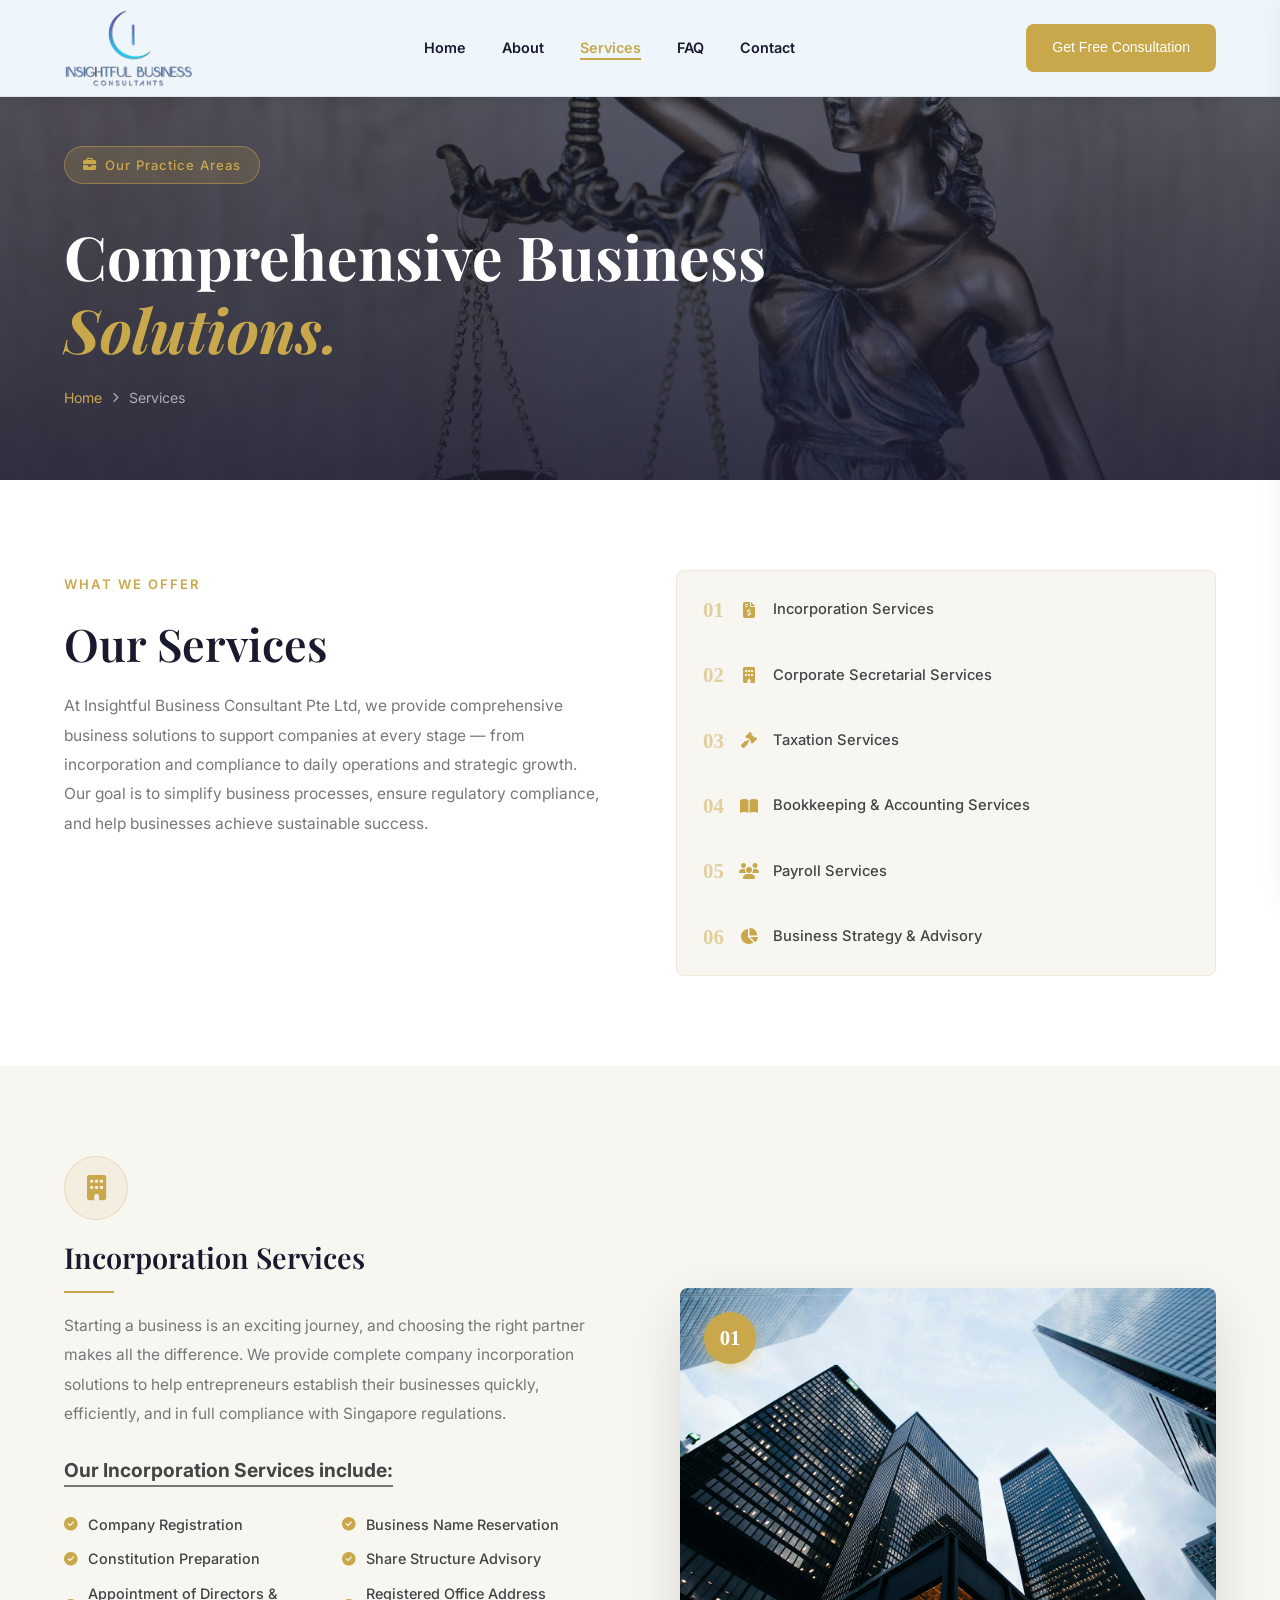
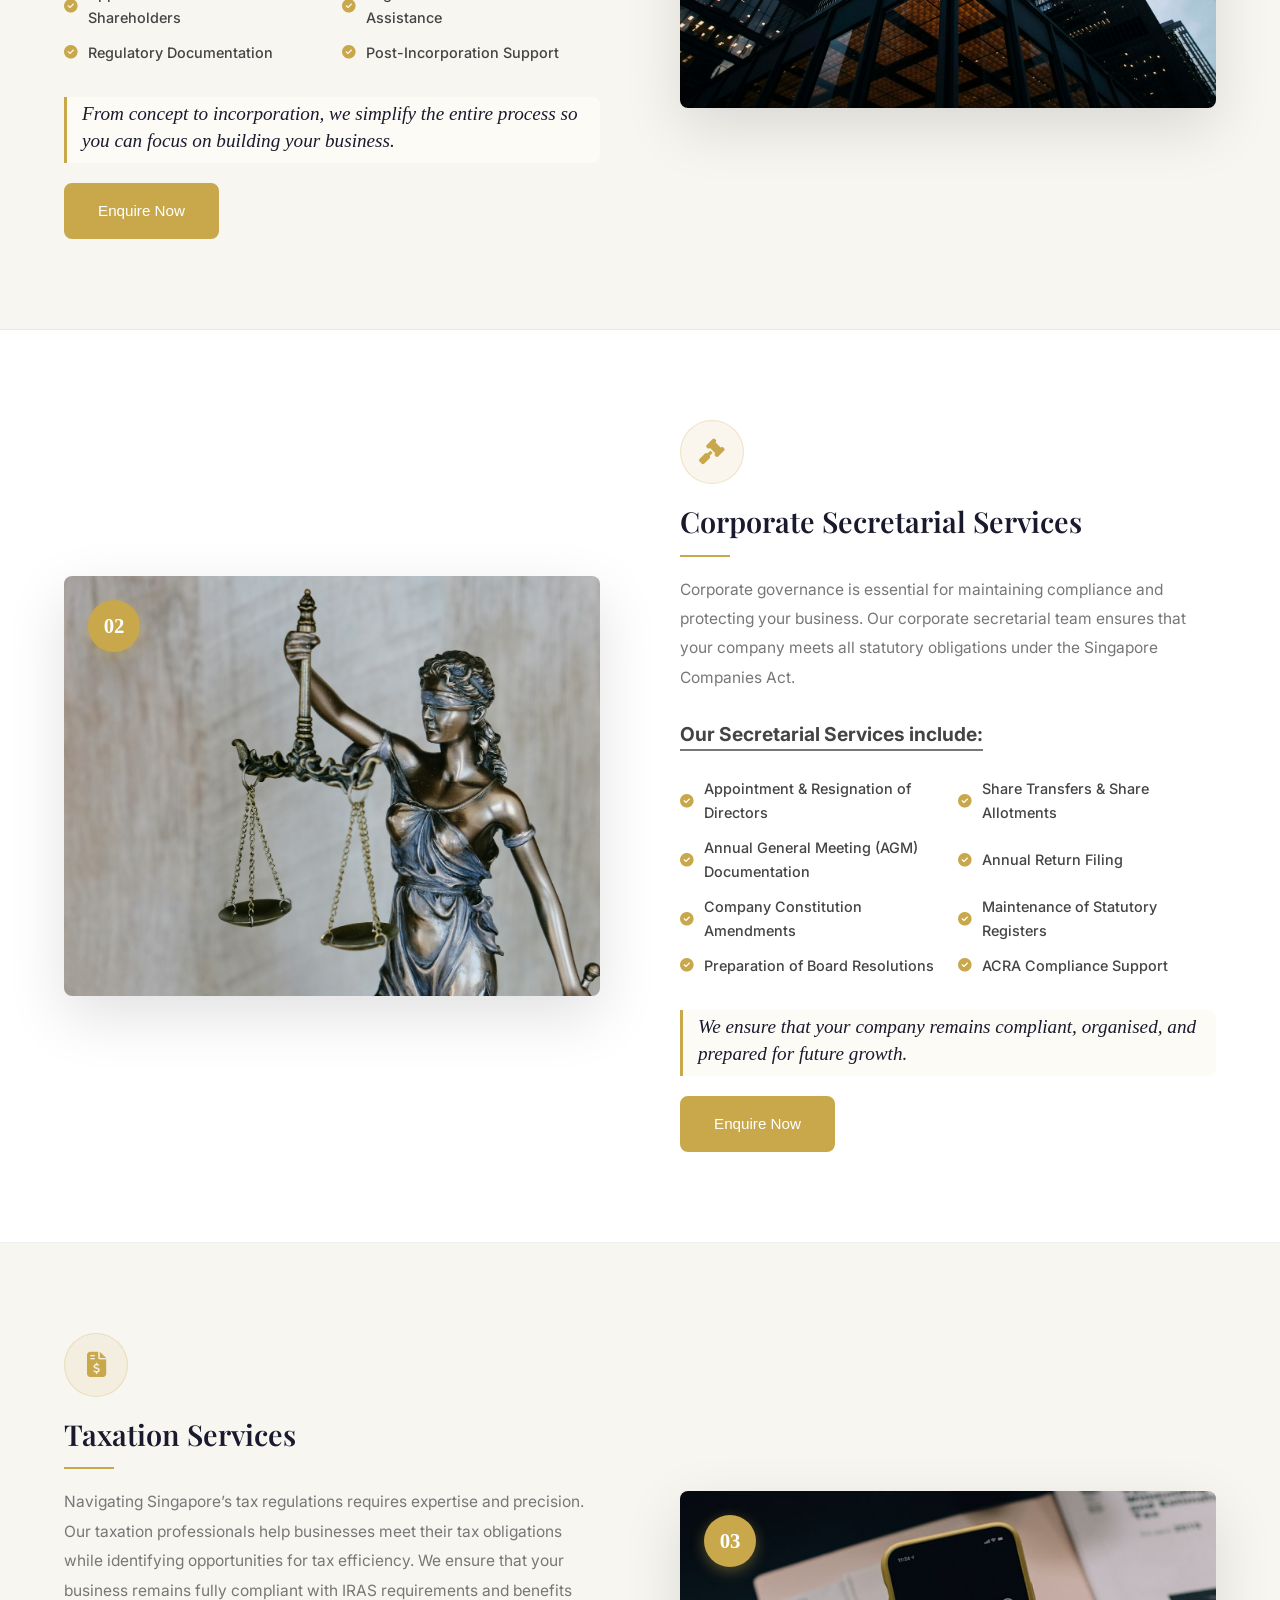
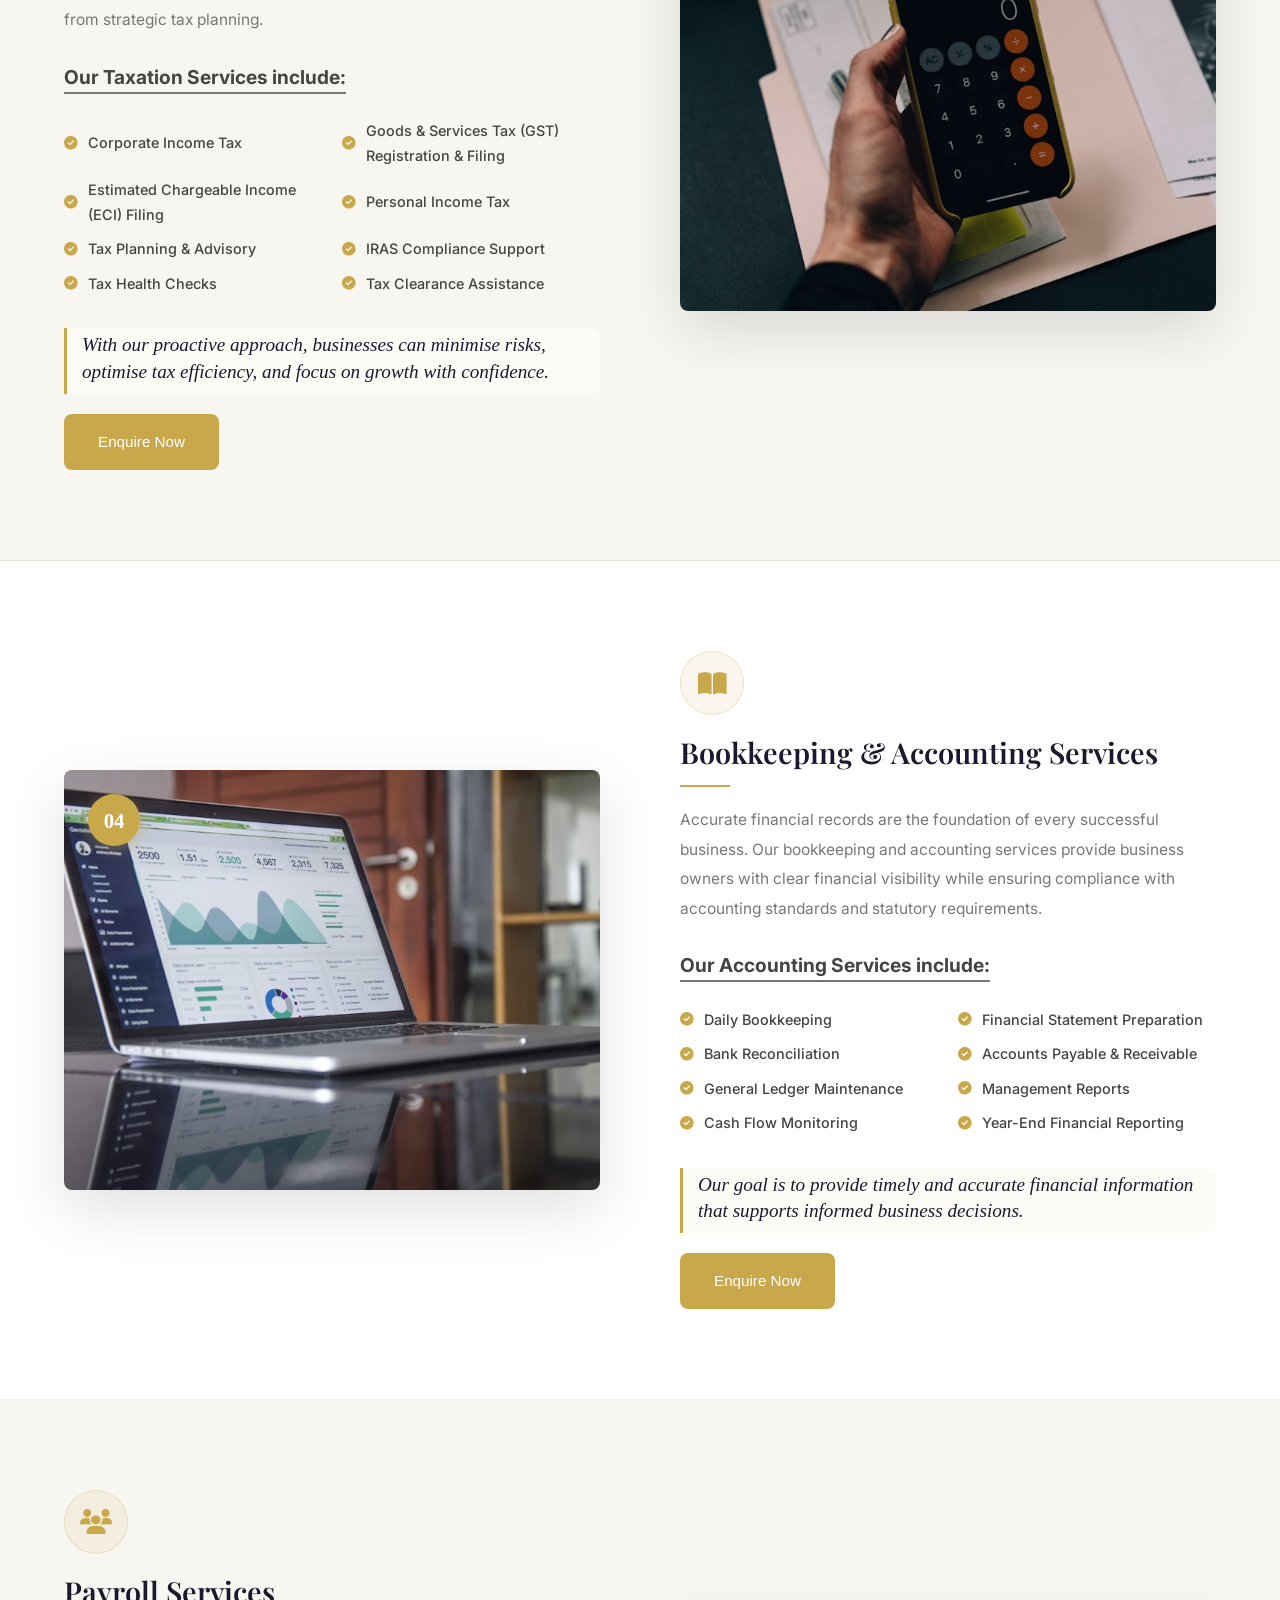
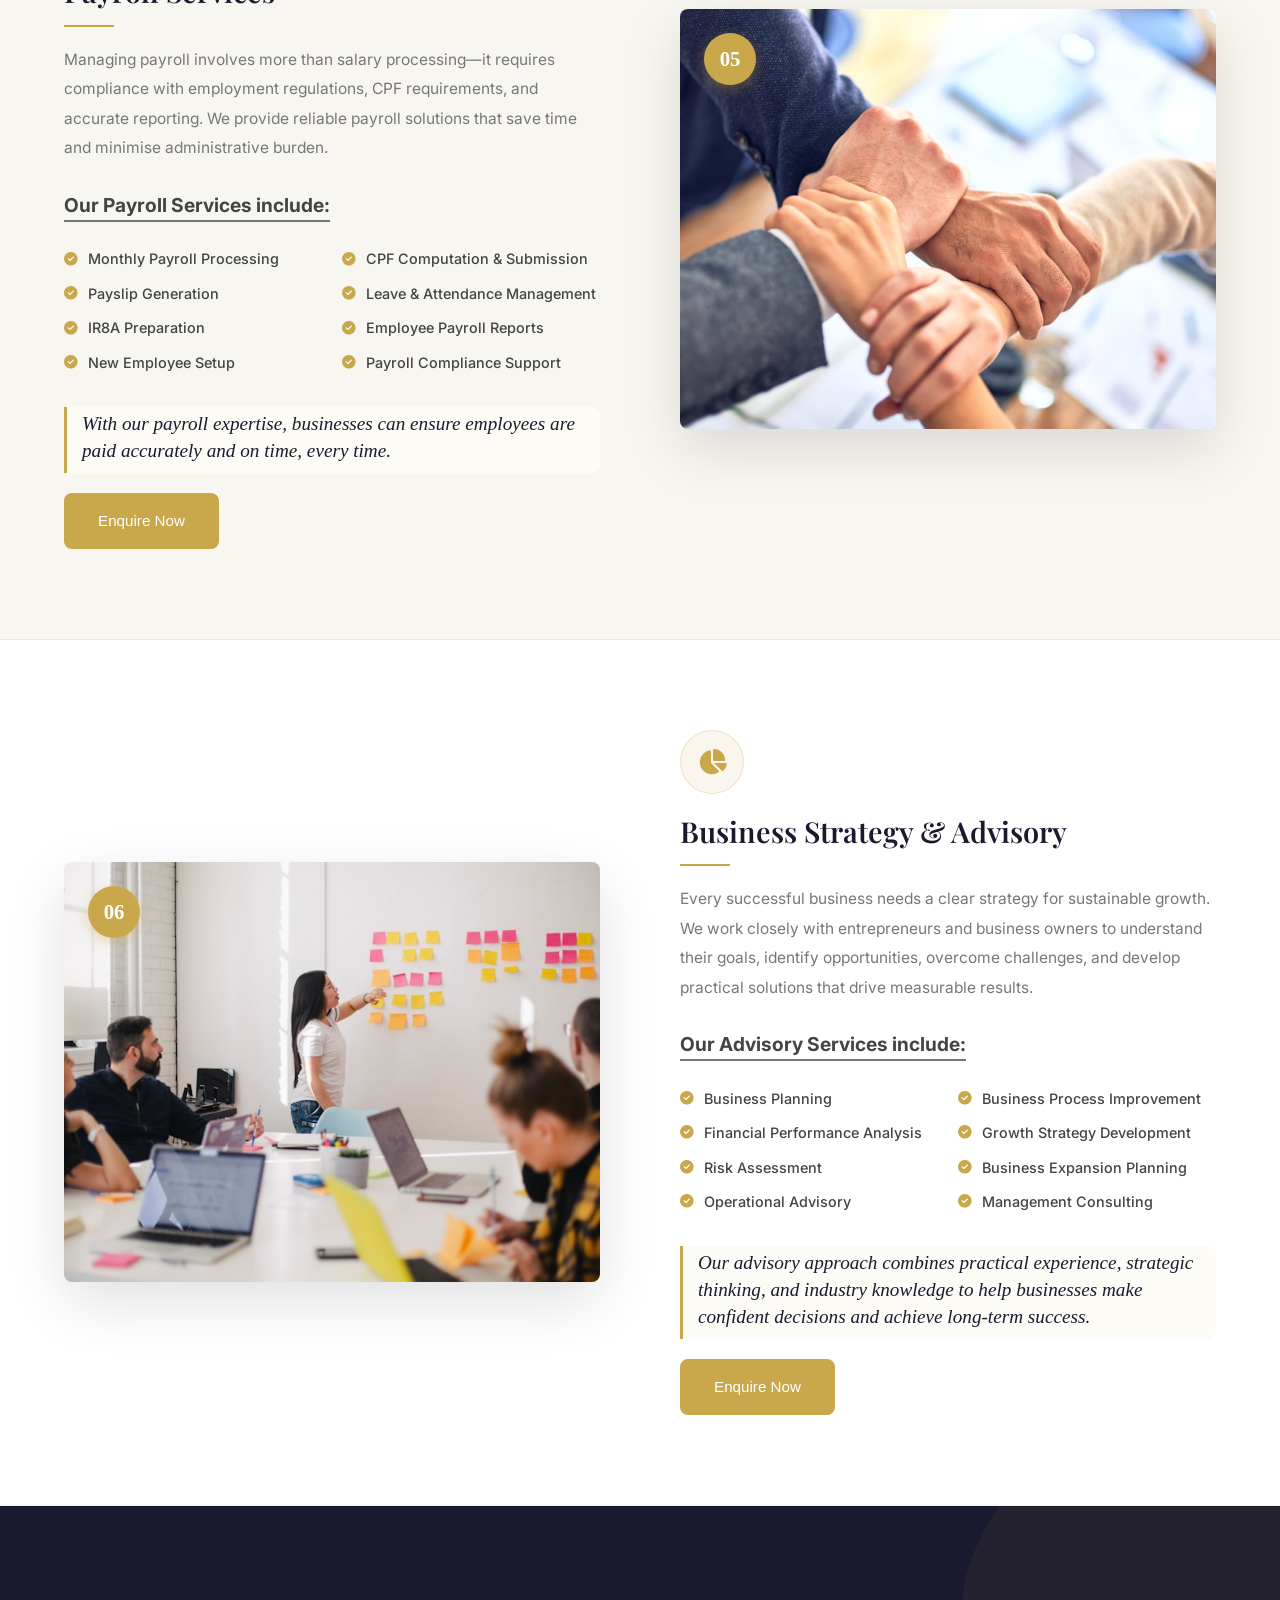
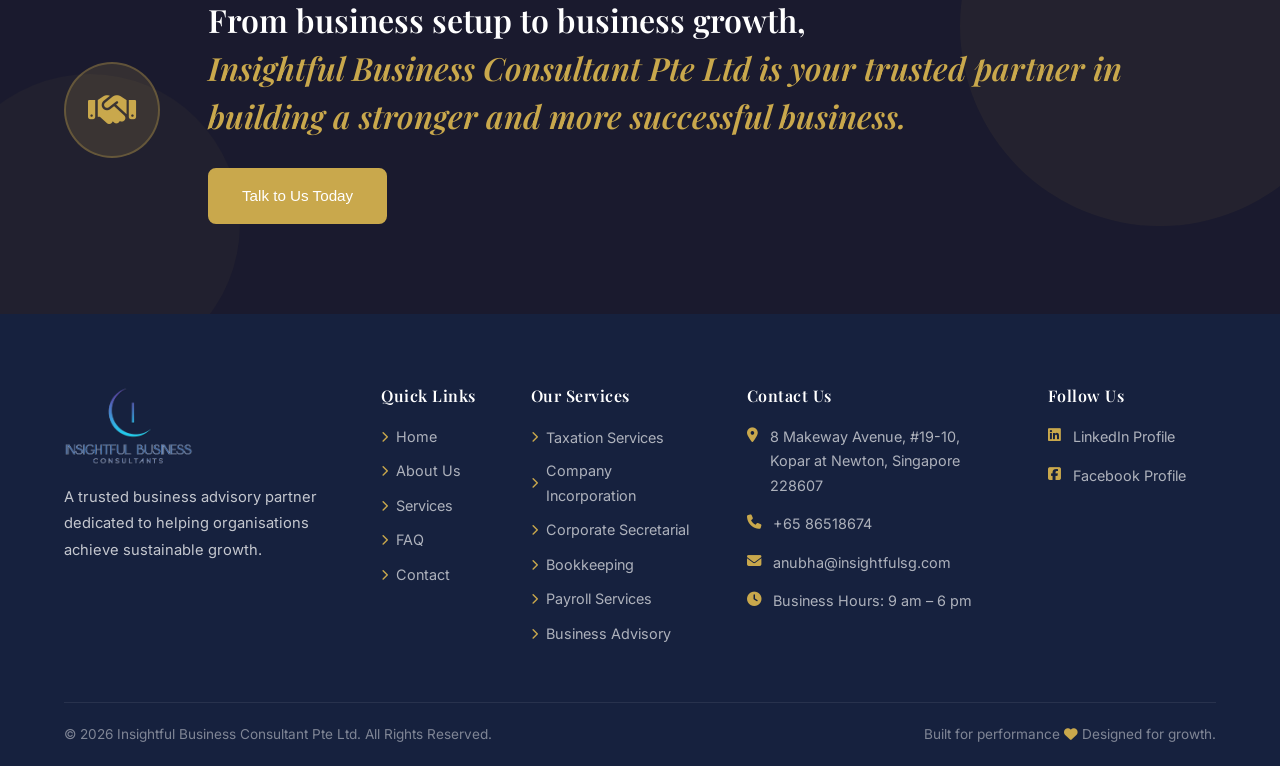
<file: services.html>
<!DOCTYPE html>
<html lang="en">
    <head>
        <meta charset="UTF-8">
        <meta name="viewport" content="width=device-width, initial-scale=1.0">
        <!-- Primary Meta Tags -->
        <title>Our Services | Corporate Strategy & Financial Advisory</title>

        <!-- Favicon -->
        <link rel="icon" type="image/x-icon" href="images/favicon.ico">

        <!-- PNG Favicons -->
        <link rel="icon" type="image/png" sizes="32x32"
            href="images/favicon.png">

        <!-- Apple Touch Icon -->
        <link rel="apple-touch-icon" sizes="180x180"
            href="images/favicon.png">

        <link rel="preconnect" href="https://fonts.googleapis.com">
        <link rel="preconnect" href="https://fonts.gstatic.com" crossorigin>
        <link
            href="https://fonts.googleapis.com/css2?family=Inter:wght@300;400;500;600;700&family=Playfair+Display:ital,wght@0,600;0,700;1,600&display=swap"
            rel="stylesheet">
        <link rel="stylesheet"
            href="https://cdnjs.cloudflare.com/ajax/libs/font-awesome/6.5.0/css/all.min.css">
        <link rel="stylesheet"
            href="css/slick.css">
        <!-- AOS - Animate On Scroll CSS -->
        <link rel="stylesheet"
            href="css/aos.css">
        <link rel="stylesheet" href="css/style.css">
        <link rel="stylesheet" href="css/responsive.css">
    </head>
    <body>

        <!-- ===== HEADER ===== -->
        <header class="site-header" id="siteHeader" data-aos="fade-down"
            data-aos-duration="600" data-aos-once="true">
            <div class="container header-inner">
                <a href="https://sukantabyabortta.github.io/insightfulsg"
                    class="logo">
                    <img src="images/logo3.png"
                        alt="Insightful Business Consultant"
                        onerror="this.style.display='none'; this.nextElementSibling.style.display='flex'">
                    <span
                        class="logo-text-fallback">Insightful<span>BC</span></span>
                </a>
                <nav class="main-nav" id="mainNav">
                    <ul class="nav-list">
                        <li><a
                                href="https://sukantabyabortta.github.io/insightfulsg"
                                class="nav-link">Home</a></li>
                        <li><a href="about.html" class="nav-link">About</a></li>
                        <li><a href="services.html"
                                class="nav-link active">Services</a></li>
                        <li><a href="faq.html"
                                class="nav-link">FAQ</a></li>
                        <li><a href="contact.html"
                                class="nav-link">Contact</a></li>
                    </ul>
                </nav>
                <a href="contact.html" class="btn btn-primary header-cta">Get
                    Free
                    Consultation</a>
                <button class="hamburger" id="hamburger"
                    aria-label="Toggle menu">
                    <span></span><span></span><span></span>
                </button>
            </div>
            <div class="mobile-nav-overlay" id="mobileNavOverlay"></div>
            <nav class="mobile-nav" id="mobileNav">
                <button class="mobile-nav-close" id="mobileNavClose"><i
                        class="fa fa-times"></i></button>
                <ul class="mobile-nav-list">
                    <li><a
                            href="https://sukantabyabortta.github.io/insightfulsg">Home</a></li>
                    <li><a href="about.html">About</a></li>
                    <li><a href="services.html" class="active">Services</a></li>
                    <li><a href="faq.html">FAQ</a></li>
                    <li><a href="contact.html">Contact</a></li>
                </ul>
                <a href="contact.html" class="btn btn-primary mobile-cta">Get
                    Free
                    Consultation</a>
            </nav>
        </header>

        <main>

            <!-- ===== PAGE HERO ===== -->
            <section class="page-hero"
                style="background-image: url('images/services-hero-bg.jpg');">
                <div class="page-hero-overlay"></div>
                <div class="container page-hero-content">
                    <span class="hero-badge" data-aos="fade-down"
                        data-aos-duration="700"><i class="fa fa-briefcase"></i>
                        Our
                        Practice Areas</span>
                    <h1 data-aos="fade-up" data-aos-duration="800"
                        data-aos-delay="100">Comprehensive
                        Business<br><em>Solutions.</em></h1>
                    <nav class="breadcrumb" data-aos="fade-up"
                        data-aos-duration="800" data-aos-delay="200">
                        <a
                            href="https://sukantabyabortta.github.io/insightfulsg">Home</a>
                        <i
                            class="fa fa-chevron-right"></i>
                        <span>Services</span>
                    </nav>
                </div>
            </section>

            <!-- ===== SERVICES INTRO ===== -->
            <section class="services-intro section-pad">
                <div class="container">
                    <div class="services-intro-inner">
                        <div class="services-intro-text" data-aos="fade-right"
                            data-aos-duration="800">
                            <span class="section-label">What We Offer</span>
                            <h2>Our Services</h2>
                            <p>At Insightful Business Consultant Pte Ltd, we
                                provide comprehensive business solutions to
                                support companies at every stage — from
                                incorporation and compliance to daily operations
                                and strategic growth. Our goal is to simplify
                                business processes, ensure regulatory
                                compliance, and help businesses achieve
                                sustainable success.</p>
                        </div>
                        <div class="services-quick-nav" data-aos="fade-left"
                            data-aos-duration="800">
                            <a href="#taxation" class="sqn-item"><span
                                    class="sqn-num">01</span><i
                                    class="fa fa-file-invoice-dollar"></i>Incorporation
                                Services</a>
                            <a href="#incorporation" class="sqn-item"><span
                                    class="sqn-num">02</span><i
                                    class="fa fa-building"></i>Corporate
                                Secretarial Services</a>
                            <a href="#secretarial" class="sqn-item"><span
                                    class="sqn-num">03</span><i
                                    class="fa fa-gavel"></i>Taxation
                                Services</a>
                            <a href="#bookkeeping" class="sqn-item"><span
                                    class="sqn-num">04</span><i
                                    class="fa fa-book-open"></i>Bookkeeping &
                                Accounting Services</a>
                            <a href="#payroll" class="sqn-item"><span
                                    class="sqn-num">05</span><i
                                    class="fa fa-users"></i>Payroll Services</a>
                            <a href="#advisory" class="sqn-item"><span
                                    class="sqn-num">06</span><i
                                    class="fa fa-chart-pie"></i>Business
                                Strategy & Advisory</a>
                        </div>
                    </div>
                </div>
            </section>

            <!-- ===== DETAILED SERVICES ===== -->
            <section class="services-detail">

                <!-- Service 1 -->
                <div class="svc-block svc-block-alt" id="incorporation">
                    <div class="container svc-block-inner">
                        <div class="svc-content-col" data-aos="fade-right"
                            data-aos-duration="800">
                            <div class="svc-icon"><i
                                    class="fa fa-building"></i></div>
                            <h3>Incorporation Services</h3>
                            <p>Starting a business is an exciting journey, and
                                choosing the right partner makes all the
                                difference. We provide complete company
                                incorporation solutions to help entrepreneurs
                                establish their businesses quickly, efficiently,
                                and in full compliance with Singapore
                                regulations.</p>
                            <p><strong>Our Incorporation Services
                                    include:</strong></p>
                            <ul class="svc-features">
                                <li><i class="fa fa-check-circle"></i>Company
                                    Registration</li>

                                <li><i class="fa fa-check-circle"></i>Business
                                    Name Reservation</li>

                                <li><i
                                        class="fa fa-check-circle"></i>Constitution
                                    Preparation</li>

                                <li><i class="fa fa-check-circle"></i>Share
                                    Structure Advisory</li>

                                <li><i
                                        class="fa fa-check-circle"></i>Appointment
                                    of Directors &amp; Shareholders</li>

                                <li><i class="fa fa-check-circle"></i>Registered
                                    Office Address Assistance</li>

                                <li><i class="fa fa-check-circle"></i>Regulatory
                                    Documentation</li>

                                <li><i
                                        class="fa fa-check-circle"></i>Post-Incorporation
                                    Support</li>
                            </ul>

                            <div class="about-signature">
                                <blockquote>From concept to incorporation, we
                                    simplify the entire process so you can focus
                                    on building your business.</blockquote>
                            </div>
                            <a href="contact.html"
                                class="btn btn-primary">Enquire Now</a>
                        </div>
                        <div class="svc-img-col" data-aos="fade-left"
                            data-aos-duration="800">
                            <div class="svc-img-wrap">
                                <img src="images/building-bg.jpg"
                                    alt="Company Incorporation">
                                <div class="svc-num-badge">01</div>
                            </div>
                        </div>
                    </div>
                </div>

                <!-- Service 2 -->
                <div class="svc-block" id="secretarial">
                    <div class="container svc-block-inner">
                        <div class="svc-img-col" data-aos="fade-right"
                            data-aos-duration="800">
                            <div class="svc-img-wrap">
                                <img src="images/services-hero-bg.jpg"
                                    alt="Corporate Secretarial">
                                <div class="svc-num-badge">02</div>
                            </div>
                        </div>
                        <div class="svc-content-col" data-aos="fade-left"
                            data-aos-duration="800">
                            <div class="svc-icon"><i
                                    class="fa fa-gavel"></i></div>
                            <h3>Corporate Secretarial Services</h3>
                            <p>Corporate governance is essential for maintaining
                                compliance and protecting your business. Our
                                corporate secretarial team ensures that your
                                company meets all statutory obligations under
                                the Singapore Companies Act.</p>
                            <p><strong>Our Secretarial Services
                                    include:</strong></p>
                            <ul class="svc-features">
                                <li><i
                                        class="fa fa-check-circle"></i>Appointment
                                    &amp; Resignation of Directors</li>

                                <li><i class="fa fa-check-circle"></i>Share
                                    Transfers &amp; Share Allotments</li>

                                <li><i class="fa fa-check-circle"></i>Annual
                                    General Meeting (AGM) Documentation</li>

                                <li><i class="fa fa-check-circle"></i>Annual
                                    Return Filing</li>

                                <li><i class="fa fa-check-circle"></i>Company
                                    Constitution Amendments</li>

                                <li><i
                                        class="fa fa-check-circle"></i>Maintenance
                                    of Statutory Registers</li>

                                <li><i
                                        class="fa fa-check-circle"></i>Preparation
                                    of Board Resolutions</li>

                                <li><i class="fa fa-check-circle"></i>ACRA
                                    Compliance Support</li>
                            </ul>
                            <div class="about-signature">
                                <blockquote>We ensure that your company remains
                                    compliant, organised, and prepared for
                                    future growth.</blockquote>
                            </div>
                            <a href="contact.html"
                                class="btn btn-primary">Enquire Now</a>
                        </div>
                    </div>
                </div>

                <!-- Service 3 -->
                <div class="svc-block svc-block-alt" id="taxation">
                    <div class="container svc-block-inner">
                        <div class="svc-content-col" data-aos="fade-right"
                            data-aos-duration="800">
                            <div class="svc-icon"><i
                                    class="fa fa-file-invoice-dollar"></i></div>
                            <h3>Taxation Services</h3>
                            <p>Navigating Singapore’s tax regulations requires
                                expertise and precision. Our taxation
                                professionals help businesses meet their tax
                                obligations while identifying opportunities for
                                tax efficiency. We ensure that your business
                                remains fully compliant with IRAS requirements
                                and benefits from strategic tax planning.</p>
                            <p><strong>Our Taxation Services
                                    include:</strong></p>
                            <ul class="svc-features">
                                <li><i class="fa fa-check-circle"></i>Corporate
                                    Income Tax</li>

                                <li><i class="fa fa-check-circle"></i>Goods
                                    &amp; Services Tax (GST) Registration &amp;
                                    Filing</li>

                                <li><i class="fa fa-check-circle"></i>Estimated
                                    Chargeable Income (ECI) Filing</li>

                                <li><i class="fa fa-check-circle"></i>Personal
                                    Income Tax</li>

                                <li><i class="fa fa-check-circle"></i>Tax
                                    Planning &amp; Advisory</li>

                                <li><i class="fa fa-check-circle"></i>IRAS
                                    Compliance Support</li>

                                <li><i class="fa fa-check-circle"></i>Tax Health
                                    Checks</li>
                                <li><i class="fa fa-check-circle"></i>Tax
                                    Clearance Assistance</li>
                            </ul>
                            <div class="about-signature">
                                <blockquote>With our proactive approach,
                                    businesses can minimise risks, optimise tax
                                    efficiency, and focus on growth with
                                    confidence.</blockquote>
                            </div>
                            <a href="contact.html"
                                class="btn btn-primary">Enquire Now</a>
                        </div>
                        <div class="svc-img-col" data-aos="fade-left"
                            data-aos-duration="800">
                            <div class="svc-img-wrap">
                                <img src="images/service-taxation.jpg"
                                    alt="Taxation Services">
                                <div class="svc-num-badge">03</div>
                            </div>
                        </div>
                    </div>
                </div>

                <!-- Service 4 -->
                <div class="svc-block" id="bookkeeping">
                    <div class="container svc-block-inner">
                        <div class="svc-img-col" data-aos="fade-right"
                            data-aos-duration="800">
                            <div class="svc-img-wrap">
                                <img src="images/service-bookkeeping.jpg"
                                    alt="Bookkeeping Services">
                                <div class="svc-num-badge">04</div>
                            </div>
                        </div>
                        <div class="svc-content-col" data-aos="fade-left"
                            data-aos-duration="800">
                            <div class="svc-icon"><i
                                    class="fa fa-book-open"></i></div>
                            <h3>Bookkeeping & Accounting Services</h3>
                            <p>Accurate financial records are the foundation of
                                every successful business. Our bookkeeping and
                                accounting services provide business owners with
                                clear financial visibility while ensuring
                                compliance with accounting standards and
                                statutory requirements.</p>
                            <p><strong>Our Accounting Services
                                    include:</strong></p>
                            <ul class="svc-features">
                                <li><i class="fa fa-check-circle"></i>Daily
                                    Bookkeeping</li>

                                <li><i class="fa fa-check-circle"></i>Financial
                                    Statement Preparation</li>

                                <li><i class="fa fa-check-circle"></i>Bank
                                    Reconciliation</li>

                                <li><i class="fa fa-check-circle"></i>Accounts
                                    Payable &amp; Receivable</li>

                                <li><i class="fa fa-check-circle"></i>General
                                    Ledger Maintenance</li>

                                <li><i class="fa fa-check-circle"></i>Management
                                    Reports</li>

                                <li><i class="fa fa-check-circle"></i>Cash Flow
                                    Monitoring</li>

                                <li><i class="fa fa-check-circle"></i>Year-End
                                    Financial Reporting</li>
                            </ul>
                            <div class="about-signature">
                                <blockquote>Our goal is to provide timely and
                                    accurate financial information that supports
                                    informed business decisions.</blockquote>
                            </div>
                            <a href="contact.html"
                                class="btn btn-primary">Enquire Now</a>
                        </div>
                    </div>
                </div>

                <!-- Service 5 -->
                <div class="svc-block svc-block-alt" id="payroll">
                    <div class="container svc-block-inner">
                        <div class="svc-content-col" data-aos="fade-right"
                            data-aos-duration="800">
                            <div class="svc-icon"><i
                                    class="fa fa-users"></i></div>
                            <h3>Payroll Services</h3>
                            <p>Managing payroll involves more than salary
                                processing—it requires compliance with
                                employment regulations, CPF requirements, and
                                accurate reporting. We provide reliable payroll
                                solutions that save time and minimise
                                administrative burden.</p>
                            <p><strong>Our Payroll Services
                                    include:</strong></p>
                            <ul class="svc-features">
                                <li><i class="fa fa-check-circle"></i>Monthly
                                    Payroll Processing</li>

                                <li><i class="fa fa-check-circle"></i>CPF
                                    Computation &amp; Submission</li>

                                <li><i class="fa fa-check-circle"></i>Payslip
                                    Generation</li>

                                <li><i class="fa fa-check-circle"></i>Leave
                                    &amp; Attendance Management</li>

                                <li><i class="fa fa-check-circle"></i>IR8A
                                    Preparation</li>

                                <li><i class="fa fa-check-circle"></i>Employee
                                    Payroll Reports</li>

                                <li><i class="fa fa-check-circle"></i>New
                                    Employee Setup</li>

                                <li><i class="fa fa-check-circle"></i>Payroll
                                    Compliance Support</li>
                            </ul>
                            <div class="about-signature">
                                <blockquote>With our payroll expertise,
                                    businesses can ensure employees are paid
                                    accurately and on time, every
                                    time.</blockquote>
                            </div>
                            <a href="contact.html"
                                class="btn btn-primary">Enquire Now</a>
                        </div>
                        <div class="svc-img-col" data-aos="fade-left"
                            data-aos-duration="800">
                            <div class="svc-img-wrap">
                                <img src="images/service-payroll.jpg"
                                    alt="Payroll Services">
                                <div class="svc-num-badge">05</div>
                            </div>
                        </div>
                    </div>
                </div>

                <!-- Service 6 -->
                <div class="svc-block" id="advisory">
                    <div class="container svc-block-inner">
                        <div class="svc-img-col" data-aos="fade-right"
                            data-aos-duration="800">
                            <div class="svc-img-wrap">
                                <img src="images/service-advisory.jpg"
                                    alt="Business Strategy">
                                <div class="svc-num-badge">06</div>
                            </div>
                        </div>
                        <div class="svc-content-col" data-aos="fade-left"
                            data-aos-duration="800">
                            <div class="svc-icon"><i
                                    class="fa fa-chart-pie"></i></div>
                            <h3>Business Strategy & Advisory</h3>
                            <p>Every successful business needs a clear strategy
                                for sustainable growth. We work closely with
                                entrepreneurs and business owners to understand
                                their goals, identify opportunities, overcome
                                challenges, and develop practical solutions that
                                drive measurable results. </p>
                            <p><strong>Our Advisory Services
                                    include:</strong></p>
                            <ul class="svc-features">
                                <li><i class="fa fa-check-circle"></i>Business
                                    Planning</li>

                                <li><i class="fa fa-check-circle"></i>Business
                                    Process Improvement</li>

                                <li><i class="fa fa-check-circle"></i>Financial
                                    Performance Analysis</li>

                                <li><i class="fa fa-check-circle"></i>Growth
                                    Strategy Development</li>

                                <li><i class="fa fa-check-circle"></i>Risk
                                    Assessment</li>

                                <li><i class="fa fa-check-circle"></i>Business
                                    Expansion Planning</li>

                                <li><i
                                        class="fa fa-check-circle"></i>Operational
                                    Advisory</li>

                                <li><i class="fa fa-check-circle"></i>Management
                                    Consulting</li>
                            </ul>
                            <div class="about-signature">
                                <blockquote>Our advisory approach combines
                                    practical experience, strategic thinking,
                                    and industry knowledge to help businesses
                                    make confident decisions and achieve
                                    long-term success.</blockquote>
                            </div>
                            <a href="contact.html"
                                class="btn btn-primary">Enquire Now</a>
                        </div>
                    </div>
                </div>

            </section>

            <!-- ===== CLOSING TAGLINE ===== -->
            <section class="services-tagline section-pad">
                <div class="container">
                    <div class="tagline-box" data-aos="zoom-in"
                        data-aos-duration="800">
                        <div class="tagline-icon-wrap"><i
                                class="fa fa-handshake"></i></div>
                        <div class="tagline-text">
                            <h2>From business setup to business
                                growth,<br><em>Insightful Business Consultant
                                    Pte Ltd is your trusted partner in building
                                    a stronger and more successful
                                    business.</em></h2>
                            <a href="contact.html" class="btn btn-primary">Talk
                                to Us Today</a>
                        </div>
                    </div>
                </div>
            </section>

        </main>

        <!-- ===== FOOTER ===== -->
        <footer class="site-footer">
            <div class="container footer-grid">
                <div class="footer-col footer-about" data-aos="fade-up"
                    data-aos-duration="700">
                    <a href="https://sukantabyabortta.github.io/insightfulsg"
                        class="footer-logo">
                        <img src="images/logo3.png" alt="Insightful BC"
                            onerror="this.style.display='none'; this.nextElementSibling.style.display='inline'">
                        <span class="logo-text-fallback"
                            style="display:none">Insightful<span>BC</span></span>
                    </a>
                    <p>A trusted business advisory partner dedicated to helping
                        organisations achieve sustainable growth.</p>
                    <!-- <div class="social-links">
                        <a
                            href="https://www.linkedin.com/in/anubha-jain-bajoria"
                            target="_blank" rel="noopener"><i
                                class="fab fa-linkedin-in"></i></a>
                        <a
                            href="#"
                            target="_blank" rel="noopener"><i
                                class="fab fa-facebook-f"></i></a>
                    </div> -->
                </div>
                <div class="footer-col" data-aos="fade-up"
                    data-aos-duration="700" data-aos-delay="100">
                    <h4>Quick Links</h4>
                    <ul>
                        <li><a
                                href="https://sukantabyabortta.github.io/insightfulsg"><i
                                    class="fa fa-chevron-right"></i>
                                Home</a></li>
                        <li><a href="about.html"><i
                                    class="fa fa-chevron-right"></i> About
                                Us</a></li>
                        <li><a href="services.html"><i
                                    class="fa fa-chevron-right"></i>
                                Services</a></li>
                        <li><a href="faq.html"><i
                                    class="fa fa-chevron-right"></i>
                                FAQ</a></li>
                        <li><a href="contact.html"><i
                                    class="fa fa-chevron-right"></i>
                                Contact</a></li>
                    </ul>
                </div>
                <div class="footer-col" data-aos="fade-up"
                    data-aos-duration="700" data-aos-delay="200">
                    <h4>Our Services</h4>
                    <ul>
                        <li><a href="services.html#taxation"><i
                                    class="fa fa-chevron-right"></i> Taxation
                                Services</a></li>
                        <li><a href="services.html#incorporation"><i
                                    class="fa fa-chevron-right"></i> Company
                                Incorporation</a></li>
                        <li><a href="services.html#secretarial"><i
                                    class="fa fa-chevron-right"></i> Corporate
                                Secretarial</a></li>
                        <li><a href="services.html#bookkeeping"><i
                                    class="fa fa-chevron-right"></i>
                                Bookkeeping</a></li>
                        <li><a href="services.html#payroll"><i
                                    class="fa fa-chevron-right"></i> Payroll
                                Services</a></li>
                        <li><a href="services.html#advisory"><i
                                    class="fa fa-chevron-right"></i> Business
                                Advisory</a></li>
                    </ul>
                </div>
                <div class="footer-col" data-aos="fade-up"
                    data-aos-duration="700" data-aos-delay="300">
                    <h4>Contact Us</h4>
                    <ul class="contact-list">
                        <li><i class="fa fa-map-marker-alt"></i> 8 Makeway
                            Avenue, #19-10, Kopar at Newton, Singapore
                            228607</li>
                        <li><i class="fa fa-phone"></i> <a
                                href="tel:+6599999999">+65 86518674</a></li>
                        <li><i class="fa fa-envelope"></i> <a
                                href="mailto:anubha@insightfulsg.com">anubha@insightfulsg.com</a></li>
                        <li><i class="fa fa-clock"></i> Business Hours: 9 am – 6
                            pm</li>
                    </ul>
                </div>
                <div class="footer-col" data-aos="fade-up"
                    data-aos-duration="700" data-aos-delay="200">
                    <h4>Follow Us</h4>
                    <ul class="contact-list">
                        <li><i class="fab fa-linkedin"></i> <a
                                href="https://www.linkedin.com/in/anubha-jain-bajoria"
                                target="_blank" rel="noopener">LinkedIn
                                Profile</a></li>
                        <li><i class="fab fa-facebook-square"></i> <a
                                href="#"
                                target="_blank" rel="noopener">Facebook
                                Profile</a></li>
                    </ul>
                </div>
            </div>
            <div class="footer-bottom">
                <div class="container footer-bottom-inner">
                    <p>&copy; 2026 Insightful Business Consultant Pte Ltd. All
                        Rights Reserved.</p>
                    <p>Built for performance <i class="fa fa-heart"
                            style="color:#c9a84c"></i> Designed for growth.</p>
                </div>
            </div>
        </footer>

        <a href="#" class="back-to-top" id="backToTop"><i
                class="fa fa-chevron-up"></i></a>

        <script src="https://code.jquery.com/jquery-3.7.1.min.js"></script>
        <script
            src="js/slick.min.js"></script>
        <!-- AOS - Animate On Scroll JS -->
        <script
            src="js/aos.js"></script>

        <script src="js/custom.js"></script>
    </body>
</html>
</file>
<file: css/style.css>
/* ===== RESET & BASE ===== */
*,
*::before,
*::after {
    box-sizing: border-box;
    margin: 0;
    padding: 0;
}

:root {
    --gold: #c9a84c;
    --gold-dark: #a8862e;
    --dark: #1a1a2e;
    --dark2: #16213e;
    --text: #444;
    --text-light: #777;
    --bg-light: #f8f6f1;
    --white: #fff;
    --radius: 8px;
    --transition: 0.3s ease;
    --shadow: 0 4px 24px rgba(0, 0, 0, 0.10);
}

html {
    scroll-behavior: smooth;
}

body {
    font-family: 'DM Sans', sans-serif;
    color: var(--text);
    background: var(--white);
    line-height: 1.7;
    font-size: 16px;
}

h1,
h2,
h3,
h4 {
    font-family: 'Cormorant Garamond', serif;
    color: var(--dark);
    line-height: 1.2;
}

h1 {
    font-size: clamp(2.2rem, 5vw, 3.8rem);
    font-weight: 700;
}

h2 {
    font-size: clamp(1.8rem, 3.5vw, 2.8rem);
    font-weight: 600;
}

h3 {
    font-size: 1.35rem;
    font-weight: 600;
}

h4 {
    font-size: 1.1rem;
    font-weight: 600;
}

em {
    font-style: italic;
    color: var(--gold);
}

a {
    text-decoration: none;
    color: inherit;
    transition: color var(--transition);
}

ul {
    list-style: none;
}

img {
    max-width: 100%;
    display: block;
}

.container {
    width: 90%;
    max-width: 1200px;
    margin: 0 auto;
}

.section-pad {
    padding: 90px 0;
}

.bg-light {
    background: var(--bg-light);
}

.text-center {
    text-align: center;
}

.mt-40 {
    margin-top: 40px;
}

/* ===== BUTTONS ===== */
.btn {
    display: inline-block;
    padding: 13px 32px;
    border-radius: var(--radius);
    font-family: 'DM Sans', sans-serif;
    font-weight: 500;
    font-size: 0.95rem;
    cursor: pointer;
    transition: all var(--transition);
    border: 2px solid transparent;
}

.btn-primary {
    background: var(--gold);
    color: var(--white);
    border-color: var(--gold);
}

.btn-primary:hover {
    background: var(--gold-dark);
    border-color: var(--gold-dark);
}

.btn-outline {
    background: transparent;
    color: var(--white);
    border-color: var(--white);
}

.btn-outline:hover {
    background: var(--white);
    color: var(--dark);
}

/* ===== SECTION HEADER ===== */
.section-label {
    display: inline-block;
    font-size: 0.82rem;
    font-weight: 600;
    letter-spacing: 2px;
    text-transform: uppercase;
    color: var(--gold);
    margin-bottom: 12px;
}

.section-header {
    margin-bottom: 50px;
}

.section-header p {
    color: var(--text-light);
    max-width: 560px;
    margin: 12px auto 0;
}

/* ===== HEADER ===== */
.site-header {
    position: fixed;
    top: 0;
    left: 0;
    right: 0;
    z-index: 1000;
    background: rgba(26, 26, 46, 0.97);
    backdrop-filter: blur(8px);
    transition: box-shadow var(--transition);
}

.site-header.scrolled {
    box-shadow: 0 2px 20px rgba(0, 0, 0, 0.25);
}

.header-inner {
    display: flex;
    align-items: center;
    justify-content: space-between;
    height: 96px;
    gap: 24px;
}

/* Logo */
.logo {
    display: flex;
    align-items: center;
    gap: 10px;
}

.logo img {
    height: 80px;
    width: auto;
    border-radius: 6px;
}

.logo-text-fallback {
    display: none;
    font-family: 'Cormorant Garamond', serif;
    font-size: 1.5rem;
    font-weight: 700;
    color: var(--white);
    letter-spacing: 1px;
}

.logo-text-fallback span {
    color: var(--gold);
}

/* Nav */
.main-nav {
    flex: 1;
    display: flex;
    justify-content: center;
}

.nav-list {
    display: flex;
    gap: 36px;
}

.nav-link {
    color: rgba(255, 255, 255, 0.82);
    font-size: 0.95rem;
    font-weight: 500;
    padding-bottom: 4px;
    position: relative;
}

.nav-link::after {
    content: '';
    position: absolute;
    bottom: 0;
    left: 0;
    width: 0;
    height: 2px;
    background: var(--gold);
    transition: width var(--transition);
}

.nav-link:hover,
.nav-link.active {
    color: var(--white);
}

.nav-link:hover::after,
.nav-link.active::after {
    width: 100%;
}

.header-cta {
    padding: 10px 24px;
    font-size: 0.88rem;
}

/* Hamburger */
.hamburger {
    display: none;
    flex-direction: column;
    gap: 5px;
    background: none;
    border: none;
    cursor: pointer;
    padding: 4px;
}

.hamburger span {
    display: block;
    width: 26px;
    height: 2px;
    background: var(--white);
    border-radius: 2px;
    transition: all var(--transition);
}

/* Mobile Nav */
.mobile-nav-overlay {
    display: none;
    position: fixed;
    inset: 0;
    background: rgba(0, 0, 0, 0.55);
    z-index: 1099;
}

.mobile-nav-overlay.active {
    display: block;
}

.mobile-nav {
    position: fixed;
    top: 0;
    right: -320px;
    width: 300px;
    height: 100vh;
    background: var(--dark);
    z-index: 1100;
    padding: 60px 32px 40px;
    display: flex;
    flex-direction: column;
    gap: 28px;
    transition: right var(--transition);
    overflow-y: auto;
}

.mobile-nav.open {
    right: 0;
}

.mobile-nav-close {
    position: absolute;
    top: 18px;
    right: 20px;
    background: none;
    border: none;
    color: var(--white);
    font-size: 1.3rem;
    cursor: pointer;
}

.mobile-nav-list {
    display: flex;
    flex-direction: column;
    gap: 20px;
}

.mobile-nav-list a {
    color: rgba(255, 255, 255, 0.82);
    font-size: 1.05rem;
    font-weight: 500;
}

.mobile-nav-list a.active,
.mobile-nav-list a:hover {
    color: var(--gold);
}

.mobile-cta {
    align-self: flex-start;
}

/* ===== HERO ===== */
.hero-section {
    position: relative;
}

.hero-slider {
    position: relative;
}

.hero-slide {
    height: 100vh;
    min-height: 600px;
    background-size: cover;
    background-position: center;
    position: relative;
    display: flex !important;
    align-items: center;
}

.hero-overlay {
    position: absolute;
    inset: 0;
    background: linear-gradient(120deg, rgba(26, 26, 46, 0.82) 0%, rgba(26, 26, 46, 0.45) 100%);
}

.hero-content {
    position: relative;
    z-index: 2;
    max-width: 940px;
    padding-top: 72px;
}

.hero-badge {
    display: inline-flex;
    align-items: center;
    gap: 8px;
    background: rgba(201, 168, 76, 0.18);
    border: 1px solid rgba(201, 168, 76, 0.5);
    color: var(--gold);
    font-size: 0.82rem;
    font-weight: 500;
    letter-spacing: 1px;
    padding: 7px 18px;
    border-radius: 50px;
    margin-bottom: 22px;
}

.hero-content h1 {
    color: var(--white);
    margin-bottom: 18px;
}

.hero-content p {
    color: rgba(255, 255, 255, 0.82);
    font-size: 1.08rem;
    margin-bottom: 36px;
    /* max-width: 520px; */
}

.hero-btns {
    display: flex;
    gap: 16px;
    flex-wrap: wrap;
}

/* Slick dots override */
.hero-slider .slick-dots {
    bottom: 28px;
}

.hero-slider .slick-dots li button:before {
    color: var(--white);
    font-size: 10px;
    opacity: 0.6;
}

.hero-slider .slick-dots li.slick-active button:before {
    color: var(--gold);
    opacity: 1;
}

.hero-slider .slick-dots {
    position: absolute;
    bottom: 30px;
    /* Distance from bottom */
    left: 50%;
    transform: translateX(-50%);
    display: flex !important;
    justify-content: center;
    align-items: center;
    gap: 10px;
    width: auto;
    margin: 0;
    padding: 0;
    list-style: none;
    z-index: 10;
}

.hero-slider .slick-dots li {
    margin: 0;
}

.hero-slider .slick-dots li button {
    width: 12px;
    height: 12px;
    padding: 0;
    border: 2px solid #d4af37;
    border-radius: 50%;
    background: transparent;
    font-size: 0;
    cursor: pointer;
    transition: all .3s ease;
}

.hero-slider .slick-dots li button:before {
    display: none;
}

.hero-slider .slick-dots li.slick-active button {
    background: #d4af37;
    transform: scale(1.2);
}

/* ===== STATS BAR ===== */
.stats-bar {
    background: var(--dark);
    padding: 48px 0;
}

.stats-grid {
    display: grid;
    grid-template-columns: repeat(4, 1fr);
    gap: 24px;
    text-align: center;
}

.stat-item {
    color: var(--white);
}

.stat-num {
    font-family: 'Cormorant Garamond', serif;
    font-size: 3rem;
    font-weight: 700;
    color: var(--gold);
    line-height: 1;
}

.stat-suffix {
    font-family: 'Cormorant Garamond', serif;
    font-size: 2rem;
    color: var(--gold);
}

.stat-item p {
    color: rgba(255, 255, 255, 0.7);
    font-size: 0.9rem;
    margin-top: 6px;
}

/* ===== WHY US ===== */
.why-grid {
    display: grid;
    grid-template-columns: 1fr 1fr;
    gap: 72px;
    align-items: center;
}

.img-frame {
    position: relative;
    border-radius: var(--radius);
    overflow: visible;
}

.img-frame img {
    width: 100%;
    border-radius: var(--radius);
    box-shadow: var(--shadow);
    object-fit: cover;
    height: 480px;
}

.img-badge-card {
    position: absolute;
    bottom: -24px;
    right: -24px;
    background: var(--gold);
    color: var(--white);
    padding: 20px 24px;
    border-radius: var(--radius);
    text-align: center;
    box-shadow: var(--shadow);
}

.img-badge-card i {
    font-size: 1.8rem;
    margin-bottom: 8px;
}

.img-badge-card p {
    font-size: 0.85rem;
    line-height: 1.4;
}

.img-badge-card strong {
    font-size: 0.95rem;
}

.why-content-col {
    padding-left: 12px;
}

.why-content-col h2 {
    margin: 10px 0 18px;
}

.lead-text {
    color: var(--text-light);
    font-size: 1.05rem;
    margin-bottom: 28px;
}

.why-list {
    display: flex;
    flex-direction: column;
    gap: 12px;
    margin-bottom: 28px;
}

.why-list li {
    display: flex;
    align-items: flex-start;
    gap: 12px;
    font-size: 0.97rem;
}

.why-list li i {
    color: var(--gold);
    margin-top: 4px;
    flex-shrink: 0;
}

.home-quote {
    border-left: 3px solid var(--gold);
    padding: 14px 20px;
    font-family: 'Cormorant Garamond', serif;
    font-style: italic;
    font-size: 1.15rem;
    color: var(--text-light);
    background: var(--bg-light);
    border-radius: 0 var(--radius) var(--radius) 0;
    margin-bottom: 32px;
}

/* ===== BUSINESS INFO ===== */
.business-info-section {
    background: var(--white);
    padding: 72px 0;
}

.business-info-wrap {
    display: grid;
    grid-template-columns: 1fr 1fr;
    gap: 40px;
}

.business-info-box {
    background: var(--white);
    border: 1px solid #ece9e0;
    border-top: 3px solid var(--gold);
    border-radius: var(--radius);
    padding: 36px 32px;
    box-shadow: var(--shadow);
}

/* Box header with icon */
.bib-header {
    display: flex;
    align-items: center;
    gap: 16px;
    margin-bottom: 28px;
    padding-bottom: 20px;
    border-bottom: 1px solid #ece9e0;
}

.bib-icon-wrap {
    width: 52px;
    height: 52px;
    border-radius: 50%;
    background: rgba(201, 168, 76, 0.12);
    border: 1px solid rgba(201, 168, 76, 0.3);
    display: flex;
    align-items: center;
    justify-content: center;
    flex-shrink: 0;
}

.bib-icon-wrap i {
    color: var(--gold);
    font-size: 1.2rem;
}

.bib-header h3 {
    font-size: 1.35rem;
    color: var(--dark);
    margin: 0;
}

/* Core Values list */
.bib-values-list {
    display: flex;
    flex-direction: column;
    gap: 16px;
}

.bib-values-list li {
    display: flex;
    align-items: flex-start;
    gap: 14px;
}

.bib-val-icon {
    width: 36px;
    height: 36px;
    border-radius: 8px;
    background: rgba(201, 168, 76, 0.1);
    display: flex;
    align-items: center;
    justify-content: center;
    flex-shrink: 0;
    margin-top: 2px;
}

.bib-val-icon i {
    color: var(--gold);
    font-size: 0.9rem;
}

.bib-val-text {
    display: flex;
    flex-direction: column;
    gap: 2px;
}

.bib-val-text strong {
    color: var(--dark);
    font-size: 0.95rem;
    font-weight: 600;
}

.bib-val-text span {
    color: var(--text-light);
    font-size: 0.88rem;
    line-height: 1.5;
}

/* Industries grid */
.bib-industries-grid {
    display: grid;
    grid-template-columns: repeat(2, 1fr);
    gap: 12px;
}

.bib-industry-item {
    display: flex;
    align-items: center;
    gap: 12px;
    padding: 12px 16px;
    background: var(--bg-light);
    border-radius: var(--radius);
    border: 1px solid #ece9e0;
    transition: all var(--transition);
}

.bib-industry-item:hover {
    background: var(--white);
    border-color: var(--gold);
    box-shadow: 0 4px 16px rgba(201, 168, 76, 0.12);
    transform: translateY(-2px);
}

.bib-industry-item i {
    color: var(--gold);
    font-size: 1rem;
    width: 20px;
    text-align: center;
    flex-shrink: 0;
}

.bib-industry-item span {
    font-size: 0.88rem;
    font-weight: 500;
    color: var(--dark);
}

/* ===== SERVICES PREVIEW ===== */
.services-grid {
    display: grid;
    grid-template-columns: repeat(3, 1fr);
    gap: 28px;
}

.service-card {
    background: var(--white);
    border-radius: var(--radius);
    padding: 36px 28px;
    box-shadow: var(--shadow);
    transition: transform var(--transition), box-shadow var(--transition);
    border-bottom: 3px solid transparent;
}

.service-card:hover {
    transform: translateY(-6px);
    box-shadow: 0 12px 36px rgba(0, 0, 0, 0.13);
    border-bottom-color: var(--gold);
}

.service-icon {
    width: 60px;
    height: 60px;
    background: rgba(201, 168, 76, 0.12);
    border-radius: 50%;
    display: flex;
    align-items: center;
    justify-content: center;
    margin-bottom: 20px;
}

.service-icon i {
    color: var(--gold);
    font-size: 1.5rem;
}

.service-card h3 {
    margin-bottom: 12px;
}

.service-card p {
    color: var(--text-light);
    font-size: 0.93rem;
    margin-bottom: 20px;
}

.card-link {
    color: var(--gold);
    font-weight: 600;
    font-size: 0.9rem;
    display: inline-flex;
    align-items: center;
    gap: 6px;
    transition: gap var(--transition);
}

.card-link:hover {
    gap: 10px;
}

/* ===== TESTIMONIALS ===== */
.testimonials-section {
    background: var(--white);
}

.testimonials-slider {
    padding-bottom: 40px;
}

.testimonial-card {
    background: var(--bg-light);
    border-radius: var(--radius);
    padding: 40px 36px;
    margin: 10px 14px;
    box-shadow: var(--shadow);
}

.quote-icon {
    color: var(--gold);
    font-size: 1.6rem;
    margin-bottom: 16px;
}

.testimonial-card p {
    color: var(--text);
    font-size: 0.97rem;
    font-style: italic;
    margin-bottom: 24px;
}

.client-info {
    display: flex;
    align-items: center;
    gap: 14px;
}

.client-avatar {
    width: 46px;
    height: 46px;
    border-radius: 50%;
    background: var(--gold);
    color: var(--white);
    display: flex;
    align-items: center;
    justify-content: center;
    font-weight: 700;
    font-size: 0.9rem;
    flex-shrink: 0;
}

.client-info strong {
    display: block;
    font-size: 0.97rem;
    color: var(--dark);
}

.client-info span {
    font-size: 0.82rem;
    color: var(--text-light);
}

/* Slick dots for testimonials */
.testimonials-slider .slick-dots li button:before {
    color: var(--gold);
}

.testimonials-slider .slick-dots li.slick-active button:before {
    color: var(--gold-dark);
}

/* ===== CTA BANNER ===== */
.cta-banner {
    position: relative;
    background: url('https://images.unsplash.com/photo-1497366216548-37526070297c?w=1600&q=80') center/cover no-repeat;
    padding: 100px 0;
    text-align: center;
}

.cta-overlay {
    position: absolute;
    inset: 0;
    background: rgba(26, 26, 46, 0.82);
}

.cta-content {
    position: relative;
    z-index: 2;
}

.cta-content h2 {
    color: var(--white);
    margin-bottom: 16px;
}

.cta-content p {
    color: rgba(255, 255, 255, 0.78);
    font-size: 1.05rem;
    margin-bottom: 32px;
}

/* ===== FOOTER ===== */
.site-footer {
    background: var(--dark2);
    color: rgba(255, 255, 255, 0.75);
    padding-top: 72px;
}

.footer-grid {
    display: grid;
    grid-template-columns: 1.6fr 0.6fr 1fr 1.5fr 1fr;
    gap: 48px;
    padding-bottom: 56px;
    border-bottom: 1px solid rgba(255, 255, 255, 0.08);
}

.footer-logo {
    display: flex;
    align-items: center;
    gap: 10px;
    margin-bottom: 18px;
}

.footer-logo img {
    height: 80px;
    width: auto;
}

.footer-about p {
    font-size: 0.92rem;
    line-height: 1.8;
    margin-bottom: 22px;
}

.social-links {
    display: flex;
    gap: 12px;
}

.social-links a {
    width: 36px;
    height: 36px;
    border-radius: 50%;
    border: 1px solid rgba(255, 255, 255, 0.2);
    display: flex;
    align-items: center;
    justify-content: center;
    color: rgba(255, 255, 255, 0.7);
    font-size: 0.88rem;
    transition: all var(--transition);
}

.social-links a:hover {
    background: var(--gold);
    border-color: var(--gold);
    color: var(--white);
}

.footer-col h4 {
    color: var(--white);
    margin-bottom: 20px;
    font-size: 1rem;
    letter-spacing: 0.5px;
}

.footer-col ul {
    display: flex;
    flex-direction: column;
    gap: 10px;
}

.footer-col ul li a {
    color: rgba(255, 255, 255, 0.65);
    font-size: 0.9rem;
    display: flex;
    align-items: center;
    gap: 8px;
    transition: color var(--transition);
}

.footer-col ul li a i {
    font-size: 0.7rem;
    color: var(--gold);
}

.footer-col ul li a:hover {
    color: var(--gold);
}

.contact-list {
    display: flex;
    flex-direction: column;
    gap: 14px !important;
}

.contact-list li {
    display: flex;
    align-items: flex-start;
    gap: 12px;
    font-size: 0.9rem;
    color: rgba(255, 255, 255, 0.65);
}

.contact-list li i {
    color: var(--gold);
    margin-top: 3px;
    flex-shrink: 0;
}

.contact-list li a {
    color: rgba(255, 255, 255, 0.65);
}

.contact-list li a:hover {
    color: var(--gold);
}

.footer-bottom {
    padding: 20px 0;
}

.footer-bottom-inner {
    display: flex;
    justify-content: space-between;
    align-items: center;
    flex-wrap: wrap;
    gap: 8px;
}

.footer-bottom p {
    font-size: 0.85rem;
    color: rgba(255, 255, 255, 0.45);
}

/* ===== BACK TO TOP ===== */
.back-to-top {
    position: fixed;
    bottom: 32px;
    right: 32px;
    width: 44px;
    height: 44px;
    background: var(--gold);
    color: var(--white);
    border-radius: 50%;
    display: flex;
    align-items: center;
    justify-content: center;
    font-size: 0.9rem;
    opacity: 0;
    pointer-events: none;
    transition: opacity var(--transition), transform var(--transition);
    z-index: 999;
    box-shadow: 0 4px 14px rgba(201, 168, 76, 0.4);
}

.back-to-top.visible {
    opacity: 1;
    pointer-events: auto;
}

.back-to-top:hover {
    transform: translateY(-4px);
}

/* ===== SLICK CUSTOM ARROWS ===== */
.slick-prev:before,
.slick-next:before {
    content: '' !important;
    font-size: 0 !important;
    display: none !important;
    width: 0 !important;
    height: 0 !important;
}

.slick-arrow {
    position: absolute;
    top: 50%;
    transform: translateY(-50%);
    z-index: 10;
    width: 46px;
    height: 46px;
    border-radius: 50%;
    border: 2px solid rgba(255, 255, 255, 0.4);
    background: rgba(26, 26, 46, 0.55);
    color: var(--white);
    font-size: 0.95rem;
    cursor: pointer;
    display: flex !important;
    align-items: center;
    justify-content: center;
    transition: all var(--transition);
    line-height: 1;
    padding: 0;
}

.slick-arrow i {
    font-size: 0.9rem;
    line-height: 1;
    display: block;
}

.slick-arrow:hover {
    background: var(--gold);
    border-color: var(--gold);
}

.slick-prev {
    left: 20px;
}

.slick-next {
    right: 20px;
}

/* Hero slider arrows */
.hero-slider .slick-prev {
    left: 28px;
}

.hero-slider .slick-next {
    right: 28px;
}

/* Testimonials arrows */
.testimonials-slider .slick-arrow {
    background: var(--bg-light);
    border-color: rgba(201, 168, 76, 0.35);
    color: var(--gold);
    top: 50%;
}

.testimonials-slider .slick-arrow:hover {
    background: var(--gold);
    color: var(--white);
    border-color: var(--gold);
}

.testimonials-slider .slick-prev {
    left: -24px;
}

.testimonials-slider .slick-next {
    right: -24px;
}

/* Shared dots */
.slick-dots {
    bottom: -36px;
}

.slick-dots li button:before {
    font-size: 10px;
    color: var(--gold);
    opacity: 0.4;
}

.slick-dots li.slick-active button:before {
    opacity: 1;
    color: var(--gold);
}

/* Testimonials section extra bottom padding for dots */
.testimonials-section .testimonials-slider {
    padding-bottom: 52px;
}

/* ===== SLICK OVERRIDE ===== */
.slick-dotted.slick-slider {
    margin-bottom: 0;
}

/* ===================================================
   ABOUT PAGE
   =================================================== */

/* ===== PAGE HERO (shared) ===== */
.page-hero {
    position: relative;
    height: 480px;
    background-size: cover;
    background-position: center;
    display: flex;
    align-items: flex-end;
    padding-bottom: 70px;
}

.page-hero-overlay {
    position: absolute;
    inset: 0;
    background: linear-gradient(to bottom, rgba(26, 26, 46, 0.55) 0%, rgba(26, 26, 46, 0.85) 100%);
}

.page-hero-content {
    position: relative;
    z-index: 2;
}

.page-hero-content h1 {
    color: var(--white);
    margin: 14px 0 20px;
}

.breadcrumb {
    display: flex;
    align-items: center;
    gap: 10px;
    font-size: 0.88rem;
    color: rgba(255, 255, 255, 0.6);
}

.breadcrumb a {
    color: var(--gold);
}

.breadcrumb i {
    font-size: 0.65rem;
}

.breadcrumb span {
    color: rgba(255, 255, 255, 0.6);
}

/* ===== ABOUT INTRO SPLIT ===== */
.about-split {
    overflow: hidden;
}

.about-img-col {
    float: left;
    width: 44%;
    margin: 0 52px 32px 0;
}

.about-img-col .img-frame img {
    width: 100%;
    height: auto;
    aspect-ratio: 3 / 4;
    object-fit: cover;
    object-position: center top;
    border-radius: var(--radius);
    box-shadow: 0 20px 60px rgba(0, 0, 0, 0.15);
}

/* decorative corner accent */
.about-img-col .img-frame::before {
    content: '';
    position: absolute;
    top: -16px;
    left: -16px;
    width: 80px;
    height: 80px;
    border-top: 3px solid var(--gold);
    border-left: 3px solid var(--gold);
    border-radius: 4px 0 0 0;
    z-index: 0;
}

.about-img-col .img-frame::after {
    content: '';
    position: absolute;
    bottom: -16px;
    right: -16px;
    width: 80px;
    height: 80px;
    border-bottom: 3px solid var(--gold);
    border-right: 3px solid var(--gold);
    border-radius: 0 0 4px 0;
    z-index: 0;
}

.about-text-col {
    overflow: hidden;
}

.about-text-col h2 {
    margin: 10px 0 24px;
}

.about-text-col p {
    color: var(--text-light);
    line-height: 1.9;
    margin-bottom: 18px;
    font-size: 0.97rem;
}

.about-signature {
    margin: 28px 0 32px;
    border-left: 3px solid var(--gold);
    padding: 16px 22px;
    background: var(--bg-light);
    border-radius: 0 var(--radius) var(--radius) 0;
}

.about-signature blockquote {
    font-family: 'Cormorant Garamond', serif;
    font-style: italic;
    font-size: 1.2rem;
    color: var(--dark);
    line-height: 1.6;
}

/* ===== MISSION VISION VALUES ===== */
.mvv-grid {
    display: grid;
    grid-template-columns: repeat(3, 1fr);
    gap: 28px;
}

.mvv-card {
    background: var(--white);
    border-radius: var(--radius);
    padding: 44px 32px;
    text-align: center;
    box-shadow: var(--shadow);
    border-top: 3px solid transparent;
    transition: all var(--transition);
    position: relative;
    overflow: hidden;
}

.mvv-card::before {
    content: '';
    position: absolute;
    bottom: 0;
    left: 0;
    right: 0;
    height: 0;
    background: linear-gradient(180deg, transparent, rgba(201, 168, 76, 0.05));
    transition: height var(--transition);
}

.mvv-card:hover {
    transform: translateY(-6px);
    border-top-color: var(--gold);
    box-shadow: 0 16px 48px rgba(0, 0, 0, 0.12);
}

.mvv-card:hover::before {
    height: 100%;
}

.mvv-card.featured {
    border-top-color: var(--gold);
    background: var(--dark);
}

.mvv-card.featured h3 {
    color: var(--white);
}

.mvv-card.featured p {
    color: rgba(255, 255, 255, 0.72);
}

.mvv-card.featured .mvv-icon {
    background: rgba(201, 168, 76, 0.2);
}

.mvv-icon {
    width: 72px;
    height: 72px;
    border-radius: 50%;
    background: rgba(201, 168, 76, 0.1);
    display: flex;
    align-items: center;
    justify-content: center;
    margin: 0 auto 22px;
}

.mvv-icon i {
    color: var(--gold);
    font-size: 1.7rem;
}

.mvv-card h3 {
    margin-bottom: 14px;
}

.mvv-card p {
    color: var(--text-light);
    font-size: 0.93rem;
    line-height: 1.8;
}

/* ===== WHY CHOOSE (About page cards) ===== */
/* .why-choose {
    background: var(--white);
} */

.why-cards-grid {
    display: grid;
    grid-template-columns: repeat(4, 1fr);
    gap: 24px;
}

.why-card {
    position: relative;
    background: var(--bg-light);
    border-radius: var(--radius);
    padding: 40px 28px 32px;
    transition: all var(--transition);
    border-bottom: 3px solid transparent;
    overflow: hidden;
}

.why-card:hover {
    background: var(--white);
    box-shadow: 0 12px 40px rgba(0, 0, 0, 0.10);
    border-bottom-color: var(--gold);
    transform: translateY(-4px);
}

.why-num {
    position: absolute;
    top: 20px;
    right: 22px;
    font-family: 'Cormorant Garamond', serif;
    font-size: 3.5rem;
    font-weight: 700;
    color: rgba(201, 168, 76, 0.12);
    line-height: 1;
    transition: color var(--transition);
}

.why-card:hover .why-num {
    color: rgba(201, 168, 76, 0.22);
}

.why-card>i {
    font-size: 1.8rem;
    color: var(--gold);
    margin-bottom: 18px;
    display: block;
}

.why-card h3 {
    margin-bottom: 12px;
    font-size: 1.1rem;
}

.why-card p {
    color: var(--text-light);
    font-size: 0.9rem;
    line-height: 1.7;
}

/* ===== TEAM SECTION ===== */
.team-block {
    display: grid;
    grid-template-columns: 340px 1fr;
    gap: 64px;
    align-items: start;
    padding: 56px 0;
    border-bottom: 1px solid #ece9e0;
}

.team-block:first-of-type {
    padding-top: 0;
}

.team-block:last-of-type {
    border-bottom: none;
    padding-bottom: 0;
}

.team-block-alt {
    grid-template-columns: 1fr 340px;
}

.team-block-alt .team-img-col {
    order: 2;
}

.team-block-alt .team-content-col {
    order: 1;
}

.team-img-wrap {
    position: relative;
    border-radius: var(--radius);
    overflow: hidden;
    box-shadow: 0 16px 48px rgba(0, 0, 0, 0.12);
}

.team-img-wrap img {
    width: 100%;
    height: 400px;
    object-fit: cover;
    object-position: top;
    display: block;
    transition: transform 0.5s ease;
}

.team-block:hover .team-img-wrap img {
    transform: scale(1.04);
}

.team-social {
    position: absolute;
    bottom: 16px;
    left: 16px;
    display: flex;
    gap: 8px;
}

.team-social a {
    width: 36px;
    height: 36px;
    border-radius: 50%;
    background: var(--gold);
    color: var(--white);
    display: flex;
    align-items: center;
    justify-content: center;
    font-size: 0.85rem;
    transition: background var(--transition);
}

.team-social a:hover {
    background: var(--gold-dark);
}

.team-content-col h3 {
    font-size: clamp(1.5rem, 2.5vw, 2rem);
    color: var(--dark);
    margin: 8px 0 16px;
}

.team-divider {
    width: 48px;
    height: 3px;
    background: var(--gold);
    border-radius: 2px;
    margin-bottom: 20px;
}

.team-content-col p {
    color: var(--text-light);
    font-size: 0.95rem;
    line-height: 1.9;
    margin-bottom: 14px;
}

.team-quote {
    border-left: 3px solid var(--gold);
    padding: 14px 20px;
    font-family: 'Cormorant Garamond', serif;
    font-style: italic;
    font-size: 1.1rem;
    color: var(--text-light);
    background: var(--white);
    border-radius: 0 var(--radius) var(--radius) 0;
    margin-top: 20px;
}

/* ===== STATS SECTION (About page full-width) ===== */
.stats-section {
    position: relative;
    background-size: cover;
    background-position: center;
    background-attachment: fixed;
}

.stats-dark-overlay {
    position: absolute;
    inset: 0;
    background: rgba(22, 33, 62, 0.88);
}

.stats-grid-full {
    position: relative;
    z-index: 2;
    display: grid;
    grid-template-columns: repeat(4, 1fr);
    gap: 32px;
    text-align: center;
}

.stat-full-item {
    color: var(--white);
}

.stat-full-item .stat-num {
    font-family: 'Cormorant Garamond', serif;
    font-size: 3.5rem;
    font-weight: 700;
    color: var(--gold);
    line-height: 1;
    display: inline;
}

.stat-full-item .stat-suffix {
    font-family: 'Cormorant Garamond', serif;
    font-size: 2.5rem;
    color: var(--gold);
}

.stat-full-item p {
    color: rgba(255, 255, 255, 0.7);
    font-size: 0.92rem;
    margin-top: 10px;
    letter-spacing: 1px;
    text-transform: uppercase;
    font-weight: 500;
}

.stat-full-item::after {
    content: '';
    display: block;
    width: 40px;
    height: 2px;
    background: var(--gold);
    margin: 12px auto 0;
    opacity: 0.5;
}

/* ===================================================
   SERVICES PAGE
   =================================================== */

/* ===== SERVICES INTRO ===== */
.services-intro {
    background: var(--white);
}

.services-intro-inner {
    display: grid;
    grid-template-columns: 1fr 1fr;
    gap: 72px;
    align-items: start;
}

.services-intro-text h2 {
    margin: 10px 0 20px;
}

.services-intro-text p {
    color: var(--text-light);
    line-height: 1.9;
    font-size: 0.97rem;
}

/* Quick Nav */
.services-quick-nav {
    display: flex;
    flex-direction: column;
    gap: 4px;
    background: var(--bg-light);
    border-radius: var(--radius);
    padding: 8px;
    border: 1px solid rgba(201, 168, 76, 0.15);
}

.sqn-item {
    display: flex;
    align-items: center;
    gap: 14px;
    padding: 13px 18px;
    border-radius: 6px;
    font-size: 0.92rem;
    font-weight: 500;
    color: var(--text);
    transition: all var(--transition);
    position: relative;
}

.sqn-item:hover {
    background: var(--white);
    color: var(--gold);
    box-shadow: 0 2px 12px rgba(0, 0, 0, 0.07);
    padding-left: 22px;
}

.sqn-item i {
    color: var(--gold);
    font-size: 1rem;
    width: 20px;
    text-align: center;
}

.sqn-num {
    font-family: 'Cormorant Garamond', serif;
    font-size: 1.30rem;
    font-weight: 700;
    color: rgba(201, 168, 76, 0.5);
    min-width: 22px;
}

/* ===== SERVICE BLOCKS (alternating) ===== */
.services-detail {
    background: var(--white);
}

.svc-block {
    padding: 90px 0;
    border-bottom: 1px solid rgba(0, 0, 0, 0.06);
}

.svc-block-alt {
    background: var(--bg-light);
}

.svc-block-inner {
    display: grid;
    grid-template-columns: 1fr 1fr;
    gap: 80px;
    align-items: center;
}

/* Image col */
.svc-img-wrap {
    position: relative;
    border-radius: var(--radius);
    overflow: hidden;
    box-shadow: 0 20px 60px rgba(0, 0, 0, 0.12);
}

.svc-img-wrap img {
    width: 100%;
    height: 420px;
    object-fit: cover;
    display: block;
    transition: transform 0.5s ease;
}

.svc-block:hover .svc-img-wrap img {
    transform: scale(1.04);
}

.svc-num-badge {
    position: absolute;
    top: 24px;
    left: 24px;
    width: 52px;
    height: 52px;
    background: var(--gold);
    color: var(--white);
    border-radius: 50%;
    display: flex;
    align-items: center;
    justify-content: center;
    font-family: 'Cormorant Garamond', serif;
    font-size: 1.3rem;
    font-weight: 700;
    box-shadow: 0 4px 14px rgba(201, 168, 76, 0.4);
}

/* Content col */
.svc-icon {
    width: 64px;
    height: 64px;
    background: rgba(201, 168, 76, 0.1);
    border-radius: 50%;
    display: flex;
    align-items: center;
    justify-content: center;
    margin-bottom: 20px;
    border: 1px solid rgba(201, 168, 76, 0.25);
}

.svc-icon i {
    color: var(--gold);
    font-size: 1.6rem;
}

.svc-content-col h3 {
    font-size: 1.8rem;
    margin-bottom: 18px;
    color: var(--dark);
    position: relative;
    padding-bottom: 18px;
}

.svc-content-col h3::after {
    content: '';
    position: absolute;
    bottom: 0;
    left: 0;
    width: 50px;
    height: 2px;
    background: var(--gold);
}

.svc-content-col p {
    color: var(--text-light);
    line-height: 1.9;
    font-size: 0.97rem;
    margin-bottom: 24px;
}

.svc-content-col p strong {
    color: var(--text);
    position: relative;
    font-size: 1.2rem;
}

.svc-content-col p strong::after {
    content: '';
    position: absolute;
    bottom: -5px;
    left: 0;
    width: 100%;
    height: 2px;
    background: var(--text-light);
    font-weight: normal !important;
}

.svc-features {
    display: grid;
    grid-template-columns: 1fr 1fr;
    gap: 10px 20px;
    margin-bottom: 32px;
}

.svc-features li {
    display: flex;
    align-items: center;
    gap: 10px;
    font-size: 0.9rem;
    color: var(--text);
    font-weight: 500;
}

.svc-features li i {
    color: var(--gold);
    font-size: 0.85rem;
    flex-shrink: 0;
}

.svc-block-inner .about-signature {
    background: #fdfbf6;
    margin: 0 0 20px;
    padding: 4px 15px 8px;
}

.svc-block-inner .about-signature blockquote {
    line-height: 1.4;
}

/* ===== SERVICES TAGLINE ===== */
.services-tagline {
    background: var(--dark);
    position: relative;
    overflow: hidden;
}

.services-tagline::before {
    content: '';
    position: absolute;
    top: -80px;
    right: -80px;
    width: 400px;
    height: 400px;
    border-radius: 50%;
    background: rgba(201, 168, 76, 0.06);
}

.services-tagline::after {
    content: '';
    position: absolute;
    bottom: -60px;
    left: -60px;
    width: 300px;
    height: 300px;
    border-radius: 50%;
    background: rgba(201, 168, 76, 0.04);
}

.tagline-box {
    display: flex;
    align-items: center;
    gap: 48px;
    position: relative;
    z-index: 2;
}

.tagline-icon-wrap {
    flex-shrink: 0;
    width: 96px;
    height: 96px;
    border-radius: 50%;
    background: rgba(201, 168, 76, 0.15);
    border: 2px solid rgba(201, 168, 76, 0.3);
    display: flex;
    align-items: center;
    justify-content: center;
}

.tagline-icon-wrap i {
    color: var(--gold);
    font-size: 2.4rem;
}

.tagline-text h2 {
    color: var(--white);
    margin-bottom: 28px;
    font-size: clamp(1.4rem, 2.5vw, 2rem);
    line-height: 1.5;
}

/* ===== FAQ SECTION ===== */
.faq-section {
    padding: 100px 0;
    background: #fff;
}

.faq-section .sec-title p {
    color: var(--text-light);
    max-width: 560px;
    margin: 12px auto 0;
}

.faq-wrap {
    max-width: 900px;
    margin: 50px auto 0;
}

.faq-item {
    border: 1px solid #e8e8e8;
    margin-bottom: 18px;
    border-radius: 8px;
    overflow: hidden;
    transition: .3s;
}

.faq-item.active {
    border-color: #c9a34e;
    box-shadow: 0 10px 30px rgba(0, 0, 0, .08);
}

.faq-title {
    display: flex;
    justify-content: space-between;
    align-items: center;
    cursor: pointer;
    padding: 22px 25px;
    background: #fff;
}

.faq-title h4 {
    font-size: 20px;
    margin: 0;
    color: #1f2240;
    font-weight: 600;
    line-height: 1.5;
    width: 90%;
}

.faq-title span {
    width: 38px;
    height: 38px;
    background: #c9a34e;
    color: #fff;
    border-radius: 50%;
    display: flex;
    align-items: center;
    justify-content: center;
    transition: .3s;
}

.faq-item.active .faq-title span {
    transform: rotate(45deg);
}

.faq-content {
    display: none;
    padding: 0 25px 25px;
}

.faq-content p {
    margin: 0;
    font-size: 16px;
    color: #666;
    line-height: 1.9;
}


/* ===================================================
   CONTACT PAGE
   =================================================== */

/* ===== CONTACT LAYOUT ===== */
.contact-layout {
    display: grid;
    grid-template-columns: 1fr 1.4fr;
    gap: 64px;
    align-items: start;
}

/* ===== INFO PANEL ===== */
.contact-info-panel {
    background: var(--dark);
    border-radius: 12px;
    padding: 52px 44px;
    position: sticky;
    top: 112px;
    overflow: hidden;
}

/* decorative circles */
.contact-info-panel::before {
    content: '';
    position: absolute;
    top: -60px;
    right: -60px;
    width: 220px;
    height: 220px;
    border-radius: 50%;
    background: rgba(201, 168, 76, 0.08);
}

.contact-info-panel::after {
    content: '';
    position: absolute;
    bottom: -40px;
    left: -40px;
    width: 160px;
    height: 160px;
    border-radius: 50%;
    background: rgba(201, 168, 76, 0.05);
}

.contact-info-panel .section-label {
    position: relative;
    z-index: 1;
}

.contact-info-panel h2 {
    color: var(--white);
    margin: 10px 0 16px;
    position: relative;
    z-index: 1;
}

.contact-intro-text {
    color: rgba(255, 255, 255, 0.65);
    font-size: 0.95rem;
    line-height: 1.8;
    margin-bottom: 40px;
    position: relative;
    z-index: 1;
}

.contact-detail-list {
    display: flex;
    flex-direction: column;
    gap: 0;
    position: relative;
    z-index: 1;
}

.contact-detail-item {
    display: flex;
    align-items: flex-start;
    gap: 18px;
    padding: 20px 0;
    border-bottom: 1px solid rgba(255, 255, 255, 0.07);
}

.contact-detail-item:last-child {
    border-bottom: none;
}

.cd-icon {
    width: 44px;
    height: 44px;
    border-radius: 50%;
    background: rgba(201, 168, 76, 0.15);
    border: 1px solid rgba(201, 168, 76, 0.3);
    display: flex;
    align-items: center;
    justify-content: center;
    flex-shrink: 0;
}

.cd-icon i {
    color: var(--gold);
    font-size: 1rem;
}

.cd-text h4 {
    color: var(--white);
    font-size: 0.88rem;
    font-weight: 600;
    letter-spacing: 0.5px;
    margin-bottom: 4px;
    text-transform: uppercase;
    font-family: 'DM Sans', sans-serif;
}

.cd-text p {
    color: rgba(255, 255, 255, 0.65);
    font-size: 0.9rem;
    line-height: 1.6;
}

.cd-text p a {
    color: rgba(255, 255, 255, 0.65);
    transition: color var(--transition);
}

.cd-text p a:hover {
    color: var(--gold);
}

.contact-panel-footer {
    display: flex;
    align-items: center;
    gap: 14px;
    margin-top: 32px;
    padding-top: 28px;
    border-top: 1px solid rgba(255, 255, 255, 0.08);
    position: relative;
    z-index: 1;
}

.contact-panel-footer p {
    color: rgba(255, 255, 255, 0.45);
    font-size: 0.85rem;
}

.contact-social {
    width: 36px;
    height: 36px;
    border-radius: 50%;
    border: 1px solid rgba(201, 168, 76, 0.4);
    display: flex;
    align-items: center;
    justify-content: center;
    color: var(--gold);
    font-size: 0.9rem;
    transition: all var(--transition);
}

.contact-social:hover {
    background: var(--gold);
    color: var(--white);
    border-color: var(--gold);
}

/* ===== CONTACT FORM PANEL ===== */
.contact-form-panel {
    background: var(--white);
    border-radius: 12px;
    padding: 52px 48px;
    box-shadow: 0 8px 40px rgba(0, 0, 0, 0.08);
    border: 1px solid rgba(0, 0, 0, 0.06);
}

.contact-form-header {
    margin-bottom: 36px;
}

.contact-form-header h3 {
    font-size: 1.7rem;
    color: var(--dark);
    margin-bottom: 8px;
}

.contact-form-header p {
    color: var(--text-light);
    font-size: 0.93rem;
}

.contact-form {
    display: flex;
    flex-direction: column;
    gap: 20px;
}

.form-row {
    display: grid;
    grid-template-columns: 1fr 1fr;
    gap: 20px;
}

.form-group {
    display: flex;
    flex-direction: column;
    gap: 7px;
}

.form-group.full {
    grid-column: 1 / -1;
}

.form-group label {
    font-size: 0.85rem;
    font-weight: 600;
    color: var(--dark);
    letter-spacing: 0.3px;
}

.form-group label span {
    color: var(--gold);
}

.form-group input,
.form-group select,
.form-group textarea {
    width: 100%;
    padding: 13px 16px;
    border: 1.5px solid #e2e0db;
    border-radius: var(--radius);
    font-family: 'DM Sans', sans-serif;
    font-size: 0.93rem;
    color: var(--text);
    background: #fdfcfb;
    transition: border-color var(--transition), box-shadow var(--transition);
    outline: none;
    appearance: none;
}

.form-group input:focus,
.form-group select:focus,
.form-group textarea:focus {
    border-color: var(--gold);
    box-shadow: 0 0 0 3px rgba(201, 168, 76, 0.12);
    background: var(--white);
}

.form-group input::placeholder,
.form-group textarea::placeholder {
    color: #bbb;
}

.form-group select {
    background-image: url("data:image/svg+xml,%3Csvg xmlns='http://www.w3.org/2000/svg' width='12' height='8' viewBox='0 0 12 8'%3E%3Cpath fill='%23c9a84c' d='M6 8L0 0h12z'/%3E%3C/svg%3E");
    background-repeat: no-repeat;
    background-position: right 16px center;
    padding-right: 40px;
    cursor: pointer;
}

.form-group textarea {
    resize: vertical;
    min-height: 140px;
}

.btn-submit {
    align-self: flex-start;
    display: inline-flex;
    align-items: center;
    gap: 10px;
    padding: 14px 36px;
    font-size: 0.95rem;
}

.btn-submit i {
    font-size: 0.85rem;
    transition: transform var(--transition);
}

.btn-submit:hover i {
    transform: translateX(4px);
}

/* ===== MAP SECTION ===== */
.map-section {
    background: var(--bg-light);
    padding: 80px 0 0;
}

.map-section-header {
    text-align: center;
    margin-bottom: 48px;
}

.map-section-header h2 {
    margin: 10px 0 12px;
}

.map-section-header p {
    color: var(--text-light);
    font-size: 0.95rem;
}

.map-wrapper {
    position: relative;
}

.map-wrapper iframe {
    display: block;
    filter: grayscale(15%);
}

.map-pin-card {
    position: absolute;
    bottom: 32px;
    left: 50%;
    transform: translateX(-50%);
    background: var(--white);
    border-radius: var(--radius);
    padding: 16px 24px;
    display: flex;
    align-items: center;
    gap: 16px;
    box-shadow: 0 8px 32px rgba(0, 0, 0, 0.15);
    min-width: 360px;
    max-width: 520px;
    border-left: 4px solid var(--gold);
    white-space: nowrap;
}

.map-pin-icon {
    width: 40px;
    height: 40px;
    background: rgba(201, 168, 76, 0.12);
    border-radius: 50%;
    display: flex;
    align-items: center;
    justify-content: center;
    flex-shrink: 0;
}

.map-pin-icon i {
    color: var(--gold);
    font-size: 1rem;
}

.map-pin-card strong {
    display: block;
    font-size: 0.92rem;
    color: var(--dark);
    margin-bottom: 2px;
}

.map-pin-card span {
    font-size: 0.82rem;
    color: var(--text-light);
    white-space: normal;
}


/* contact form hidden — info panel fills full width */
.contact-layout-full {
    grid-template-columns: 1fr 1fr;
    max-width: 860px;
}

.contact-layout-full .contact-info-panel {
    grid-column: 1 / -1;
    display: grid;
    grid-template-columns: 1fr 1fr;
    gap: 48px;
    align-items: start;
}

.contact-layout-full .contact-info-panel::before,
.contact-layout-full .contact-info-panel::after {
    display: none;
}

.contact-layout-full .contact-detail-list {
    border-top: 1px solid rgba(255, 255, 255, 0.07);
    padding-top: 8px;
}

.contact-layout-full .contact-intro-text {
    margin-bottom: 0;
}

.contact-layout-full .contact-panel-footer {
    margin-top: 24px;
}

/* ===== CONTACT FULL LAYOUT (info + map side by side) ===== */
.contact-layout-full {
    display: grid;
    grid-template-columns: 1fr 1fr;
    gap: 0;
    border-radius: 12px;
    overflow: hidden;
    box-shadow: 0 20px 60px rgba(0, 0, 0, 0.12);
    min-height: 580px;
}

.contact-layout-full .contact-info-panel {
    border-radius: 0;
    position: static;
    padding: 56px 48px;
}

.contact-map-col {
    min-height: 580px;
}

.contact-map-col iframe {
    width: 100%;
    height: 100%;
    min-height: 580px;
    display: block;
    filter: grayscale(15%);
}



/* ===== CONTACT LAYOUT CLEAN FIX ===== */
.contact-layout-full {
    display: grid;
    grid-template-columns: 1fr 1fr;
    gap: 0;
    border-radius: 12px;
    overflow: hidden;
    box-shadow: 0 20px 60px rgba(0, 0, 0, 0.13);
    min-height: 600px;
}

/* override any old sticky/padding from previous rules */
.contact-layout-full .contact-info-panel {
    position: static !important;
    border-radius: 0 !important;
    padding: 56px 48px !important;
    min-height: 600px;
    display: flex;
    flex-direction: column;
    justify-content: center;
}

.contact-map-col {
    min-height: 600px;
    overflow: hidden;
}

.contact-map-col iframe {
    width: 100%;
    height: 100%;
    min-height: 600px;
    display: block;
    border: 0;
    filter: grayscale(10%);
}


/* ===================================================
   CONTACT PAGE — CLEAN
   =================================================== */

.contact-box {
    display: grid;
    grid-template-columns: 1fr 1fr;
    border-radius: 12px;
    overflow: hidden;
    box-shadow: 0 16px 56px rgba(0, 0, 0, 0.13);
    min-height: 540px;
}

/* ---- Info Side ---- */
.contact-box-info {
    background: var(--dark);
    padding: 56px 48px;
    display: flex;
    flex-direction: column;
    justify-content: center;
    position: relative;
    overflow: hidden;
}

.contact-box-info::before {
    content: '';
    position: absolute;
    top: -80px;
    right: -80px;
    width: 260px;
    height: 260px;
    border-radius: 50%;
    background: rgba(201, 168, 76, 0.07);
    pointer-events: none;
}

.contact-box-info::after {
    content: '';
    position: absolute;
    bottom: -60px;
    left: -60px;
    width: 200px;
    height: 200px;
    border-radius: 50%;
    background: rgba(201, 168, 76, 0.05);
    pointer-events: none;
}

.contact-box-info h2 {
    color: var(--white);
    margin: 10px 0 14px;
}

.contact-box-info>p {
    color: rgba(255, 255, 255, 0.6);
    font-size: 0.93rem;
    margin-bottom: 36px;
}

.cinfo-list {
    display: flex;
    flex-direction: column;
    gap: 0;
    position: relative;
    z-index: 1;
    margin-bottom: 32px;
}

.cinfo-list li {
    display: flex;
    align-items: flex-start;
    gap: 16px;
    padding: 16px 0;
    border-bottom: 1px solid rgba(255, 255, 255, 0.07);
}

.cinfo-list li:first-child {
    padding-top: 0;
}

.cinfo-list li:last-child {
    border-bottom: none;
    padding-bottom: 0;
}

.cinfo-icon {
    width: 40px;
    height: 40px;
    border-radius: 50%;
    background: rgba(201, 168, 76, 0.15);
    border: 1px solid rgba(201, 168, 76, 0.3);
    display: flex;
    align-items: center;
    justify-content: center;
    flex-shrink: 0;
    margin-top: 2px;
}

.cinfo-icon i {
    color: var(--gold);
    font-size: 0.95rem;
}

.cinfo-text h4 {
    color: var(--white);
    font-family: 'DM Sans', sans-serif;
    font-size: 0.8rem;
    font-weight: 600;
    text-transform: uppercase;
    letter-spacing: 1px;
    margin-bottom: 4px;
}

.cinfo-text p {
    color: rgba(255, 255, 255, 0.6);
    font-size: 0.88rem;
    line-height: 1.6;
}

.cinfo-text p a {
    color: rgba(255, 255, 255, 0.6);
    transition: color var(--transition);
}

.cinfo-text p a:hover {
    color: var(--gold);
}

.cinfo-follow {
    display: flex;
    align-items: center;
    gap: 12px;
    position: relative;
    z-index: 1;
    padding-top: 24px;
    border-top: 1px solid rgba(255, 255, 255, 0.08);
}

.cinfo-follow span {
    color: rgba(255, 255, 255, 0.4);
    font-size: 0.82rem;
}

.cinfo-social {
    width: 34px;
    height: 34px;
    border-radius: 50%;
    border: 1px solid rgba(201, 168, 76, 0.4);
    display: flex;
    align-items: center;
    justify-content: center;
    color: var(--gold);
    font-size: 0.85rem;
    transition: all var(--transition);
}

.cinfo-social:hover {
    background: var(--gold);
    color: var(--white);
    border-color: var(--gold);
}

/* ---- Map Side ---- */
.contact-box-map {
    position: relative;
    min-height: 540px;
}

.contact-box-map iframe {
    position: absolute;
    inset: 0;
    width: 100%;
    height: 100%;
    border: 0;
    display: block;
    filter: grayscale(10%);
}

/* ===================================================
   PROFESSIONAL REDESIGN — REFERENCE INSPIRED
   =================================================== */

/* Override fonts to match reference sites (cleaner sans-serif) */
body {
    font-family: 'Inter', 'DM Sans', sans-serif;
}

h1,
h2,
h3,
h4 {
    font-family: 'Playfair Display', 'Cormorant Garamond', serif;
}

/* ===== TRUST BAR ===== */
.trust-bar {
    background: var(--white);
    border-bottom: 1px solid #ece9e0;
    padding: 20px 0;
}

.trust-bar-grid {
    display: grid;
    grid-template-columns: repeat(4, 1fr);
    gap: 0;
    text-align: center;
}

.trust-item {
    display: flex;
    align-items: center;
    justify-content: center;
    gap: 10px;
    padding: 12px 20px;
    border-right: 1px solid #ece9e0;
    font-size: 0.88rem;
    font-weight: 600;
    color: var(--dark);
}

.trust-item:last-child {
    border-right: none;
}

.trust-item i {
    color: var(--gold);
    font-size: 1.1rem;
}

/* ===== HOW IT WORKS ===== */
.how-section {
    background: var(--white);
}

.steps-grid {
    display: grid;
    grid-template-columns: repeat(4, 1fr);
    gap: 32px;
    position: relative;
}

.steps-grid::before {
    content: '';
    position: absolute;
    top: 36px;
    left: 10%;
    right: 10%;
    height: 2px;
    background: linear-gradient(to right, var(--gold), rgba(201, 168, 76, 0.2));
    z-index: 0;
}

.step-item {
    text-align: center;
    position: relative;
    z-index: 1;
    background: var(--white);
}

.step-num {
    font-family: 'Playfair Display', serif;
    font-size: 0.75rem;
    font-weight: 700;
    color: var(--gold);
    letter-spacing: 2px;
    margin-bottom: 14px;
    display: block;
}

.step-item>i {
    width: 72px;
    height: 72px;
    border-radius: 50%;
    background: rgba(201, 168, 76, 0.1);
    border: 2px solid rgba(201, 168, 76, 0.25);
    display: flex;
    align-items: center;
    justify-content: center;
    font-size: 1.5rem;
    color: var(--gold);
    margin: 0 auto 20px;
    transition: all var(--transition);
}

.step-item:hover>i {
    background: var(--gold);
    color: var(--white);
    border-color: var(--gold);
}

.step-item h3 {
    font-size: 1.1rem;
    margin-bottom: 10px;
}

.step-item p {
    color: var(--text-light);
    font-size: 0.88rem;
    line-height: 1.7;
}

/* CTA dual buttons */
.cta-btns {
    display: flex;
    gap: 16px;
    justify-content: center;
    flex-wrap: wrap;
}

/* ===== HEADER — LIGHT VERSION (reference style) ===== */
.site-header {
    /* background: rgba(255, 255, 255, 0.98) !important; */
    background: #eef5fb !important;
    border-bottom: 1px solid rgba(0, 0, 0, 0.08);
    box-shadow: 0 3px 12px rgba(0, 0, 0, .08);
}

.site-header.scrolled {
    box-shadow: 0 2px 20px rgba(0, 0, 0, 0.08);
}

.nav-link {
    color: var(--dark) !important;
    font-weight: 600;
    font-size: 0.9rem;
}

.nav-link::after {
    background: var(--gold);
}

.nav-link:hover,
.nav-link.active {
    color: var(--gold) !important;
}

.hamburger span {
    background: var(--dark);
}

.mobile-nav {
    background: var(--white);
    border-left: 1px solid #ece9e0;
    box-shadow: -8px 0 32px rgba(0, 0, 0, 0.12);
}

.mobile-nav-close {
    color: var(--dark);
    background: rgba(0, 0, 0, 0.06);
    border-radius: 50%;
    width: 36px;
    height: 36px;
    display: flex;
    align-items: center;
    justify-content: center;
}

.mobile-nav-close:hover {
    background: rgba(201, 168, 76, 0.15);
    color: var(--gold);
}

.mobile-nav-list a {
    color: var(--dark) !important;
    font-size: 1rem;
    font-weight: 600;
    padding: 10px 0;
    border-bottom: 1px solid #f0ede6;
    display: block;
}

.mobile-nav-list a.active,
.mobile-nav-list a:hover {
    color: var(--gold) !important;
}

.mobile-cta {
    margin-top: 8px;
    width: 100%;
    text-align: center;
}

/* ===== SERVICE CARDS — cleaner style ===== */
.service-card {
    border: 1px solid #ece9e0;
    border-bottom: 3px solid transparent;
}

.service-card:hover {
    border-bottom-color: var(--gold);
}
</file>
<file: css/responsive.css>
/* ===== PAGE RESPONSIVE ===== */
@media (max-width: 1024px) {
    .services-intro-inner {
        gap: 48px;
    }

    .svc-block-inner {
        gap: 48px;
    }

    .why-grid {
        gap: 48px;
    }

    .footer-grid {
        grid-template-columns: 1fr 1fr;
        gap: 36px;
    }

    .contact-layout {
        gap: 40px;
    }

    .contact-info-panel {
        padding: 40px 32px;
    }

    .contact-form-panel {
        padding: 40px 36px;
    }
}

/* FAQ RESPONSIVE */
@media(max-width:991px) {

    .faq-section {
        padding: 70px 0;
    }

    .faq-title {
        padding: 18px;
    }

    .faq-title h4 {
        font-size: 17px;
    }

    .faq-content {
        padding: 0 18px 18px;
    }

}

/* ===== TABLET SMALL: ≤ 900px ===== */
@media (max-width: 900px) {
    .business-info-wrap {
        grid-template-columns: 1fr;
    }

    .services-grid {
        grid-template-columns: repeat(2, 1fr);
    }

    .stats-grid {
        grid-template-columns: repeat(2, 1fr);
        gap: 32px;
    }

    .why-grid {
        grid-template-columns: 1fr;
        gap: 56px;
    }

    .img-frame img {
        height: 360px;
    }

    .img-badge-card {
        bottom: -16px;
        right: -10px;
    }

    .why-content-col {
        padding-left: 0;
    }

    /* Hide desktop nav */
    .main-nav,
    .header-cta {
        display: none;
    }

    .hamburger {
        display: flex;
    }

    .hamburger span {
        background: var(--dark);
    }

    .services-intro-inner {
        grid-template-columns: 1fr;
        gap: 40px;
    }

    .svc-block-inner {
        grid-template-columns: 1fr;
        gap: 40px;
    }

    /* always show image first on mobile */
    .svc-block-alt .svc-content-col {
        order: 2;
    }

    .svc-block-alt .svc-img-col {
        order: 1;
    }

    .svc-img-wrap img {
        height: 300px;
    }

    .svc-features {
        grid-template-columns: 1fr;
    }

    .tagline-box {
        flex-direction: column;
        text-align: center;
        gap: 28px;
    }

    .svc-content-col h3::after {
        left: 50%;
        transform: translateX(-50%);
    }

    .contact-layout {
        grid-template-columns: 1fr;
    }

    .contact-info-panel {
        position: static;
    }

    .form-row {
        grid-template-columns: 1fr;
    }

    .map-pin-card {
        position: static;
        transform: none;
        margin: 0 auto;
        border-radius: 0;
        max-width: 100%;
        min-width: unset;
        white-space: normal;
    }

    .contact-layout-full {
        grid-template-columns: 1fr;
    }

    .contact-map-col {
        min-height: 380px;
    }

    .contact-map-col iframe {
        min-height: 380px;
    }

    .contact-layout-full .contact-info-panel {
        padding: 40px 32px;
    }

    .contact-layout-full {
        grid-template-columns: 1fr;
        min-height: auto;
    }

    .contact-layout-full .contact-info-panel {
        min-height: auto !important;
        padding: 40px 32px !important;
    }

    .contact-map-col,
    .contact-map-col iframe {
        min-height: 380px;
    }

    .trust-bar-grid {
        grid-template-columns: repeat(2, 1fr);
    }

    .trust-item {
        border-right: none;
        border-bottom: 1px solid #ece9e0;
    }

    .steps-grid {
        grid-template-columns: repeat(2, 1fr);
    }

    .steps-grid::before {
        display: none;
    }
}

@media (max-width: 860px) {
    .contact-box {
        grid-template-columns: 1fr;
    }

    .contact-box-info {
        padding: 44px 32px;
    }

    .contact-box-map {
        min-height: 380px;
        position: relative;
    }

    .contact-box-map iframe {
        position: absolute;
    }
}

@media (max-width: 480px) {
    .contact-box-info {
        padding: 32px 24px;
    }
}

/* ===== MOBILE: ≤ 600px ===== */
@media (max-width: 600px) {
    .business-info-box {
        padding: 28px 10px;
    }

    .section-pad {
        padding: 60px 0;
    }

    .stats-grid {
        grid-template-columns: repeat(2, 1fr);
    }

    .stat-num {
        font-size: 2.2rem;
    }

    .services-grid {
        grid-template-columns: 1fr;
    }

    .hero-slide {
        min-height: 100svh;
    }

    .hero-btns a {
        padding: 12px 24px;
    }

    .footer-grid {
        grid-template-columns: 1fr;
        gap: 32px;
    }

    .footer-bottom-inner {
        flex-direction: column;
        text-align: center;
    }

    .footer-logo img {
        height: 60px;
    }

    .back-to-top {
        bottom: 20px;
        right: 20px;
    }

    .testimonial-card {
        padding: 28px 20px;
        margin: 8px 4px;
    }

    .img-badge-card {
        position: static;
        margin-top: 16px;
        border-radius: var(--radius);
    }

    .svc-block {
        padding: 60px 0;
    }

    .services-quick-nav {
        display: none;
    }

    .contact-form-panel {
        padding: 28px 22px;
    }

    .contact-info-panel {
        padding: 32px 24px;
    }

    .btn-submit {
        width: 100%;
        justify-content: center;
    }

    .trust-bar-grid {
        grid-template-columns: 1fr;
    }

    .steps-grid {
        grid-template-columns: 1fr;
    }

    .cta-btns {
        flex-direction: column;
        align-items: center;
    }

    .business-info-box ul li strong {
        display: block;
    }
}

/* ===== MOBILE XS: ≤ 400px ===== */
@media (max-width: 400px) {
    .stats-grid {
        grid-template-columns: 1fr 1fr;
    }

    h1 {
        font-size: 1.5rem;
    }

    h1 em {
        padding-top: 10px;
        display: block;
    }

    h2 {
        font-size: 1.6rem;
    }
}

/* ===== ABOUT PAGE RESPONSIVE ===== */
@media (max-width: 1024px) {
    .about-img-col {
        width: 42%;
        margin-right: 40px;
    }

    .team-block,
    .team-block-alt {
        grid-template-columns: 280px 1fr;
        gap: 40px;
    }

    .team-block-alt {
        grid-template-columns: 1fr 280px;
    }

    .pro-card {
        grid-template-columns: 260px 1fr;
        gap: 40px;
    }

    .pro-card-alt {
        grid-template-columns: 1fr 260px;
    }

    .why-cards-grid {
        grid-template-columns: repeat(2, 1fr);
    }

    .mvv-grid {
        grid-template-columns: repeat(3, 1fr);
    }

    .stats-grid-full {
        grid-template-columns: repeat(2, 1fr);
        gap: 40px;
    }
}

@media (max-width: 900px) {
    .about-img-col {
        float: none;
        width: 100%;
        margin: 0 0 32px 0;
    }

    .about-img-col .img-frame img {
        aspect-ratio: unset;
        height: 340px;
    }

    .about-img-col .img-frame::before,
    .about-img-col .img-frame::after {
        display: none;
    }

    .team-block,
    .team-block-alt {
        grid-template-columns: 1fr;
        gap: 32px;
    }

    .team-block-alt .team-img-col,
    .team-block-alt .team-content-col {
        order: unset;
    }

    .team-img-wrap img {
        height: 320px;
    }

    .pro-card,
    .pro-card-alt {
        grid-template-columns: 1fr;
        gap: 0;
    }

    .pro-card-alt .pro-img-col,
    .pro-card-alt .pro-content-col {
        order: unset;
    }

    .pro-img-wrap img {
        height: 300px;
    }

    .pro-content-col {
        padding-top: 28px;
    }

    .pro-img-overlay {
        opacity: 1;
    }

    .mvv-grid {
        grid-template-columns: 1fr;
        max-width: 480px;
        margin: 0 auto;
    }

    .page-hero {
        height: 380px;
        padding-bottom: 50px;
    }
}

@media (max-width: 600px) {
    .about-img-col .img-frame img {
        height: 260px !important;
    }

    .why-cards-grid {
        grid-template-columns: 1fr;
    }

    .stats-grid-full {
        grid-template-columns: repeat(2, 1fr);
    }

    .stats-section {
        background-attachment: scroll;
    }
}
</file>
